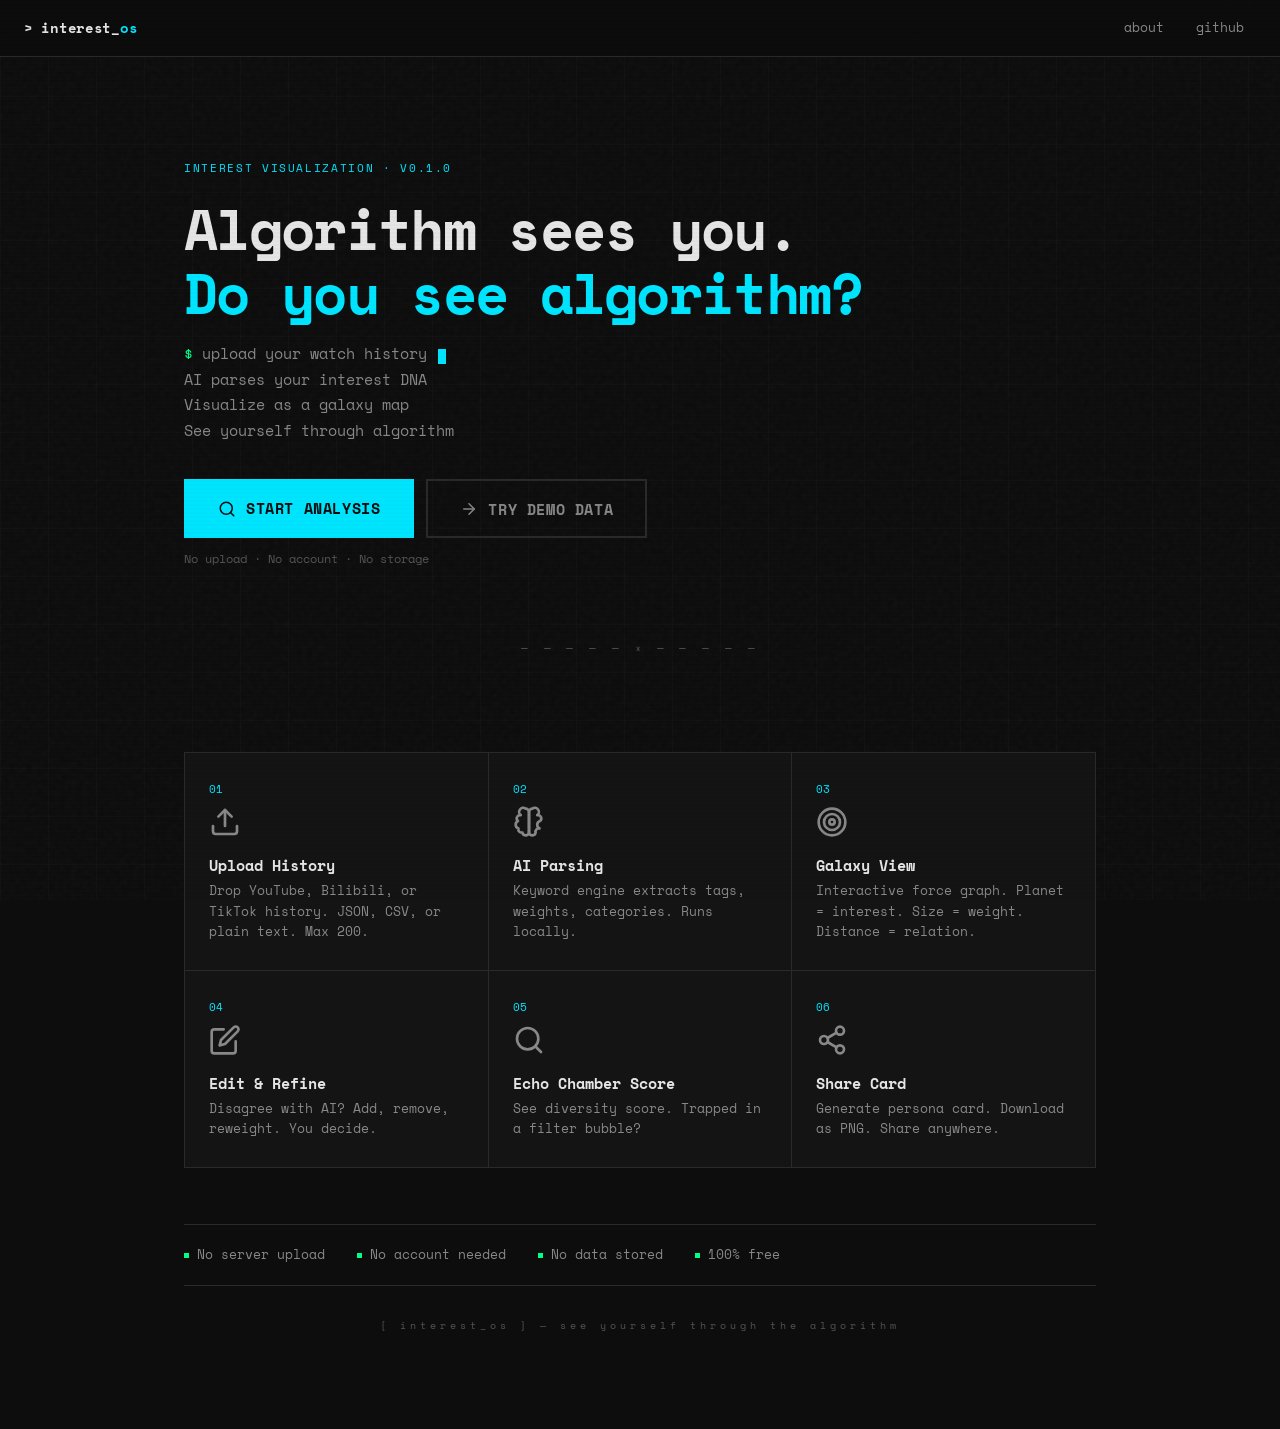
<file: index.html>
<!DOCTYPE html>
<html lang="zh-CN">
<head>
  <meta charset="UTF-8">
  <meta name="viewport" content="width=device-width, initial-scale=1.0">
  <title>Interest OS — ./see_yourself</title>
  <meta name="description" content="Upload your watch history. See the algorithm's portrait of you.">
  <meta property="og:title" content="Interest OS">
  <meta property="og:description" content="Algorithm sees you. Do you see algorithm?">
  <link rel="preconnect" href="https://fonts.googleapis.com">
  <link rel="preconnect" href="https://fonts.gstatic.com" crossorigin>
  <link href="https://fonts.googleapis.com/css2?family=Inter:wght@400;600&family=Space+Mono:wght@400;700&display=swap" rel="stylesheet">
  <link rel="stylesheet" href="css/custom-raw.css">
  <style>
  </style>
  <!-- Inline SVG Icons (no emoji) -->
  <svg style="display:none" aria-hidden="true">
    <symbol id="icon-upload" viewBox="0 0 24 24" fill="none" stroke="currentColor" stroke-width="2" stroke-linecap="round" stroke-linejoin="round">
      <path d="M21 15v4a2 2 0 01-2 2H5a2 2 0 01-2-2v-4"/><polyline points="17 8 12 3 7 8"/><line x1="12" y1="3" x2="12" y2="15"/>
    </symbol>
    <symbol id="icon-brain" viewBox="0 0 24 24" fill="none" stroke="currentColor" stroke-width="2" stroke-linecap="round" stroke-linejoin="round">
      <path d="M9.5 2A2.5 2.5 0 0112 4.5v15a2.5 2.5 0 01-4.96.44 2.5 2.5 0 01-2.96-3.08 3 3 0 01-.34-5.58 2.5 2.5 0 012.06-4.4A2.5 2.5 0 019.5 2z"/><path d="M14.5 2A2.5 2.5 0 0012 4.5v15a2.5 2.5 0 004.96.44 2.5 2.5 0 012.96-3.08 3 3 0 01.34-5.58 2.5 2.5 0 00-2.06-4.4A2.5 2.5 0 0014.5 2z"/>
    </symbol>
    <symbol id="icon-galaxy" viewBox="0 0 24 24" fill="none" stroke="currentColor" stroke-width="2" stroke-linecap="round" stroke-linejoin="round">
      <circle cx="12" cy="12" r="10"/><circle cx="12" cy="12" r="6"/><circle cx="12" cy="12" r="2"/>
    </symbol>
    <symbol id="icon-share" viewBox="0 0 24 24" fill="none" stroke="currentColor" stroke-width="2" stroke-linecap="round" stroke-linejoin="round">
      <circle cx="18" cy="5" r="3"/><circle cx="6" cy="12" r="3"/><circle cx="18" cy="19" r="3"/><line x1="8.59" y1="13.51" x2="15.42" y2="17.49"/><line x1="15.41" y1="6.51" x2="8.59" y2="10.49"/>
    </symbol>
    <symbol id="icon-search" viewBox="0 0 24 24" fill="none" stroke="currentColor" stroke-width="2" stroke-linecap="round" stroke-linejoin="round">
      <circle cx="11" cy="11" r="8"/><line x1="21" y1="21" x2="16.65" y2="16.65"/>
    </symbol>
    <symbol id="icon-lock" viewBox="0 0 24 24" fill="none" stroke="currentColor" stroke-width="2" stroke-linecap="round" stroke-linejoin="round">
      <rect x="3" y="11" width="18" height="11" rx="2" ry="2"/><path d="M7 11V7a5 5 0 0110 0v4"/>
    </symbol>
    <symbol id="icon-user-x" viewBox="0 0 24 24" fill="none" stroke="currentColor" stroke-width="2" stroke-linecap="round" stroke-linejoin="round">
      <path d="M16 21v-2a4 4 0 00-4-4H5a4 4 0 00-4-4v2"/><circle cx="8.5" cy="7" r="4"/><line x1="18" y1="8" x2="23" y2="13"/><line x1="23" y1="8" x2="18" y2="13"/>
    </symbol>
    <symbol id="icon-hard-drive" viewBox="0 0 24 24" fill="none" stroke="currentColor" stroke-width="2" stroke-linecap="round" stroke-linejoin="round">
      <line x1="22" y1="12" x2="2" y2="12"/><path d="M5.45 5.11L2 12v6a2 2 0 002 2h16a2 2 0 002-2v-6l-3.45-6.89A2 2 0 0016.76 4H7.24a2 2 0 00-1.79 1.11z"/><line x1="6" y1="16" x2="6.01" y2="16"/><line x1="10" y1="16" x2="10.01" y2="16"/>
    </symbol>
    <symbol id="icon-dollar" viewBox="0 0 24 24" fill="none" stroke="currentColor" stroke-width="2" stroke-linecap="round" stroke-linejoin="round">
      <line x1="12" y1="1" x2="12" y2="23"/><path d="M17 5H9.5a3.5 3.5 0 000 7h5a3.5 3.5 0 010 7H6"/>
    </symbol>
    <symbol id="icon-arrow-right" viewBox="0 0 24 24" fill="none" stroke="currentColor" stroke-width="2" stroke-linecap="round" stroke-linejoin="round">
      <line x1="5" y1="12" x2="19" y2="12"/><polyline points="12 5 19 12 12 19"/>
    </symbol>
    <symbol id="icon-edit" viewBox="0 0 24 24" fill="none" stroke="currentColor" stroke-width="2" stroke-linecap="round" stroke-linejoin="round">
      <path d="M11 4H4a2 2 0 00-2 2v14a2 2 0 002 2h14a2 2 0 002-2v-7"/><path d="M18.5 2.5a2.121 2.121 0 013 3L12 15l-4 1 1-4 9.5-9.5z"/>
    </symbol>
    <symbol id="icon-download" viewBox="0 0 24 24" fill="none" stroke="currentColor" stroke-width="2" stroke-linecap="round" stroke-linejoin="round">
      <path d="M14 2H6a2 2 0 00-2 2v16a2 2 0 002 2h12a2 2 0 002-2V8z"/><polyline points="14 2 14 8 20 8"/><line x1="12" y1="18" x2="12" y2="12"/><polyline points="9 15 12 18 15 15"/>
    </symbol>
  </svg>
</head>
<body>
  <div class="noise"></div>
  <div class="grid-bg"></div>

  <!-- Nav -->
  <nav class="nav">
    <a href="#" class="nav-brand">&gt; interest_<span>os</span></a>
    <div style="display:flex;align-items:center;gap:8px">
      <a href="#" class="nav-link" data-i18n="nav.about">关于</a>
      <a href="#" class="nav-link" data-i18n="nav.github">github</a>
    </div>
  </nav>

  <!-- Hero -->
  <main class="container">
    <section class="hero-section">
      <div class="hero-label" data-i18n="home.badge">兴趣画像可视化平台 · v0.1.0</div>
      <h1 class="hero-title">
        <span data-i18n="home.title1">算法认识你</span><br>
        <span class="highlight" data-i18n="home.title2">你认识算法吗？</span>
      </h1>
      <div class="terminal-prompt hero-byline">
        <span class="prompt">$</span> <span data-i18n="home.terminal1">上传你的观看记录</span>
        <span class="cursor"></span><br>
        <span style="color:var(--text-dim)" data-i18n="home.terminal2">AI 解析你的兴趣基因</span><br>
        <span style="color:var(--text-dim)" data-i18n="home.terminal3">星系图谱可视化呈现</span><br>
        <span style="color:var(--text-dim)" data-i18n="home.terminal4">看见算法眼中的自己</span>
      </div>

      <!-- CTA -->
      <div class="btn-wrap" style="display:flex;gap:12px;flex-wrap:wrap;margin-bottom:12px">
        <a href="upload.html" class="btn btn-primary btn-lg">
          <svg width="18" height="18"><use href="#icon-search"/></svg>
          <span data-i18n="home.cta1">开始分析</span>
        </a>
        <button id="demoBtn" class="btn btn-secondary btn-lg">
          <svg width="18" height="18"><use href="#icon-arrow-right"/></svg>
          <span data-i18n="home.cta2">先用演示数据体验</span>
        </button>
      </div>
      <p class="mono" style="font-size:0.75rem;color:var(--text-muted);margin-top:8px" data-i18n="home.privacy">
        No server upload · No account · No data storage
      </p>
    </section>

    <!-- ASCII Divider -->
    <div class="ascii-divider">
      &mdash; &mdash; &mdash; &mdash; &mdash;  &lowast;  &mdash; &mdash; &mdash; &mdash; &mdash;
    </div>

    <!-- Feature Grid -->
    <div class="feature-grid">
      <div class="feature-cell">
        <div class="feat-num">01</div>
        <svg class="feat-icon" width="32" height="32"><use href="#icon-upload"/></svg>
        <h3 data-i18n="feat1.title">上传观看记录</h3>
        <p data-i18n="feat1.desc">支持 YouTube、B站、TikTok 等平台。JSON、CSV 或纯文本，最多 200 条。</p>
      </div>
      <div class="feature-cell">
        <div class="feat-num">02</div>
        <svg class="feat-icon" width="32" height="32"><use href="#icon-brain"/></svg>
        <h3 data-i18n="feat2.title">AI 智能分析</h3>
        <p data-i18n="feat2.desc">关键词引擎提取兴趣标签、权重和分类。完全在浏览器本地运行。</p>
      </div>
      <div class="feature-cell">
        <div class="feat-num">03</div>
        <svg class="feat-icon" width="32" height="32"><use href="#icon-galaxy"/></svg>
        <h3 data-i18n="feat3.title">星系图谱</h3>
        <p data-i18n="feat3.desc">交互式力导向图。每颗星球 = 一个兴趣。大小 = 权重。距离 = 关联度。</p>
      </div>
      <div class="feature-cell">
        <div class="feat-num">04</div>
        <svg class="feat-icon" width="32" height="32"><use href="#icon-edit"/></svg>
        <h3 data-i18n="feat4.title">编辑与调整</h3>
        <p data-i18n="feat4.desc">不同意 AI 的判断？增删标签、调整权重。你说了算。</p>
      </div>
      <div class="feature-cell">
        <div class="feat-num">05</div>
        <svg class="feat-icon" width="32" height="32"><use href="#icon-search"/></svg>
        <h3 data-i18n="feat5.title">信息茧房指数</h3>
        <p data-i18n="feat5.desc">查看你的信息多样性。是否困在过滤气泡里？数据不会说谎。</p>
      </div>
      <div class="feature-cell">
        <div class="feat-num">06</div>
        <svg class="feat-icon" width="32" height="32"><use href="#icon-share"/></svg>
        <h3 data-i18n="feat6.title">分享数字人格</h3>
        <p data-i18n="feat6.desc">生成人格卡片。下载 PNG。发到朋友圈。让世界看到算法眼中的你。</p>
      </div>
    </div>

    <!-- Trust Strip -->
    <div class="trust-strip">
      <div class="trust-item">
        <span class="trust-dot"></span> <span data-i18n="trust.1">不上传服务器</span>
      </div>
      <div class="trust-item">
        <span class="trust-dot"></span> <span data-i18n="trust.2">不注册账号</span>
      </div>
      <div class="trust-item">
        <span class="trust-dot"></span> <span data-i18n="trust.3">不存储数据</span>
      </div>
      <div class="trust-item">
        <span class="trust-dot"></span> <span data-i18n="trust.4">完全免费</span>
      </div>
    </div>

    <!-- Footer -->
    <div class="ascii-divider" style="font-size:0.625rem">
      [ interest_os ] — <span data-i18n="footer">看见算法眼中的自己</span>
    </div>
  </main>

  <script src="data/demo.js"></script>
  <script src="js/utils.js"></script>
  <script src="js/keywords.js"></script>
  <script src="js/personas.js"></script>
  <script src="js/router.js"></script>
  <script src="js/i18n.js?v=5"></script>
  <script>
    document.getElementById('demoBtn').addEventListener('click', function() {
      var span = this.querySelector('span[data-i18n]');
      if (span) span.textContent = INTEREST_OS.i18n.t('misc.loading');
      this.disabled = true;
      INTEREST_OS.router.loadDemo().then(function(demo) {
        if (demo) { INTEREST_OS.router.setData(demo); window.location.href = 'graph-raw.html'; }
        else { alert('Demo data failed to load.'); this.disabled = false; }
      });
    });
  </script>
</body>
</html>
</file>
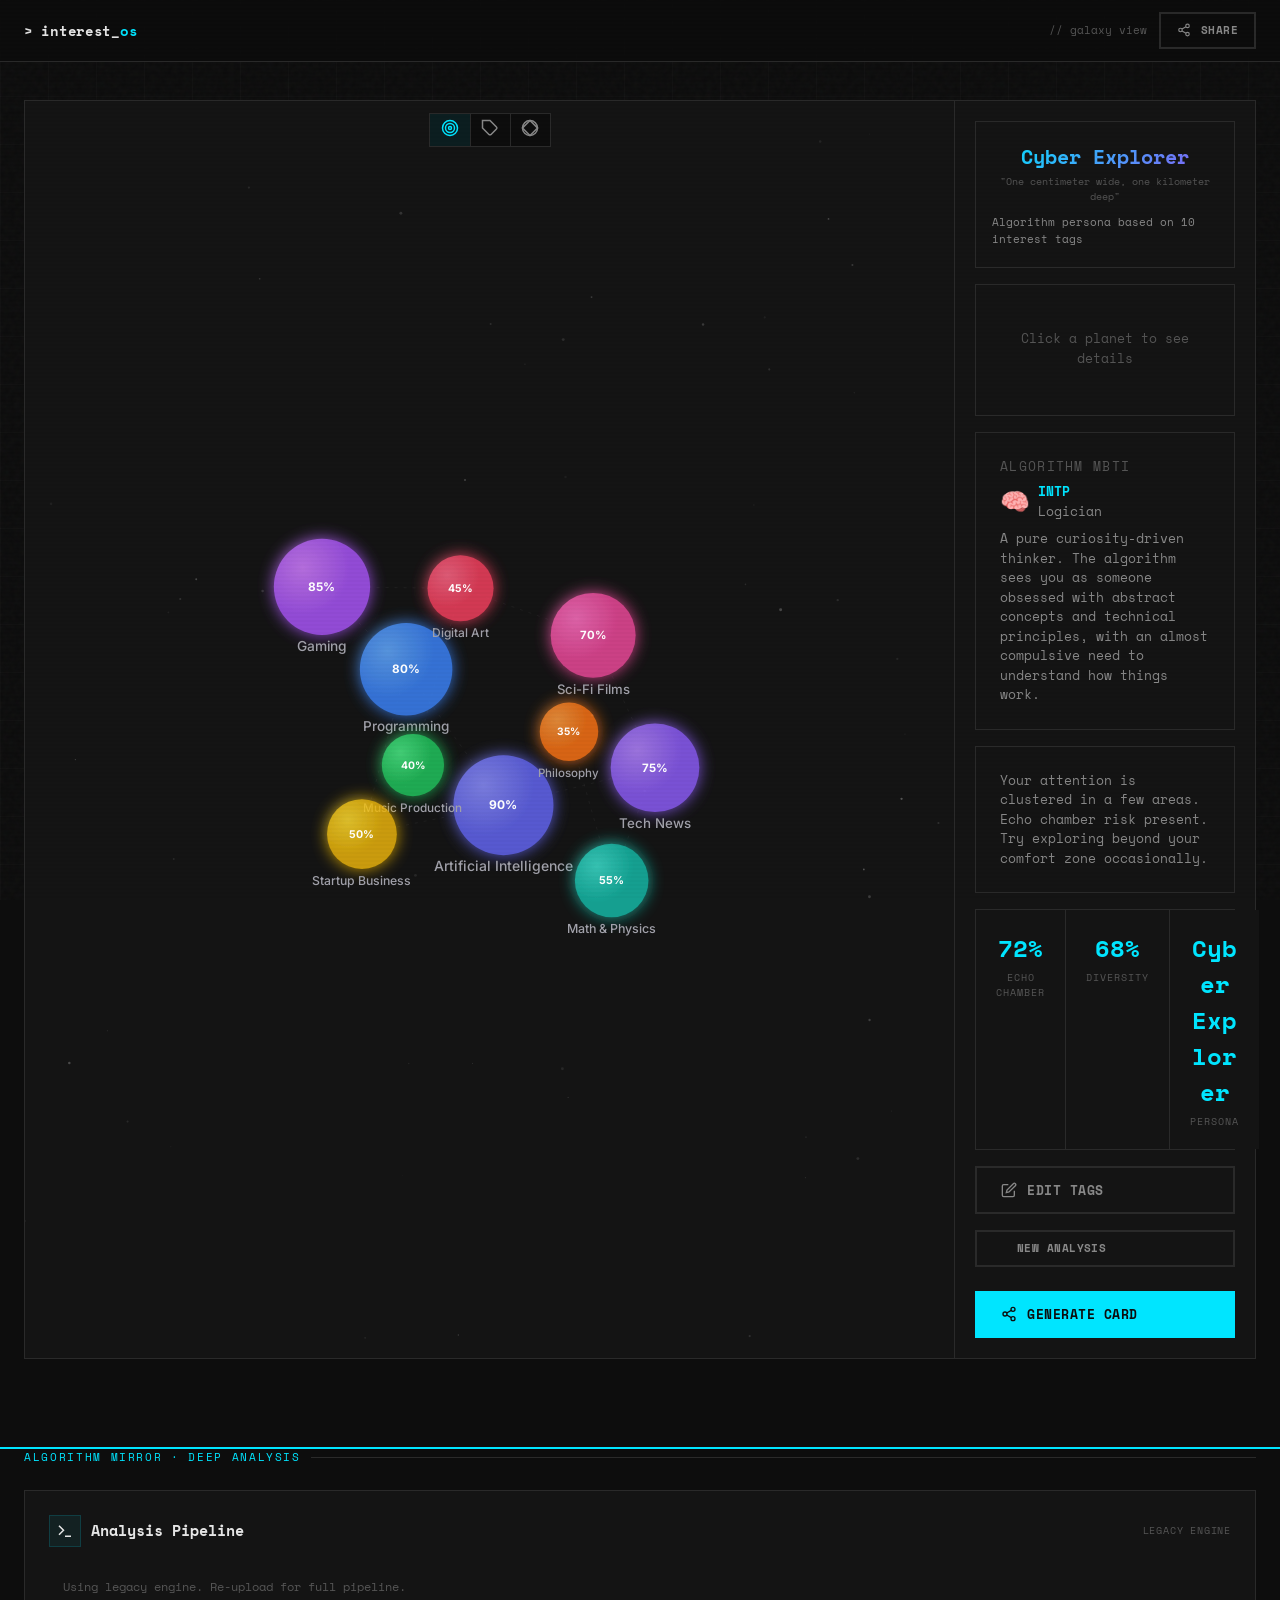
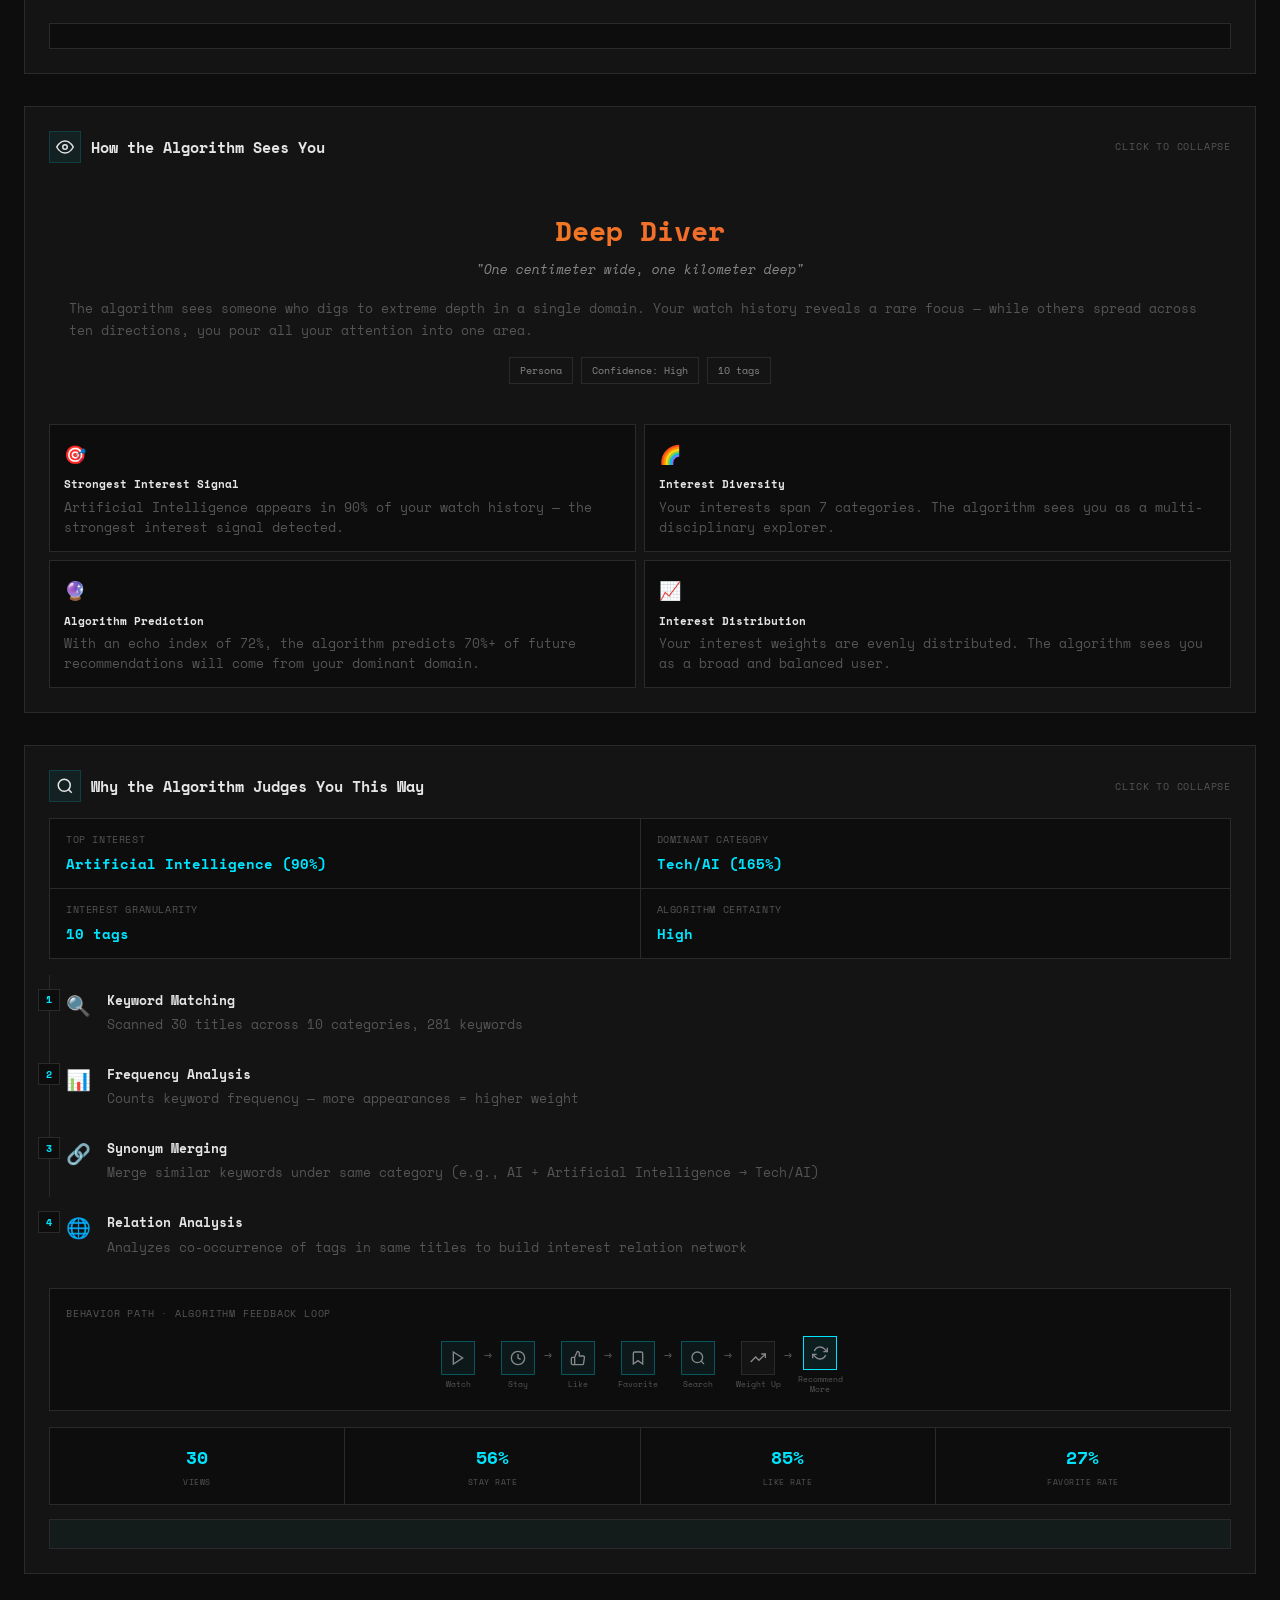
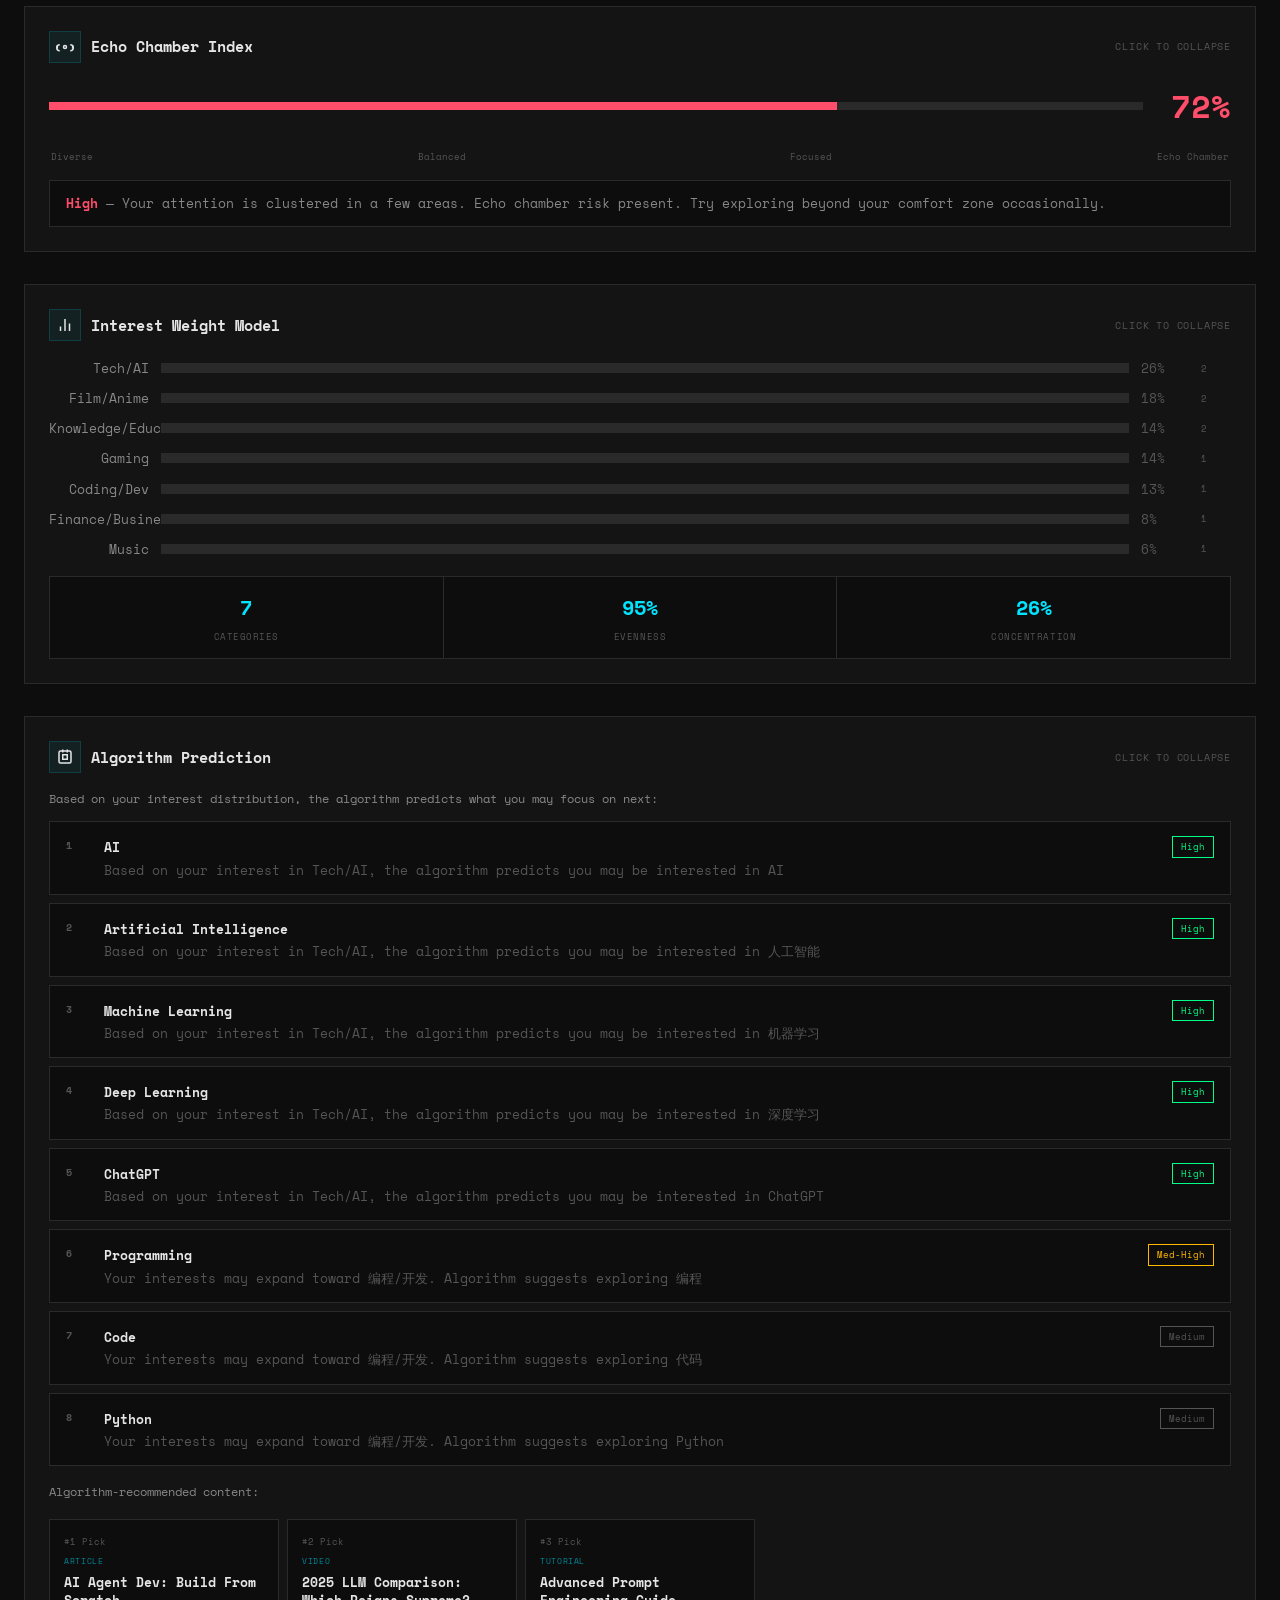
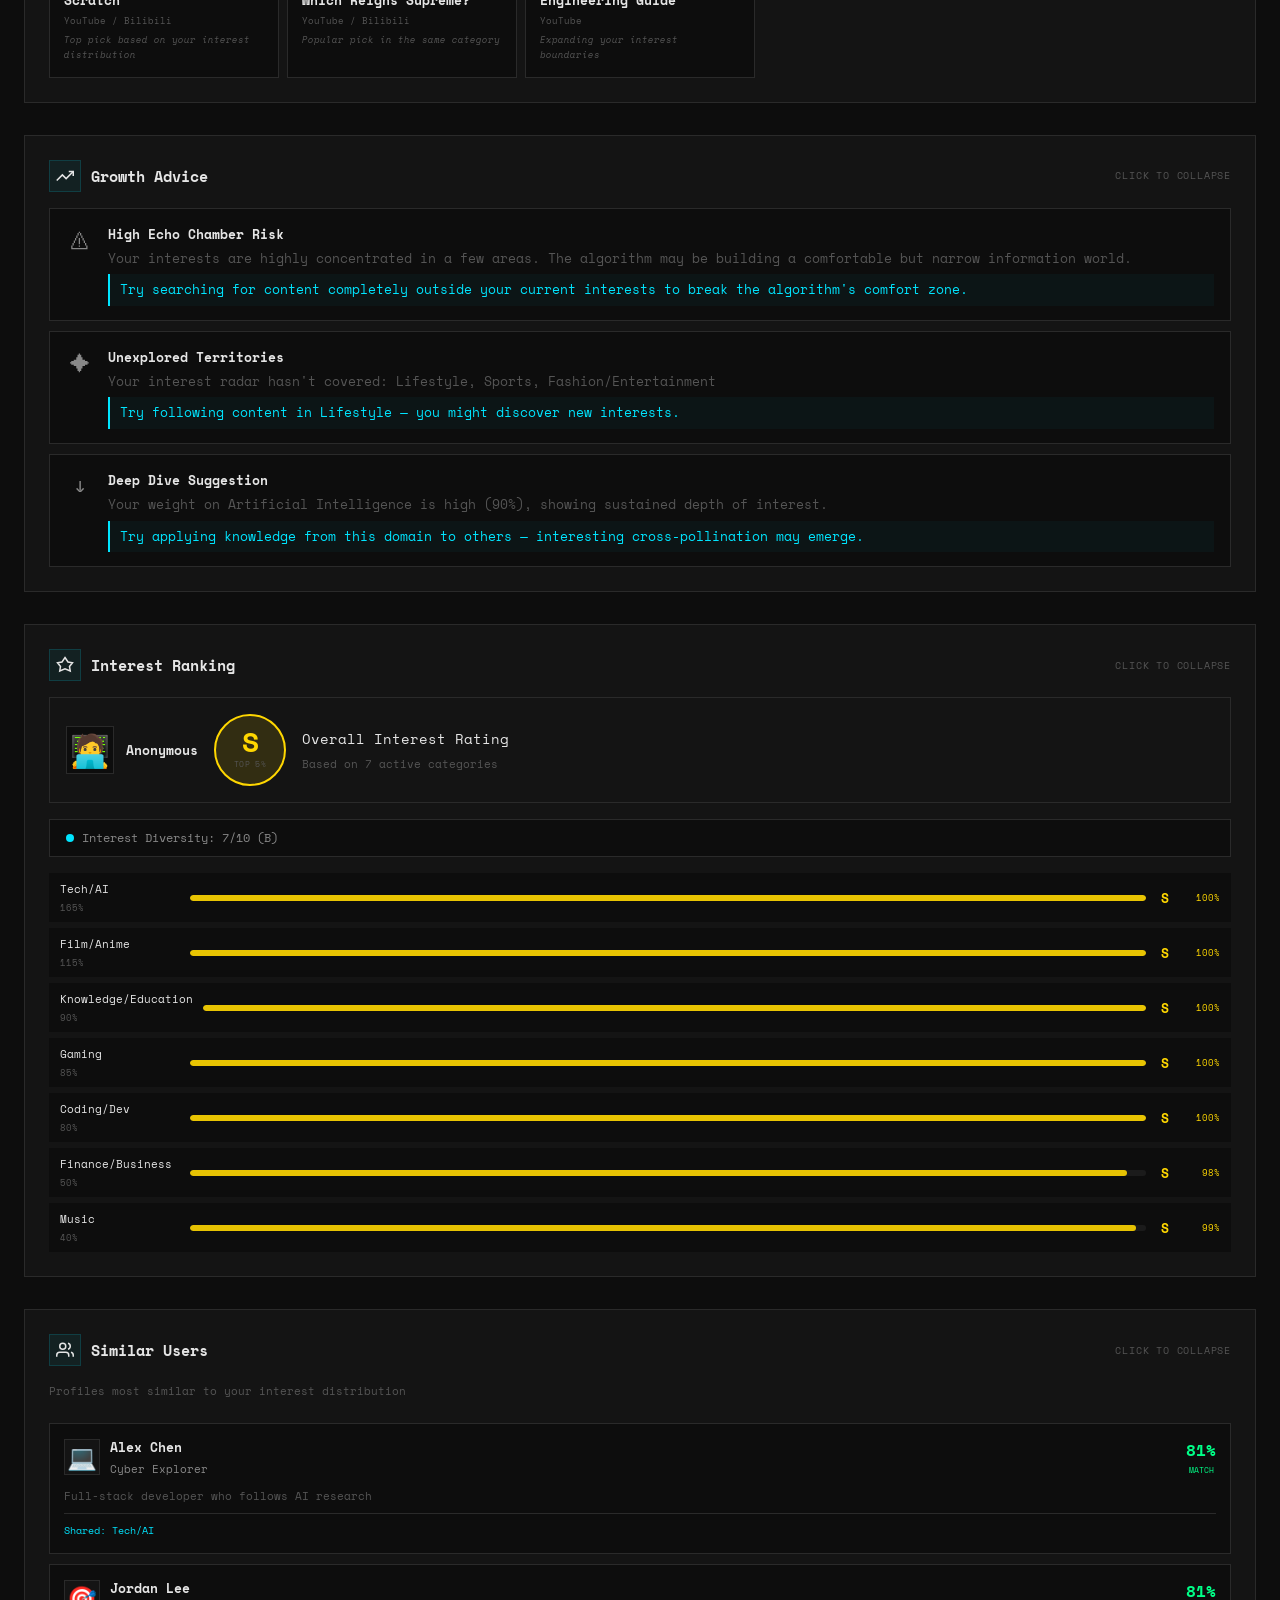
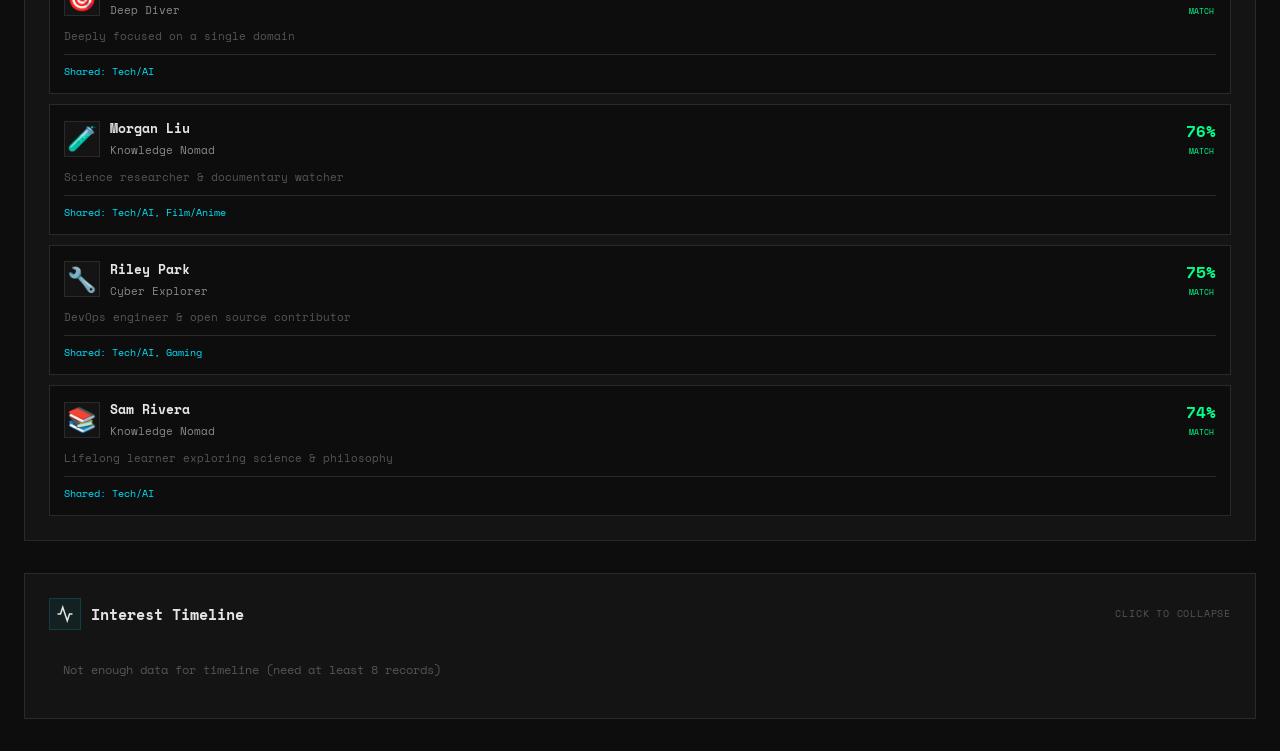
<file: analyze-raw.html>
<!DOCTYPE html>
<html lang="zh-CN">
<head>
  <meta charset="UTF-8">
  <meta name="viewport" content="width=device-width, initial-scale=1.0">
  <title>Analyzing — Interest OS</title>
  <link href="https://fonts.googleapis.com/css2?family=Inter:wght@400;600&family=Space+Mono:wght@400;700&display=swap" rel="stylesheet">
  <link rel="stylesheet" href="css/custom-raw.css">
  <link rel="icon" href="data:image/svg+xml,<svg xmlns='http://www.w3.org/2000/svg' viewBox='0 0 32 32'><rect width='32' height='32' rx='4' fill='%230D0D0D'/><text x='6' y='22' font-size='18' font-weight='bold' fill='%2300E5FF' font-family='monospace'>IO</text></svg>">
  <style>
    .analyze-wrap {
      display: flex; flex-direction: column; align-items: center;
      justify-content: center; min-height: 80vh; text-align: center;
    }
    .ring-container {
      position: relative; width: 200px; height: 200px; margin-bottom: 40px;
    }
    .ring {
      position: absolute; inset: 0;
      border: 1px solid var(--border);
      animation: spin 8s linear infinite;
    }
    .ring:nth-child(2) {
      inset: 20px; animation-duration: 6s; animation-direction: reverse;
    }
    .ring:nth-child(3) {
      inset: 40px; animation-duration: 4s;
    }
    .ring-center {
      position: absolute; inset: 0; display: flex; align-items: center; justify-content: center;
    }
    .ring-dot {
      width: 20px; height: 20px; background: var(--accent);
      animation: pulse 1.5s ease-in-out infinite;
    }
    @keyframes spin { to { transform: rotate(360deg); } }
    @keyframes pulse { 0%,100% { opacity: 0.4; transform: scale(0.8); } 50% { opacity: 1; transform: scale(1.1); } }

    .tag-reveal {
      font-family: var(--font-mono);
      font-size: 1.25rem; font-weight: 700;
      color: var(--accent);
      min-height: 2rem; margin-bottom: 16px;
      opacity: 0; transform: translateY(8px);
      transition: all 0.3s ease;
    }
    .tag-reveal.show { opacity: 1; transform: translateY(0); }

    .progress-wrap {
      width: 260px; height: 2px;
      background: var(--border);
      margin: 0 auto;
    }
    .progress-bar {
      height: 100%; background: var(--accent);
      transition: width 0.4s ease;
      width: 0%;
    }
    .status-text {
      font-family: var(--font-mono);
      font-size: 0.75rem; color: var(--text-muted);
      margin-top: 12px; min-height: 1.2rem;
    }
  </style>
</head>
<body>
  <div class="noise"></div>
  <div class="grid-bg"></div>

  <main class="container">
    <div class="analyze-wrap">
      <div class="ring-container">
        <div class="ring"></div>
        <div class="ring"></div>
        <div class="ring"></div>
        <div class="ring-center"><div class="ring-dot"></div></div>
      </div>

      <div class="tag-reveal" id="tagReveal">Initializing...</div>

      <div class="progress-wrap">
        <div class="progress-bar" id="progressBar"></div>
      </div>

      <p class="status-text" id="statusText" data-i18n="analyze.status_init">Initializing engine...</p>
    </div>
  </main>

  <script src="data/demo.js"></script>
  <script src="js/utils.js?v=5"></script>
  <script src="js/keywords.js?v=5"></script>
  <script src="js/personas.js?v=5"></script>
  <script src="js/router.js?v=5"></script>
  <script src="js/i18n.js?v=5"></script>
  <script>
    var profile = INTEREST_OS.router.getData();
    if (!profile || !profile.tags || profile.tags.length === 0) {
      INTEREST_OS.router.loadDemo().then(function(d) {
        if (d) { INTEREST_OS.router.setData(d); location.href = 'graph-raw.html'; }
      });
    } else {
      runAnimation(profile);
    }

    function runAnimation(profile) {
      var tags = profile.tags || [];
      var steps = [
        { key: 'analyze.status_parse', tags: tags.slice(0, 3) },
        { key: 'analyze.status_weight', tags: tags.slice(0, 5) },
        { key: 'analyze.status_relation', tags: tags.slice(0, 7) },
        { key: 'analyze.status_echo', tags: [] },
        { key: 'analyze.status_persona', tags: [] },
        { key: 'analyze.status_galaxy', tags: [] }
      ];

      var bar = document.getElementById('progressBar');
      var tagEl = document.getElementById('tagReveal');
      var statusEl = document.getElementById('statusText');
      var i = 0;
      var total = steps.length;
      var duration = 3500;
      var stepTime = duration / total;

      function next() {
        if (i >= total) {
          bar.style.width = '100%';
          tagEl.textContent = INTEREST_OS.i18n.t('analyze.done');
          tagEl.classList.add('show');
          statusEl.textContent = INTEREST_OS.i18n.t('analyze.redirect');
          setTimeout(function() { window.location.href = 'graph-raw.html'; }, 1000);
          return;
        }

        bar.style.width = ((i + 1) / total * 100) + '%';
        statusEl.textContent = INTEREST_OS.i18n.t(steps[i].key);

        var showTags = steps[i].tags;
        if (showTags.length > 0) {
          tagEl.classList.remove('show');
          setTimeout(function() {
            tagEl.textContent = showTags.map(function(t) { return t.name; }).join(' · ');
            tagEl.classList.add('show');
          }, 150);
        }

        i++;
        setTimeout(next, stepTime);
      }

      setTimeout(next, 300);
    }
  </script>
</body>
</html>
</file>
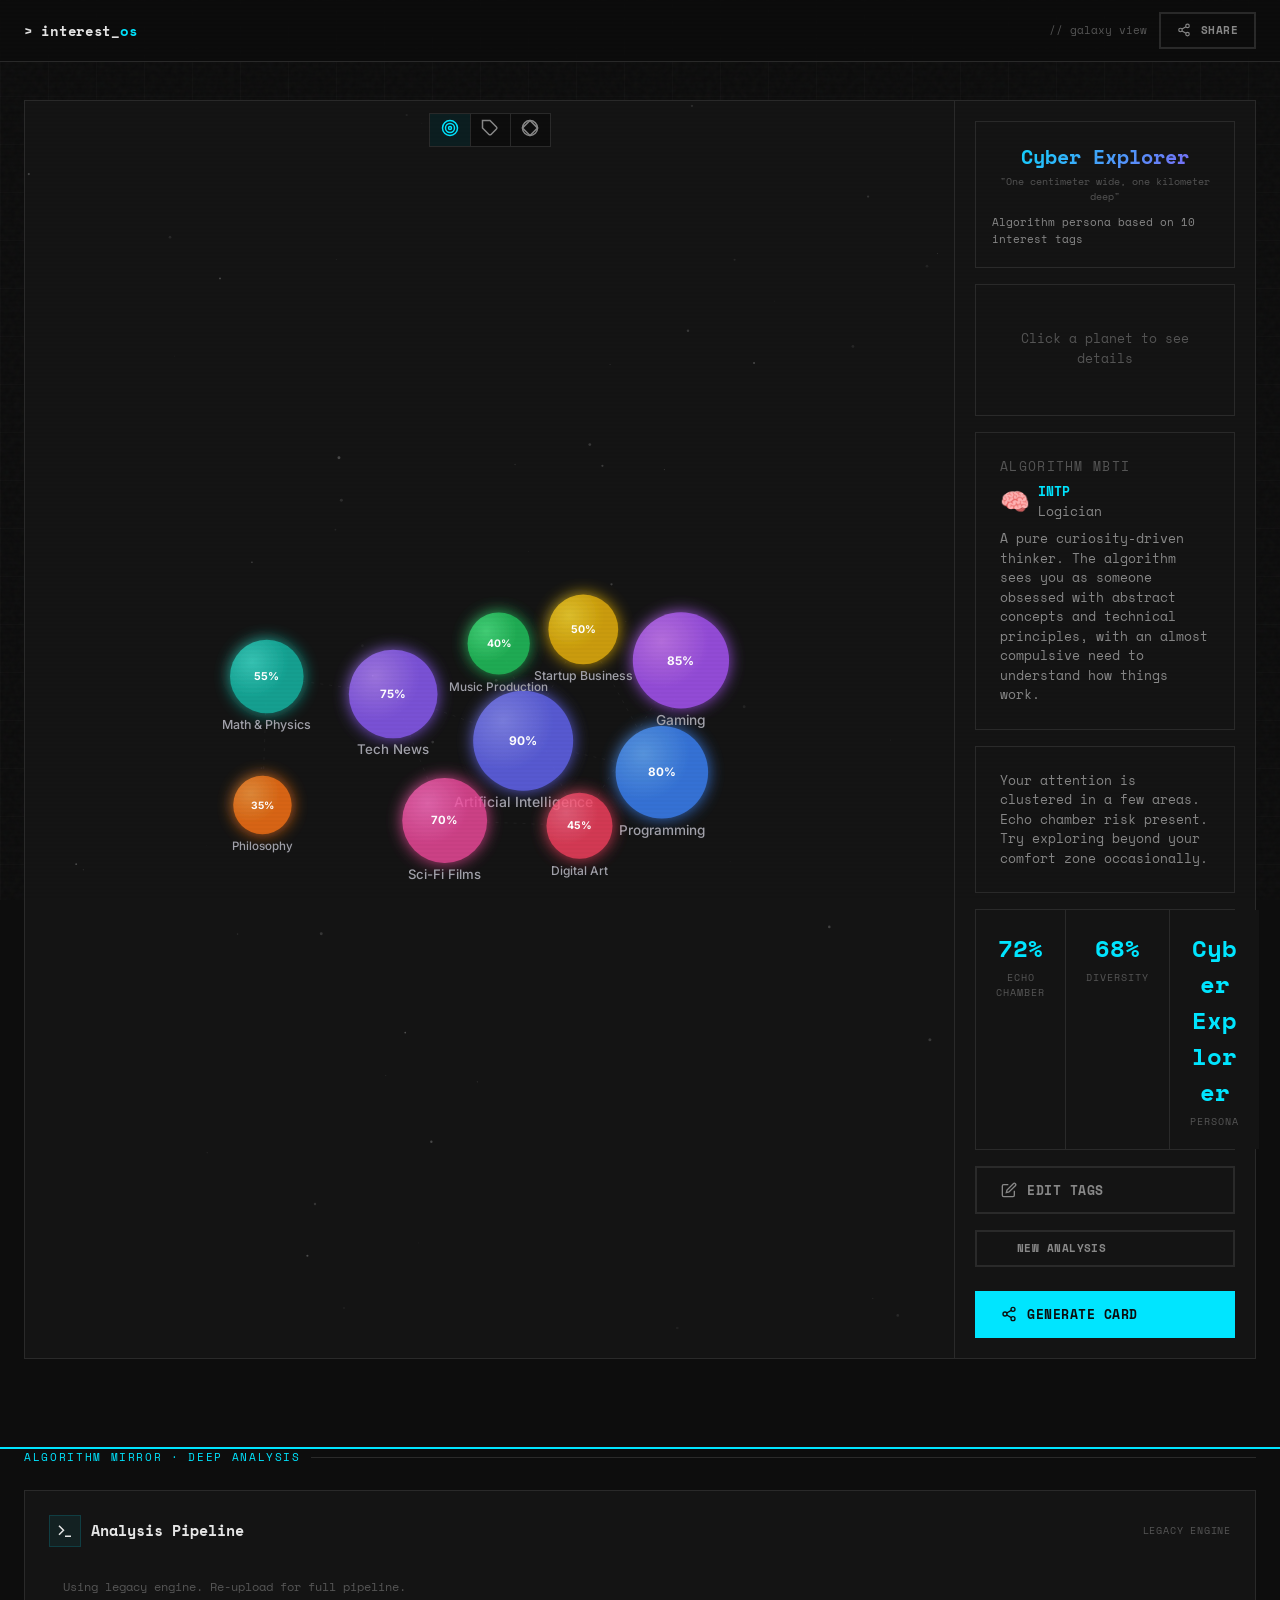
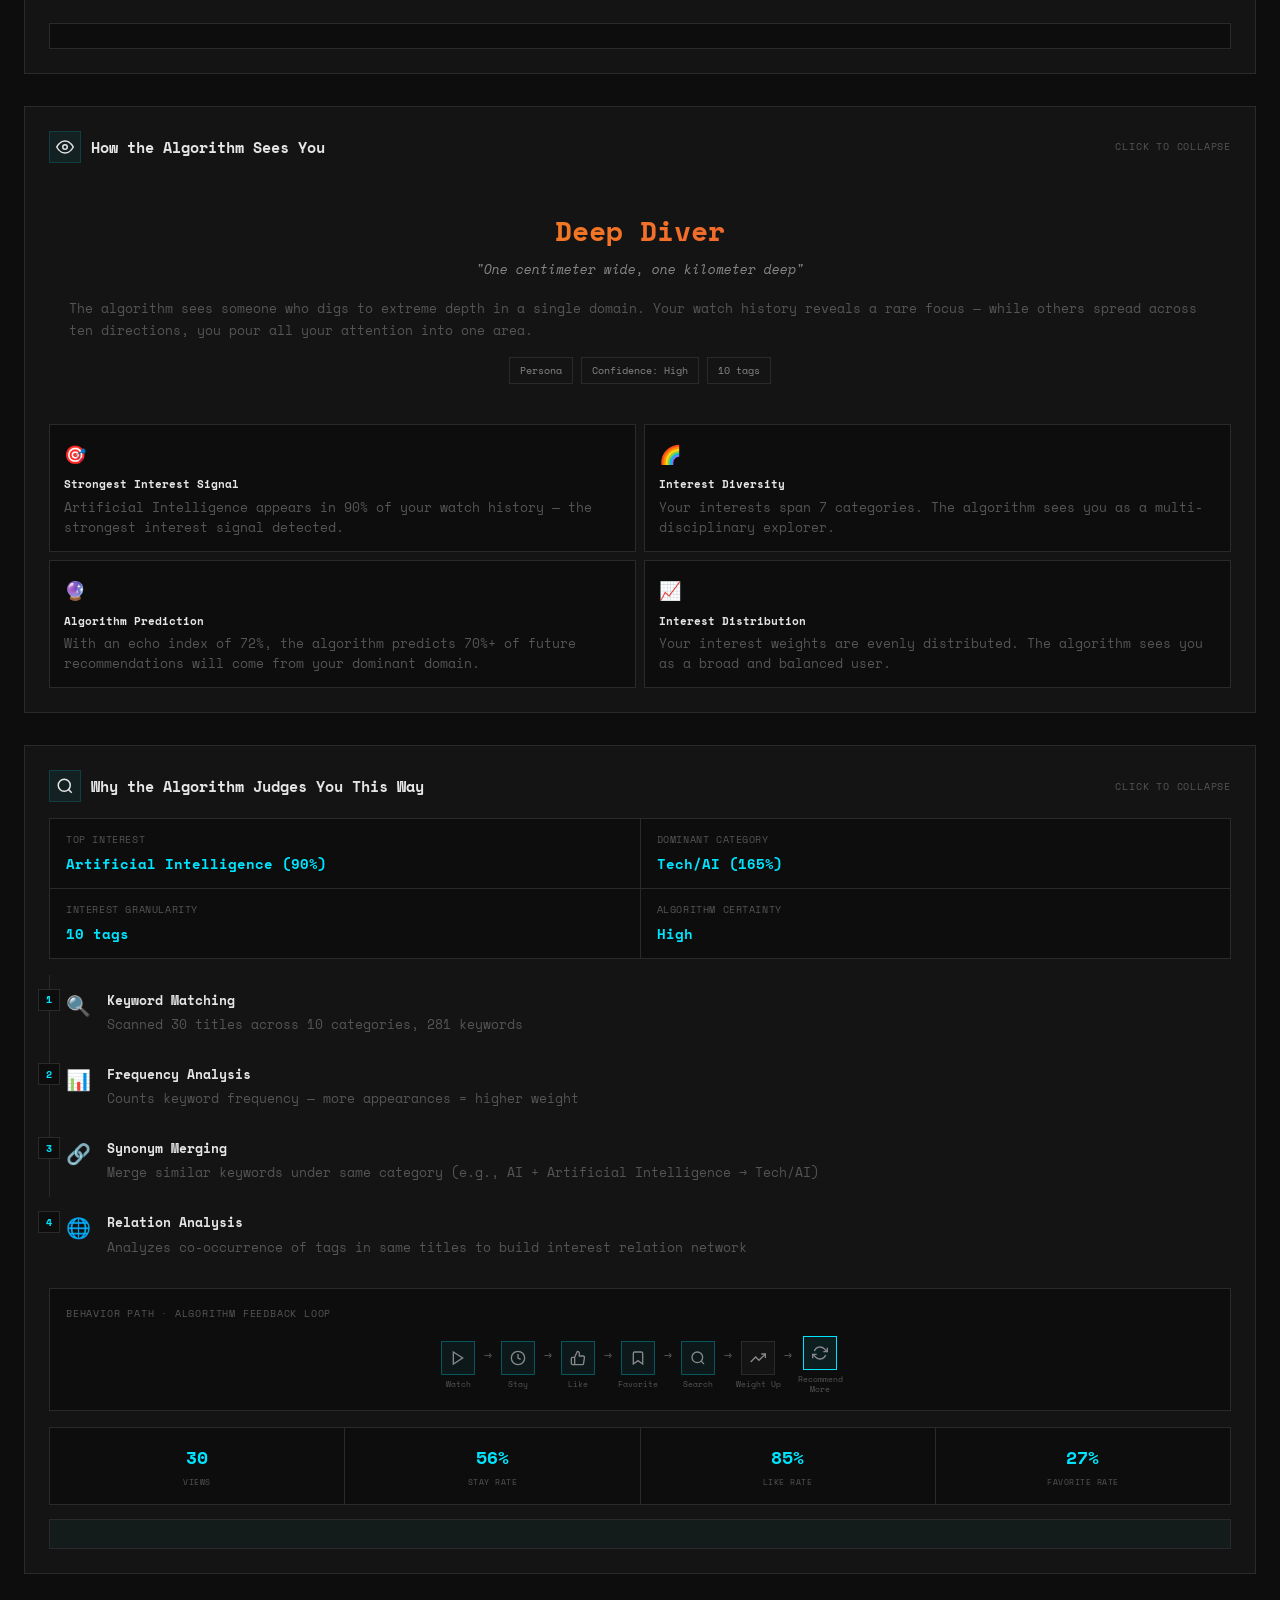
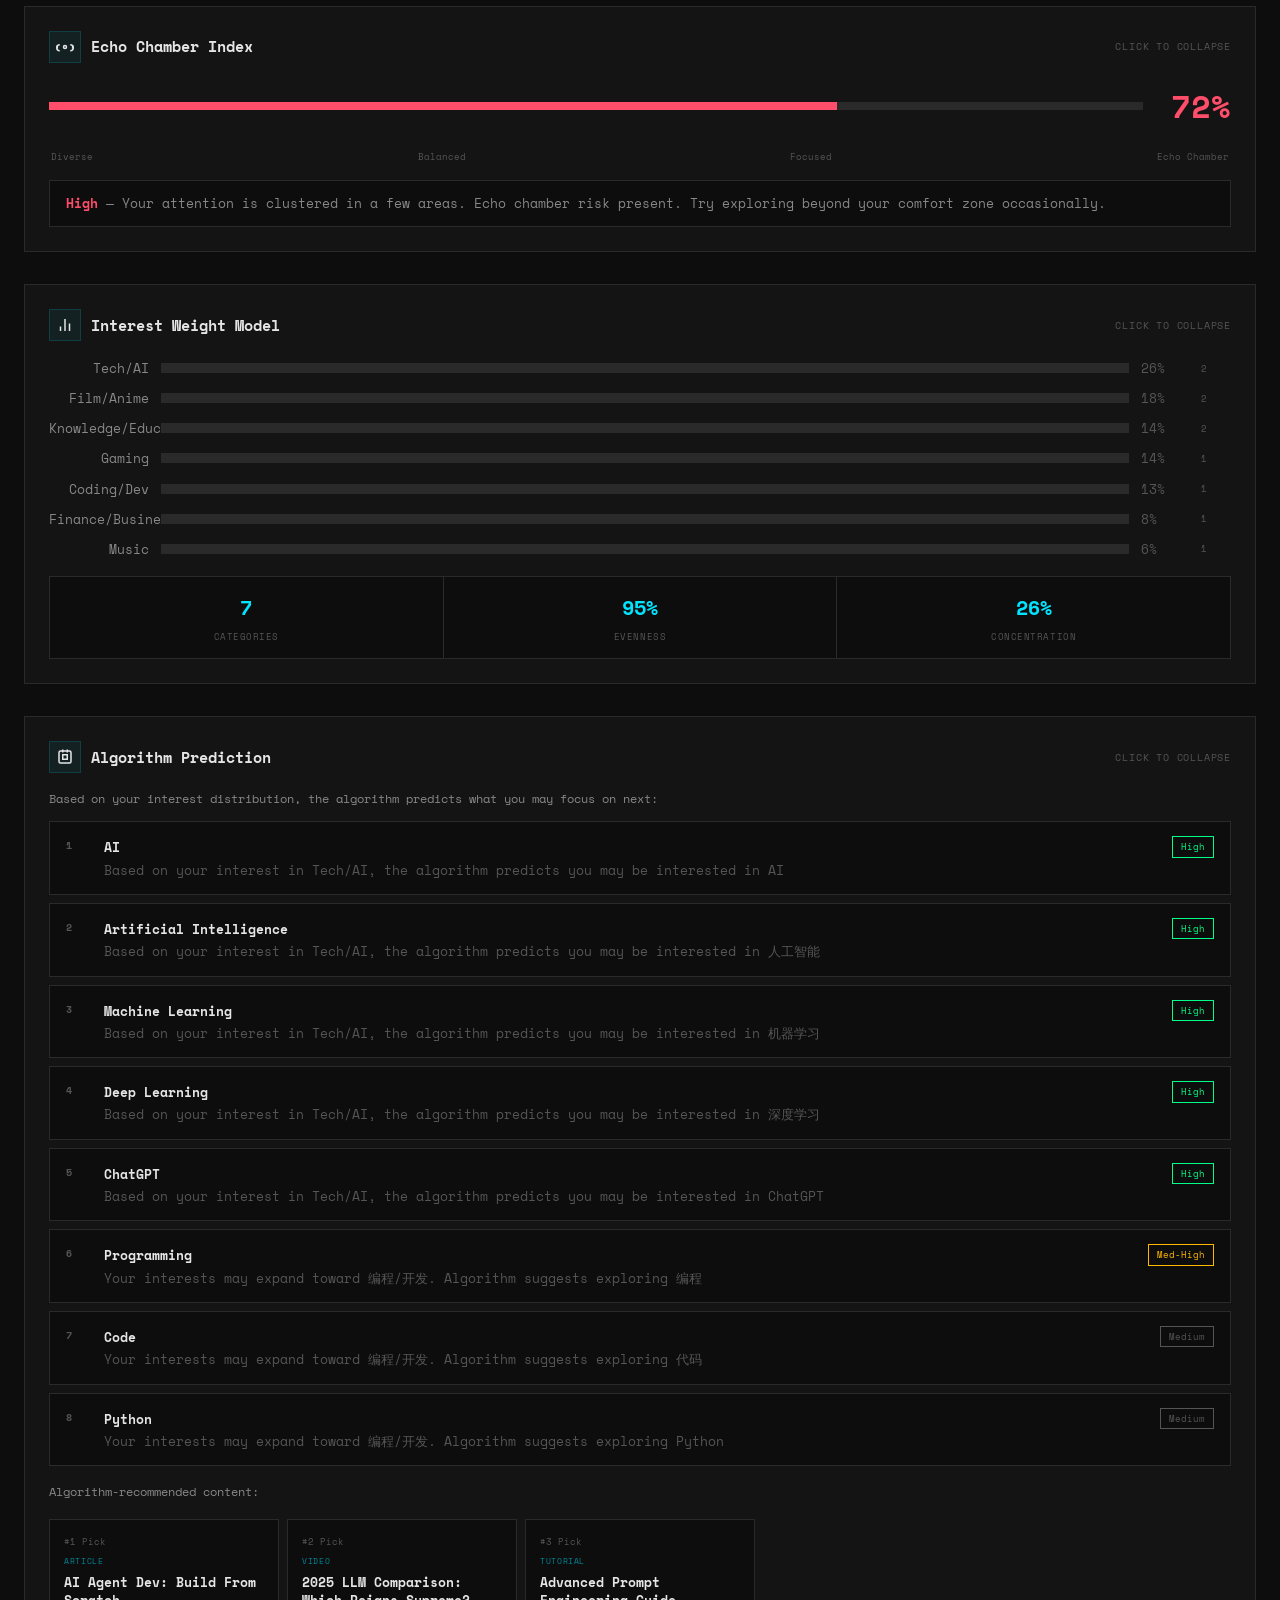
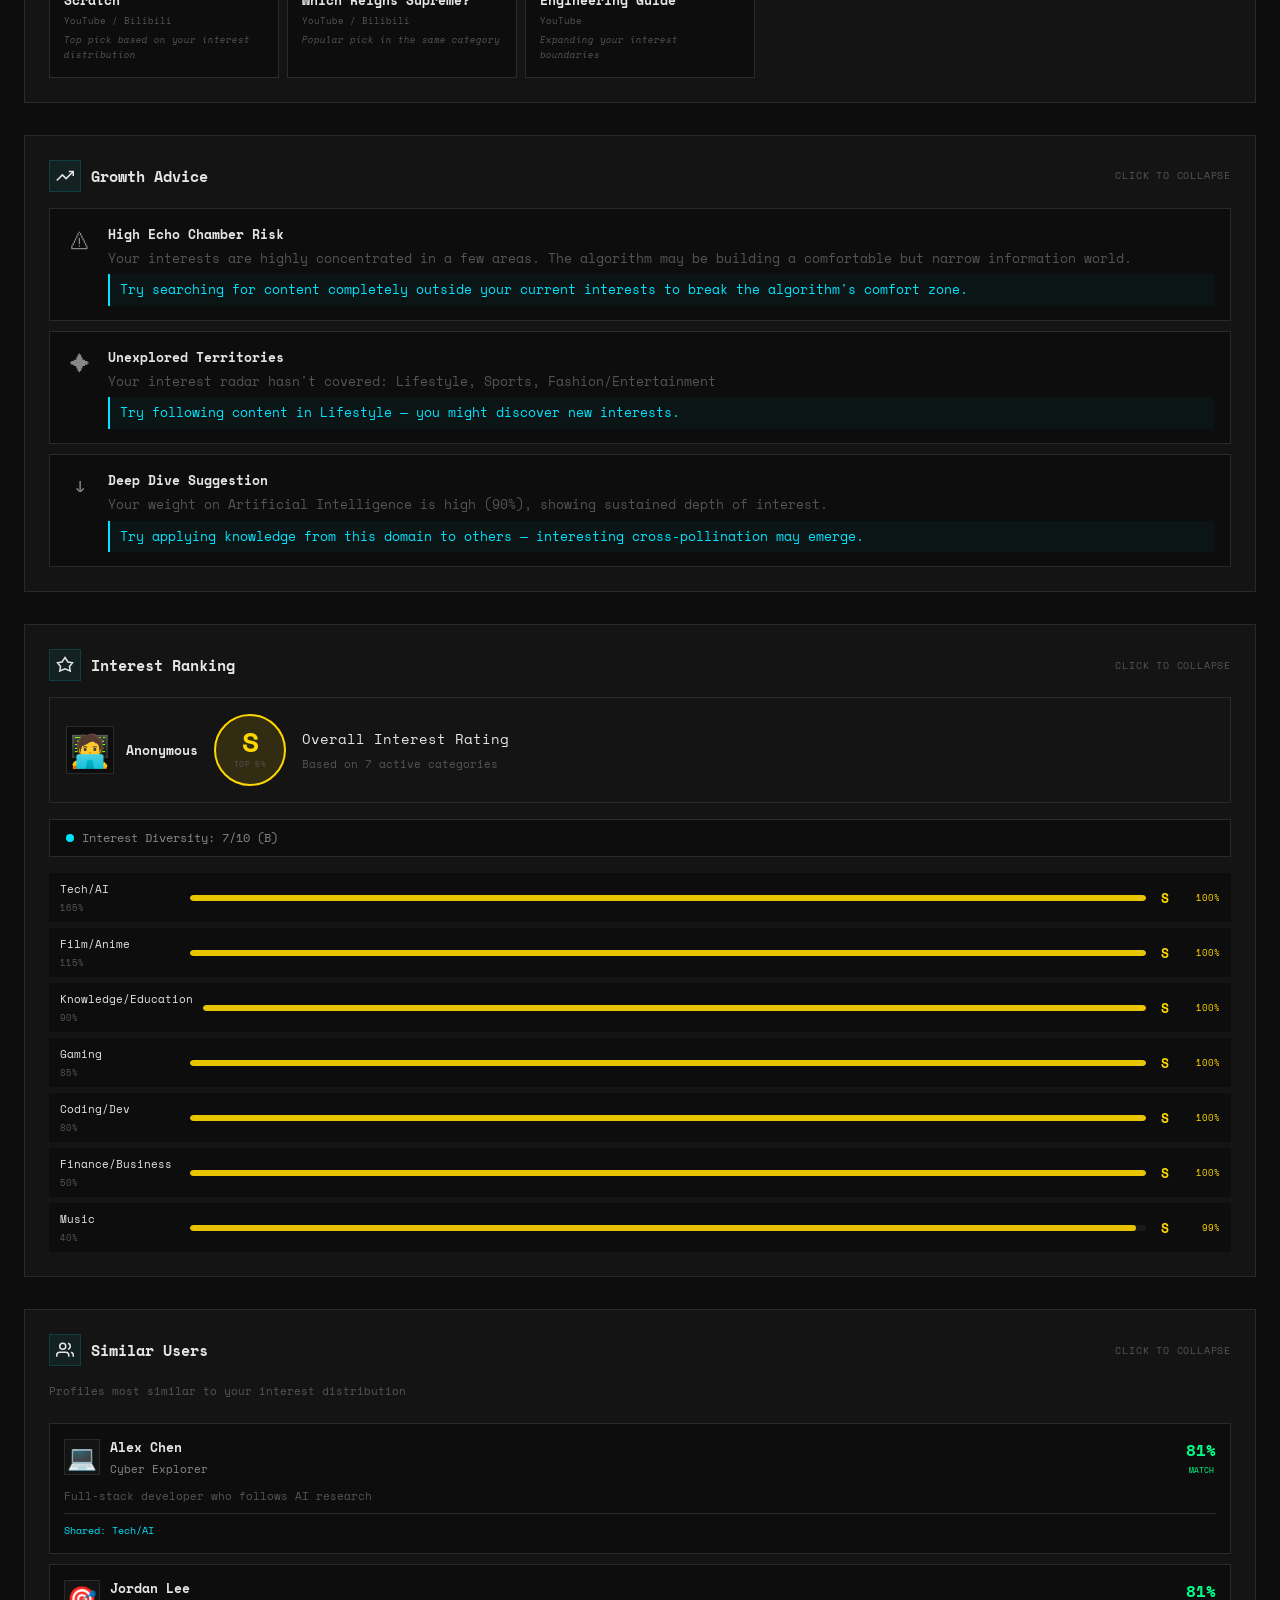
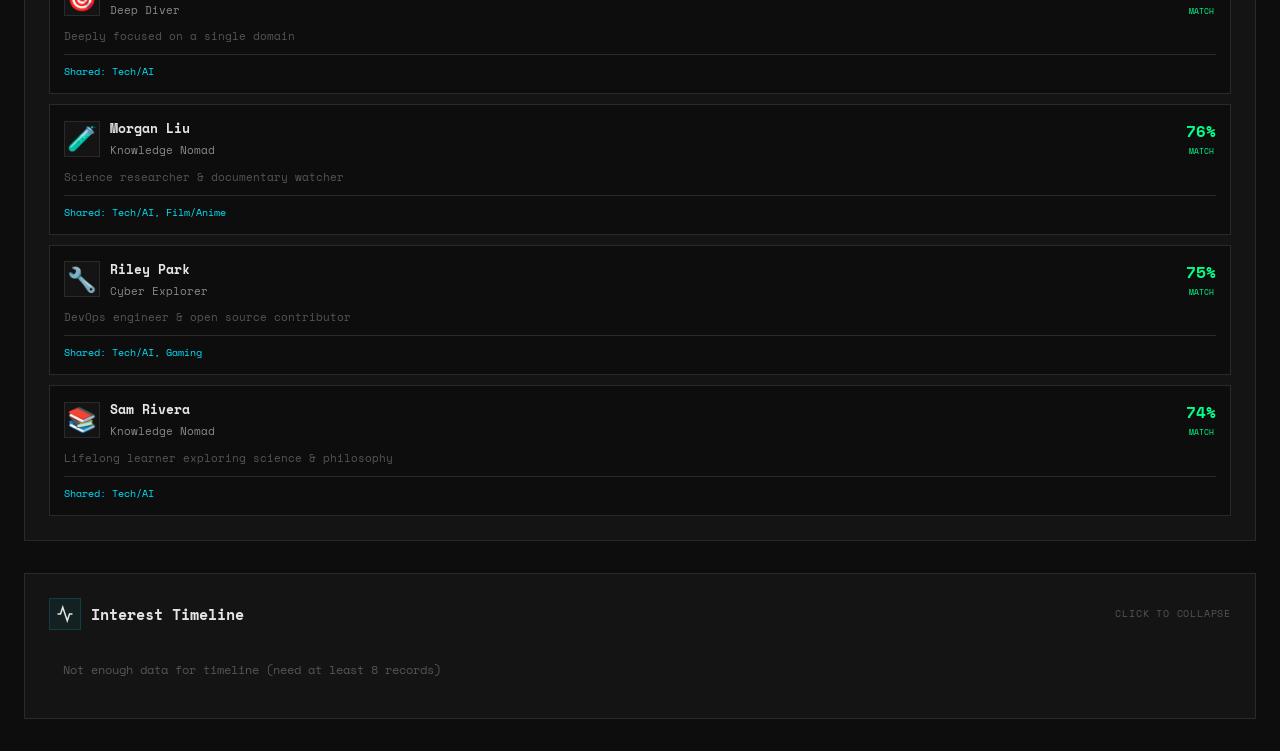
<file: graph-raw.html>
<!DOCTYPE html>
<html lang="zh-CN">
<head>
  <meta charset="UTF-8">
  <meta name="viewport" content="width=device-width, initial-scale=1.0">
  <title>Galaxy — Interest OS</title>
  <script src="lib/d3.min.js"></script>
  <script src="lib/chart.min.js"></script>
  <link href="https://fonts.googleapis.com/css2?family=Inter:wght@400;600&family=Space+Mono:wght@400;700&display=swap" rel="stylesheet">
  <link rel="stylesheet" href="css/custom-raw.css">
  <link rel="icon" href="data:image/svg+xml,<svg xmlns='http://www.w3.org/2000/svg' viewBox='0 0 32 32'><rect width='32' height='32' rx='4' fill='%230D0D0D'/><text x='6' y='22' font-size='18' font-weight='bold' fill='%2300E5FF' font-family='monospace'>IO</text></svg>">
  <style>
  </style>
</head>
<body>
  <div class="noise"></div>
  <div class="grid-bg"></div>

  <nav class="nav">
    <a href="index.html" class="nav-brand">&gt; interest_<span>os</span></a>
    <div style="display:flex;align-items:center;gap:12px">
      <span class="mono" style="font-size:0.6875rem;color:var(--text-muted)">// galaxy view</span>
      <a href="share-raw.html" class="btn btn-secondary btn-sm">
        <svg width="14" height="14"><use href="#icon-share"/></svg> <span data-i18n="nav.share">Share</span>
      </a>
    </div>
  </nav>

  <main class="container" style="max-width:1280px">
    <div class="graph-grid">
      <div class="graph-canvas" id="graphMain">
        <div class="view-switch">
          <button class="active" data-view="galaxy"><svg width="18" height="18"><use href="#icon-galaxy"/></svg></button>
          <button data-view="tagcloud"><svg width="18" height="18"><use href="#icon-tag"/></svg></button>
          <button data-view="radar"><svg width="18" height="18"><use href="#icon-radar"/></svg></button>
        </div>
        <div id="vizContainer" style="width:100%;height:100%;min-height:500px"></div>
      </div>

      <div class="graph-side">
        <div class="persona-mini" id="personaMini">
          <div class="persona-mini-name" id="personaMiniName" style="background:linear-gradient(135deg,var(--accent),#8B5CF6);-webkit-background-clip:text;-webkit-text-fill-color:transparent">--</div>
          <div class="persona-mini-tagline" id="personaMiniTagline">--</div>
          <div class="persona-mini-detail" id="personaMiniDesc"></div>
        </div>
        <div class="card" id="tagDetail" style="flex:1;overflow-y:auto;max-height:360px">
          <p class="mono" style="font-size:0.75rem;color:var(--text-muted);text-align:center;padding:20px 0" data-i18n="graph.tag_placeholder">Click a planet to see details</p>
        </div>

        <div class="card" id="mbtiCard">
          <div class="mono" style="font-size:0.625rem;color:var(--text-muted);text-transform:uppercase;letter-spacing:0.1em;margin-bottom:6px" data-i18n="graph.mbti_label">Algorithm MBTI</div>
          <div style="display:flex;align-items:center;gap:8px">
            <span id="mbtiEmoji" style="font-size:1.5rem">--</span>
            <div>
              <div id="mbtiCode" class="mono" style="font-size:1.125rem;font-weight:700;color:var(--accent)">----</div>
              <div id="mbtiName" class="mono" style="font-size:0.75rem;color:var(--text-dim)">--</div>
            </div>
          </div>
          <p id="mbtiDesc" class="mono" style="font-size:0.6875rem;color:var(--text-dim);margin-top:8px;line-height:1.5"></p>
        </div>

        <div class="card" id="echoInsight" style="font-size:0.6875rem;color:var(--text-dim);line-height:1.5;font-family:var(--font-mono)"></div>

        <div class="stats-row">
          <div class="stat-cell">
            <div class="stat-val" id="echoIndex">--</div>
            <div class="stat-lbl" data-i18n="graph.echo">Echo Chamber</div>
          </div>
          <div class="stat-cell">
            <div class="stat-val" id="diversityScore">--</div>
            <div class="stat-lbl" data-i18n="graph.diversity">Diversity</div>
          </div>
          <div class="stat-cell">
            <div class="stat-val" id="personaName">--</div>
            <div class="stat-lbl" data-i18n="graph.persona">Persona</div>
          </div>
        </div>

        <button id="editBtn" class="btn btn-secondary" style="width:100%">
          <svg width="16" height="16"><use href="#icon-edit"/></svg> <span data-i18n="graph.edit_btn">Edit Tags</span>
        </button>
        <a href="upload.html" class="btn btn-secondary btn-sm" style="width:100%;margin-bottom:8px"><svg width="14" height="14"><use href="#icon-upload"/></svg> <span data-i18n="graph.new_analysis">New Analysis</span></a>
<a href="share-raw.html" class="btn btn-primary" style="width:100%">
          <svg width="16" height="16"><use href="#icon-share"/></svg> <span data-i18n="graph.share_btn">Generate Card</span>
        </a>
      </div>
    </div>
  </main>

  <!-- === ALGORITHM MIRROR — INSIGHT DRAWER === -->
  <div class="insight-drawer" id="insightDrawer" style="max-width:1280px;margin-left:auto;margin-right:auto;padding:0 24px">

    <div class="insight-drawer-title" data-i18n="graph.mirror_title">ALGORITHM MIRROR · Deep Analysis</div>

    <!-- 0. Pipeline Chain -->
    <div class="insight-section" id="sectionPipeline">
      <div class="insight-section-header" onclick="this.parentElement.classList.toggle('collapsed')">
        <span class="insight-section-icon"><svg width="18" height="18" viewBox="0 0 24 24" fill="none" stroke="currentColor" stroke-width="2"><polyline points="4 17 10 11 4 5"/><line x1="12" y1="19" x2="20" y2="19"/></svg></span>
        <span class="insight-section-title" data-i18n="graph.pipeline_title">Analysis Pipeline</span>
        <span class="insight-section-sub" id="pipelineStatus"></span>
      </div>
      <div class="insight-section-body">
        <div id="pipelineChain" class="pipeline-chain"></div>
        <div id="pipelineSummary" class="pipeline-summary" style="margin-top:12px;padding:12px 16px;border:1px solid var(--border);background:var(--bg)">
          <p class="mono" style="font-size:0.6875rem;color:var(--text-muted)" id="pipelineSummaryText"></p>
        </div>
      </div>
    </div>

    <!-- 1. 算法眼中的你 -->
    <div class="insight-section" id="sectionPersona">
      <div class="insight-section-header" onclick="this.parentElement.classList.toggle('collapsed')">
        <span class="insight-section-icon"><svg width="18" height="18" viewBox="0 0 24 24" fill="none" stroke="currentColor" stroke-width="2"><path d="M1 12s4-8 11-8 11 8 11 8-4 8-11 8-11-8-11-8z"/><circle cx="12" cy="12" r="3"/></svg></span>
        <span class="insight-section-title" data-i18n="graph.persona_title">How the Algorithm Sees You</span>
        <span class="insight-section-sub" data-i18n="graph.collapse">click to collapse</span>
      </div>
      <div class="insight-section-body">
        <div id="personaInsightContent" class="persona-highlight"></div>
        <div id="algorithmObservations" class="obs-grid" style="margin-top:12px"></div>
      </div>
    </div>

    <!-- 2. 算法为什么这样判断 -->
    <div class="insight-section" id="sectionExplanation">
      <div class="insight-section-header" onclick="this.parentElement.classList.toggle('collapsed')">
        <span class="insight-section-icon"><svg width="18" height="18" viewBox="0 0 24 24" fill="none" stroke="currentColor" stroke-width="2"><circle cx="11" cy="11" r="8"/><line x1="21" y1="21" x2="16.65" y2="16.65"/></svg></span>
        <span class="insight-section-title" data-i18n="graph.explanation_title">Why the Algorithm Judges You This Way</span>
        <span class="insight-section-sub" data-i18n="graph.collapse">click to collapse</span>
      </div>
      <div class="insight-section-body">
        <div id="keyFindings" class="key-findings"></div>
        <div id="explanationSteps" class="explanation-steps"></div>
        <div class="behavior-path">
          <div class="behavior-path-title" data-i18n="graph.behavior_title">Behavior Path · Algorithm Feedback Loop</div>
          <div class="behavior-flowchart" id="behaviorFlowchart"></div>
        </div>
        <div class="behavior-metrics" id="behaviorMetrics"></div>
        <div id="explanationSummary" class="explanation-summary"></div>
      </div>
    </div>

    <!-- 3. 信息茧房指数 -->
    <div class="insight-section" id="sectionEcho">
      <div class="insight-section-header" onclick="this.parentElement.classList.toggle('collapsed')">
        <span class="insight-section-icon"><svg width="18" height="18" viewBox="0 0 24 24" fill="none" stroke="currentColor" stroke-width="2"><path d="M5 17a4 4 0 0 1 0-8"/><path d="M19 17a4 4 0 0 0 0-8"/><path d="M2 14a7 7 0 0 1 0-4"/><path d="M22 14a7 7 0 0 0 0-4"/><circle cx="12" cy="12" r="2"/></svg></span>
        <span class="insight-section-title" data-i18n="graph.echo_title">Echo Chamber Index</span>
        <span class="insight-section-sub" data-i18n="graph.collapse">click to collapse</span>
      </div>
      <div class="insight-section-body">
        <div id="echoMeter" class="echo-meter"></div>
      </div>
    </div>

    <!-- 4. 兴趣权重模型 -->
    <div class="insight-section" id="sectionWeight">
      <div class="insight-section-header" onclick="this.parentElement.classList.toggle('collapsed')">
        <span class="insight-section-icon"><svg width="18" height="18" viewBox="0 0 24 24" fill="none" stroke="currentColor" stroke-width="2"><line x1="18" y1="20" x2="18" y2="10"/><line x1="12" y1="20" x2="12" y2="4"/><line x1="6" y1="20" x2="6" y2="14"/></svg></span>
        <span class="insight-section-title" data-i18n="graph.weight_title">Interest Weight Model</span>
        <span class="insight-section-sub" data-i18n="graph.collapse">click to collapse</span>
      </div>
      <div class="insight-section-body">
        <div id="weightCategories" class="weight-cat-list"></div>
        <div id="weightDistribution" class="weight-model-grid"></div>
      </div>
    </div>

    <!-- 5. 算法未来推荐预测 -->
    <div class="insight-section" id="sectionPredictions">
      <div class="insight-section-header" onclick="this.parentElement.classList.toggle('collapsed')">
        <span class="insight-section-icon"><svg width="18" height="18" viewBox="0 0 24 24" fill="none" stroke="currentColor" stroke-width="2"><rect x="4" y="4" width="16" height="16" rx="2"/><rect x="9" y="9" width="6" height="6"/><line x1="9" y1="2" x2="9" y2="6"/><line x1="15" y1="2" x2="15" y2="6"/></svg></span>
        <span class="insight-section-title" data-i18n="graph.prediction_title">Algorithm Prediction</span>
        <span class="insight-section-sub" data-i18n="graph.collapse">click to collapse</span>
      </div>
      <div class="insight-section-body">
        <p class="mono" style="font-size:0.75rem;color:var(--text-dim);margin-bottom:12px" data-i18n="graph.prediction_desc">Based on your interest distribution, the algorithm predicts what you may focus on next:</p>
        <div id="predictedTags" class="prediction-list" style="margin-bottom:16px"></div>
        <p class="mono" style="font-size:0.75rem;color:var(--text-dim);margin-bottom:12px" data-i18n="graph.recommended_desc">Algorithm-recommended content:</p>
        <div id="recommendedContent" class="content-prediction"></div>
      </div>
    </div>

    <!-- 6. 成长建议 -->
    <div class="insight-section" id="sectionGrowth">
      <div class="insight-section-header" onclick="this.parentElement.classList.toggle('collapsed')">
        <span class="insight-section-icon"><svg width="18" height="18" viewBox="0 0 24 24" fill="none" stroke="currentColor" stroke-width="2"><polyline points="23 6 13.5 15.5 8.5 10.5 1 18"/><polyline points="17 6 23 6 23 12"/></svg></span>
        <span class="insight-section-title" data-i18n="graph.growth_title">Growth Advice</span>
        <span class="insight-section-sub" data-i18n="graph.collapse">click to collapse</span>
      </div>
      <div class="insight-section-body">
        <div id="growthAdvice" class="growth-list"></div>
      </div>
    </div>

    <!-- 7. 兴趣排名 -->
    <div class="insight-section" id="sectionRanking">
      <div class="insight-section-header" onclick="this.parentElement.classList.toggle('collapsed')">
        <span class="insight-section-icon"><svg width="18" height="18" viewBox="0 0 24 24" fill="none" stroke="currentColor" stroke-width="2"><polygon points="12 2 16 8 22 9 18 14 19 20 12 17 5 20 6 14 2 9 8 8 12 2"/></svg></span>
        <span class="insight-section-title">Interest Ranking</span>
        <span class="insight-section-sub" data-i18n="graph.collapse">click to collapse</span>
      </div>
      <div class="insight-section-body">
        <div id="rankingContent"></div>
      </div>
    </div>

    <!-- 8. 相似用户 -->
    <div class="insight-section" id="sectionSimilar">
      <div class="insight-section-header" onclick="this.parentElement.classList.toggle('collapsed')">
        <span class="insight-section-icon"><svg width="18" height="18" viewBox="0 0 24 24" fill="none" stroke="currentColor" stroke-width="2"><path d="M17 21v-2a4 4 0 00-4-4H5a4 4 0 00-4 4v2"/><circle cx="9" cy="7" r="4"/><path d="M23 21v-2a4 4 0 00-3-3.87"/><path d="M16 3.13a4 4 0 010 7.75"/></svg></span>
        <span class="insight-section-title">Similar Users</span>
        <span class="insight-section-sub" data-i18n="graph.collapse">click to collapse</span>
      </div>
      <div class="insight-section-body">
        <div id="similarUsersContent"></div>
      </div>
    </div>

    <!-- 9. 兴趣成长时间轴 -->
    <div class="insight-section" id="sectionTimeline">
      <div class="insight-section-header" onclick="this.parentElement.classList.toggle('collapsed')">
        <span class="insight-section-icon"><svg width="18" height="18" viewBox="0 0 24 24" fill="none" stroke="currentColor" stroke-width="2"><polyline points="22 12 18 12 15 21 9 3 6 12 2 12"/></svg></span>
        <span class="insight-section-title">Interest Timeline</span>
        <span class="insight-section-sub" data-i18n="graph.collapse">click to collapse</span>
      </div>
      <div class="insight-section-body">
        <div id="timelineContent"></div>
      </div>
    </div>

  </div>

  <!-- Edit overlay is dynamically created by editor.js -->

  <svg style="display:none" aria-hidden="true">
    <symbol id="icon-galaxy" viewBox="0 0 24 24" fill="none" stroke="currentColor" stroke-width="2"><circle cx="12" cy="12" r="10"/><circle cx="12" cy="12" r="6"/><circle cx="12" cy="12" r="2"/></symbol>
    <symbol id="icon-tag" viewBox="0 0 24 24" fill="none" stroke="currentColor" stroke-width="2"><path d="M20.59 13.41l-7.17 7.17a2 2 0 01-2.83 0L2 12V2h10l8.59 8.59a2 2 0 010 2.82z"/><line x1="7" y1="7" x2="7.01" y2="7"/></symbol>
    <symbol id="icon-radar" viewBox="0 0 24 24" fill="none" stroke="currentColor" stroke-width="2"><circle cx="12" cy="12" r="10"/><polygon points="12 2 22 12 12 22 2 12"/></symbol>
    <symbol id="icon-share" viewBox="0 0 24 24" fill="none" stroke="currentColor" stroke-width="2"><circle cx="18" cy="5" r="3"/><circle cx="6" cy="12" r="3"/><circle cx="18" cy="19" r="3"/><line x1="8.59" y1="13.51" x2="15.42" y2="17.49"/><line x1="15.41" y1="6.51" x2="8.59" y2="10.49"/></symbol>
    <symbol id="icon-edit" viewBox="0 0 24 24" fill="none" stroke="currentColor" stroke-width="2"><path d="M11 4H4a2 2 0 00-2 2v14a2 2 0 002 2h14a2 2 0 002-2v-7"/><path d="M18.5 2.5a2.121 2.121 0 013 3L12 15l-4 1 1-4 9.5-9.5z"/></symbol>
  </svg>

  <script src="data/demo.js"></script>
  <script src="js/utils.js?v=5"></script>
  <script src="js/keywords.js?v=5"></script>
  <script src="js/classifier.js?v=1"></script>
  <script src="js/personas.js?v=5"></script>
  <script src="js/router.js?v=5"></script>
  <script src="js/galaxy.js?v=5"></script>
  <script src="js/tagcloud.js?v=5"></script>
  <script src="js/radar.js?v=5"></script>
  <script src="js/editor.js?v=5"></script>
  <script src="js/insights.js?v=5"></script>
  <script src="js/personas-enhanced.js?v=1"></script>
  <script src="js/predictions.js?v=1"></script>
  <script src="js/social.js?v=1"></script>
  <script src="js/pipeline.js?v=1"></script>
  <script src="js/i18n.js?v=5"></script>
  <script>
    window._profile = null;

    document.addEventListener('i18n:changed', function() {
      if (window._lastTag) showTagDetail(window._lastTag);
      var p = window._profile;
      if (p) {
        renderTopStats(p);
        renderInsights(p);
      }
      // Update visualization labels
      try { if (INTEREST_OS.galaxy) INTEREST_OS.galaxy.updateLabels(); } catch(e) {}
      try { if (INTEREST_OS.radar && typeof currentView !== 'undefined' && currentView === 'radar') { INTEREST_OS.radar.destroy(); INTEREST_OS.radar.init('#vizContainer', tags); } } catch(e) {}
    });

    (function() {
      var profile = INTEREST_OS.router.getData();
      if (!profile || !profile.tags || profile.tags.length === 0) {
        INTEREST_OS.router.loadDemo().then(function(d) {
          if (d) { INTEREST_OS.router.setData(d); location.reload(); }
        });
        return;
      }

      window._profile = profile;
      var tags = profile.tags.slice();
      var currentView = 'galaxy';
      window._lastTag = null;

      var analysis = profile.analysis || {};
      document.getElementById('echoIndex').textContent = (analysis.echoChamberIndex || '--') + '%';
      document.getElementById('diversityScore').textContent = (analysis.diversityScore || '--') + '%';
      document.getElementById('personaName').textContent = analysis.personaType || '--';

      // Init top stats (persona mini card, MBTI, echo insight)
      function renderTopStats(p) {
        var t = (p && p.tags) ? p.tags.slice() : tags;
        var a = (p && p.analysis) || (profile.analysis || {});
        var isZh = (window._i18n && window._i18n.current === "zh");

        // Persona mini card in side panel
        var personaMiniName = document.getElementById('personaMiniName');
        var personaMiniTagline = document.getElementById('personaMiniTagline');
        var personaMiniDesc = document.getElementById('personaMiniDesc');
        if (personaMiniName) {
          personaMiniName.textContent = a.personaType || '--';
        }
        if (personaMiniTagline) {
          var personaObj = INTEREST_OS.personas.determine(t);
          personaMiniTagline.textContent = '"' + personaObj.tagline + '"';
        }
        if (personaMiniDesc) {
          personaMiniDesc.textContent = isZh
            ? '算法人格：基于 ' + t.length + ' 个兴趣标签'
            : 'Algorithm persona based on ' + t.length + ' interest tags';
        }

        // MBTI and insights
        var mbti = INTEREST_OS.insights.getMBTI(t);
        document.getElementById('mbtiEmoji').textContent = mbti.emoji;
        document.getElementById('mbtiCode').textContent = mbti.code;
        document.getElementById('mbtiName').textContent = isZh ? mbti.name : (mbti.nameEn || mbti.name);
        document.getElementById('mbtiDesc').textContent = isZh ? mbti.descZh : mbti.descEn;
        document.getElementById('echoInsight').textContent = INTEREST_OS.insights.getEchoChamberDesc(
          a.echoChamberIndex || 50, isZh
        );
      }

      renderTopStats(profile);

      function renderView(view) {
        var container = document.getElementById('vizContainer');
        try { if (currentView === 'radar' && INTEREST_OS.radar) INTEREST_OS.radar.destroy(); } catch(e) {}
        try { if (currentView === 'galaxy' && INTEREST_OS.galaxy) INTEREST_OS.galaxy.destroy(); } catch(e) {}
        container.innerHTML = '';
        switch(view) {
          case 'galaxy': if (INTEREST_OS.galaxy) INTEREST_OS.galaxy.init('#vizContainer', tags, { onNodeClick: showTagDetail }); break;
          case 'tagcloud': if (INTEREST_OS.tagcloud) INTEREST_OS.tagcloud.init('#vizContainer', tags, { onTagClick: showTagDetail }); break;
          case 'radar': if (INTEREST_OS.radar) INTEREST_OS.radar.init('#vizContainer', tags); break;
        }
        currentView = view;
      }

      function showTagDetail(tag) {
        window._lastTag = tag;
        var el = document.getElementById('tagDetail');
        if (!tag) {
          el.innerHTML = '<p class="mono" style="font-size:0.75rem;color:var(--text-muted);text-align:center;padding:40px 0">' +
            INTEREST_OS.i18n.t('graph.tag_placeholder').replace('\n','<br>') + '</p>';
          return;
        }
        var t = INTEREST_OS.i18n.t.bind(INTEREST_OS.i18n);
        var sourceTitles = (tag.sourceTitles || []).slice(0, 5);
        var relatedHtml = '';
        if (tag.relatedTags && tag.relatedTags.length > 0) {
          relatedHtml = '<div><span class="text-xs" style="color:var(--text-muted)">' + t('graph.related') + '</span><div class="flex flex-wrap gap-1 mt-1">';
          tag.relatedTags.forEach(function(rid) {
            var rt = tags.find(function(t2) { return t2.id === rid; });
            if (rt) relatedHtml += '<span class="tag text-xs">' + escHtml(INTEREST_OS.utils.translateKeyword(rt.name)) + '</span>';
          });
          relatedHtml += '</div></div>';
        }
        var srcHtml = '';
        if (sourceTitles.length > 0) {
          srcHtml = '<div><span class="text-xs" style="color:var(--text-muted)">' + t('graph.source') + '</span><div class="text-xs" style="color:var(--text-dim);margin-top:4px;line-height:1.6">';
          sourceTitles.forEach(function(st) { srcHtml += '<div>· ' + escHtml(st) + '</div>'; });
          srcHtml += '</div></div>';
        }
        el.innerHTML =
          '<div style="display:flex;align-items:center;gap:10px;margin-bottom:14px">' +
          '<span style="width:8px;height:8px;background:' + tag.color + ';box-shadow:0 0 10px ' + tag.color + '"></span>' +
          '<h3 class="mono" style="font-size:1rem;font-weight:700">' + escHtml(INTEREST_OS.utils.translateKeyword(tag.name)) + '</h3></div>' +
          '<div style="display:flex;flex-direction:column;gap:10px;font-size:0.8125rem">' +
          '<div style="display:flex;justify-content:space-between"><span style="color:var(--text-muted)">' + t('graph.weight') + '</span><span style="color:var(--accent);font-family:var(--font-mono);font-weight:700">' + tag.weight + '%</span></div>' +
          '<div style="display:flex;justify-content:space-between"><span style="color:var(--text-muted)">' + t('graph.category') + '</span><span style="color:var(--text-dim);font-family:var(--font-mono)">' + (INTEREST_OS.utils.getCategoryName(tag.category) || '-') + '</span></div>' +
          relatedHtml + srcHtml +
          (tag.isUserEdited ? '<div style="font-size:0.75rem;color:#FFB800;margin-top:4px">' + t('graph.edited') + '</div>' : '') +
          '</div>';
      }

      function escHtml(s) { return s.replace(/&/g,'&amp;').replace(/</g,'&lt;').replace(/>/g,'&gt;'); }

      document.querySelectorAll('.view-btn').forEach(function(btn) {
        btn.addEventListener('click', function() {
          document.querySelectorAll('.view-btn').forEach(function(b) { b.classList.remove('active'); });
          btn.classList.add('active');
          renderView(btn.dataset.view);
        });
      });

      var editor = INTEREST_OS.editor;
      editor.init(function(newTags) {
        tags = newTags;
        profile.tags = newTags;
        var persona = INTEREST_OS.personas.determine(newTags);
        profile.analysis.personaType = persona.name;
        document.getElementById('personaName').textContent = persona.name;
        INTEREST_OS.router.setData(profile);
        renderView(currentView);
        showTagDetail(null);
      });

      document.getElementById('editBtn').addEventListener('click', function() { editor.open(tags); });
      renderView('galaxy');

      // ===== ALGORITHM MIRROR — Render Insight Drawer =====
      renderInsights(profile);

      function renderInsights(profile) {
        try {
        var tags = profile.tags || [];
        var analysis = profile.analysis || {};
        var isZh = (window._i18n && window._i18n.current === 'zh');
        var echoIdx = analysis.echoChamberIndex || 50;
        var persona = INTEREST_OS.personas.determine(tags);
        var stages = profile.stages; // pipeline stages, may be undefined for legacy data
        } catch(e) { console.warn('[AM] init error:', e); }

        // ── Section 0: Pipeline Chain ──
        try { renderPipelineChain(stages, isZh); } catch(e) { console.warn('[AM] Section 0 error:', e); }

        // ── Section 1: How the Algorithm Sees You ──
        try {
        var personaEl = document.getElementById('personaInsightContent');

        if (stages) {
          // Use pipeline-generated persona stage
          var pStage = stages.find(function(s) { return s.stage === 3; });
          if (pStage) {
            var po = pStage.output;
            personaEl.innerHTML =
              '<div class="persona-highlight-name" style="background:linear-gradient(135deg,' + (persona.colorStart||'#6366F1') + ',' + (persona.colorEnd||'#8B5CF6') + ');-webkit-background-clip:text;-webkit-text-fill-color:transparent">' +
              escHtml(po.variant || po.name) + '</div>' +
              '<div class="persona-highlight-tagline">"' + escHtml(po.tagline) + '"</div>' +
              '<div class="persona-highlight-desc">' + escHtml(po.description) + '</div>' +
              (po.evidence ? '<div class="persona-badge-row">' + po.evidence.map(function(e) {
                return '<span class="persona-badge">' + escHtml(e.factor) + ': ' + escHtml(e.value) + '</span>';
              }).join('') + '</div>' : '');
          }
        } else {
          // Legacy fallback
          var personaDesc = '';
          try { personaDesc = INTEREST_OS.personas.getEnhancedDescription(persona.id, isZh ? 'zh' : 'en') || ''; } catch(e) {}
          personaEl.innerHTML =
            '<div class="persona-highlight-name" style="background:linear-gradient(135deg,' + persona.colorStart + ',' + persona.colorEnd + ');-webkit-background-clip:text;-webkit-text-fill-color:transparent">' +
            escHtml(persona.name) + '</div>' +
            '<div class="persona-highlight-tagline">"' + escHtml(persona.tagline) + '"</div>' +
            '<div class="persona-highlight-desc">' + personaDesc + '</div>' +
            '<div class="persona-badge-row">' +
            '<span class="persona-badge">' + (isZh ? '人格' : 'Persona') + '</span>' +
            '<span class="persona-badge">' + (isZh ? '置信度: 高' : 'Confidence: High') + '</span>' +
            '<span class="persona-badge">' + tags.length + (isZh ? ' 标签' : ' tags') + '</span>' +
            '</div>';
        }

        // Algorithm observations
        var obsEl = document.getElementById('algorithmObservations');
        var observations = [];
        try { observations = INTEREST_OS.personas.getAlgorithmObservations(tags, analysis); } catch(e) {}
        obsEl.innerHTML = observations.map(function(o) {
          return '<div class="obs-item">' +
            '<div class="obs-icon">' + o.icon + '</div>' +
            '<div class="obs-label">' + escHtml(o.label) + '</div>' +
            '<div class="obs-detail">' + escHtml(o.detail) + '</div>' +
            '</div>';
        }).join('');
        } catch(e) { console.warn('[AM] Section 1 error:', e); }

        // ── Section 2: Why the Algorithm Judges ──
        try {
        var stepsEl = document.getElementById('explanationSteps');

        if (stages) {
          // Use pipeline stages for steps
          var stageLabels = [
            { stage: 1, icon: '🏷️', title: isZh ? '分类' : 'Classification', desc: isZh ? '关键词匹配 + 分类映射' : 'Keyword matching + category mapping' },
            { stage: 2, icon: '📊', title: isZh ? '权重' : 'Weights', desc: isZh ? '频率 + 共现分析' : 'Frequency + co-occurrence' },
            { stage: 3, icon: '👤', title: isZh ? '人格' : 'Persona', desc: isZh ? '分布 + 画像' : 'Distribution + profiling' },
            { stage: 4, icon: '🔮', title: isZh ? '预测' : 'Prediction', desc: isZh ? '关系挖掘 + 趋势' : 'Relation mining + trends' }
          ];
          stepsEl.innerHTML = stageLabels.map(function(sl) {
            var s = stages.find(function(s) { return s.stage === sl.stage; });
            var confidence = s ? (s.confidence || 0) : 0;
            var confLabel = confidence > 70 ? (isZh ? '高' : 'High') : confidence > 40 ? (isZh ? '中' : 'Medium') : (isZh ? '低' : 'Low');
            return '<div class="exp-step" data-step="' + sl.stage + '">' +
              '<span class="exp-step-icon">' + sl.icon + '</span>' +
              '<div class="exp-step-body">' +
              '<div class="exp-step-title">' + sl.title + '</div>' +
              '<div class="exp-step-detail">' + sl.desc + ' · ' + confLabel + ' (' + confidence + '%)</div>' +
              '</div></div>';
          }).join('');

          var findingsEl = document.getElementById('keyFindings');
          var s2 = stages.find(function(s) { return s.stage === 2; });
          if (s2 && s2.output.analysis) {
            var a2 = s2.output.analysis;
            var s3 = stages.find(function(s) { return s.stage === 3; });
            var personaName = s3 ? s3.output.name : '--';
            findingsEl.innerHTML =
              '<div class="key-finding"><div class="key-finding-label">' + (isZh ? '标签数' : 'Tags') + '</div><div class="key-finding-value">' + tags.length + '</div></div>' +
              '<div class="key-finding"><div class="key-finding-label">' + (isZh ? '人格' : 'Persona') + '</div><div class="key-finding-value">' + escHtml(personaName) + '</div></div>' +
              '<div class="key-finding"><div class="key-finding-label">' + (isZh ? '茧房指数' : 'Echo Chamber') + '</div><div class="key-finding-value">' + (a2.echoChamberIndex || 0) + '%</div></div>' +
              '<div class="key-finding"><div class="key-finding-label">' + (isZh ? '多样性' : 'Diversity') + '</div><div class="key-finding-value">' + (a2.diversityScore || 0) + '%</div></div>';
          }
        } else {
          // Legacy fallback
          var explanation = INTEREST_OS.predictions.getAlgorithmExplanation(tags, analysis);
          stepsEl.innerHTML = explanation.steps.map(function(s) {
            return '<div class="exp-step" data-step="' + s.step + '">' +
              '<span class="exp-step-icon">' + s.icon + '</span>' +
              '<div class="exp-step-body">' +
              '<div class="exp-step-title">' + escHtml(s.title) + '</div>' +
              '<div class="exp-step-detail">' + escHtml(s.detail) + '</div>' +
              '</div></div>';
          }).join('');

          var findingsEl = document.getElementById('keyFindings');
          findingsEl.innerHTML = explanation.keyFindings.map(function(f) {
            return '<div class="key-finding">' +
              '<div class="key-finding-label">' + escHtml(f.label) + '</div>' +
              '<div class="key-finding-value">' + escHtml(f.value) + '</div>' +
              '</div>';
          }).join('');
        }

        // Behavior path flowchart
        var flowEl = document.getElementById('behaviorFlowchart');
        if (flowEl) {
          // SVG icon map for behavior flow
          if (!window._iconMap) {
            window._iconMap = {
              play: '<svg width="16" height="16" viewBox="0 0 24 24" fill="none" stroke="currentColor" stroke-width="2"><polygon points="5 3 19 12 5 21 5 3"/></svg>',
              pause: '<svg width="16" height="16" viewBox="0 0 24 24" fill="none" stroke="currentColor" stroke-width="2"><circle cx="12" cy="12" r="10"/><polyline points="12 6 12 12 16 14"/></svg>',
              'thumbs-up': '<svg width="16" height="16" viewBox="0 0 24 24" fill="none" stroke="currentColor" stroke-width="2"><path d="M14 9V5a3 3 0 0 0-3-3l-4 9v11h11.28a2 2 0 0 0 2-1.7l1.38-9a2 2 0 0 0-2-2.3zM7 22H4a2 2 0 0 1-2-2v-7a2 2 0 0 1 2-2h3"/></svg>',
              bookmark: '<svg width="16" height="16" viewBox="0 0 24 24" fill="none" stroke="currentColor" stroke-width="2"><path d="M19 21l-7-5-7 5V5a2 2 0 0 1 2-2h10a2 2 0 0 1 2 2z"/></svg>',
              search: '<svg width="16" height="16" viewBox="0 0 24 24" fill="none" stroke="currentColor" stroke-width="2"><circle cx="11" cy="11" r="8"/><line x1="21" y1="21" x2="16.65" y2="16.65"/></svg>',
              trending: '<svg width="16" height="16" viewBox="0 0 24 24" fill="none" stroke="currentColor" stroke-width="2"><polyline points="23 6 13.5 15.5 8.5 10.5 1 18"/><polyline points="17 6 23 6 23 12"/></svg>',
              refresh: '<svg width="16" height="16" viewBox="0 0 24 24" fill="none" stroke="currentColor" stroke-width="2"><polyline points="23 4 23 10 17 10"/><polyline points="1 20 1 14 7 14"/><path d="M3.51 9a9 9 0 0 1 14.85-3.36L23 10M1 14l4.64 4.36A9 9 0 0 0 20.49 15"/></svg>'
            };
          }
          var flowSteps = [
            { icon: 'play', label: isZh ? '观看' : 'Watch' },
            { icon: 'pause', label: isZh ? '停留' : 'Stay' },
            { icon: 'thumbs-up', label: isZh ? '点赞' : 'Like' },
            { icon: 'bookmark', label: isZh ? '收藏' : 'Favorite' },
            { icon: 'search', label: isZh ? '搜索' : 'Search' },
            { icon: 'trending', label: isZh ? '加权' : 'Weight Up' },
            { icon: 'refresh', label: isZh ? '推荐更多' : 'Recommend More' }
          ];
          flowEl.innerHTML = flowSteps.map(function(s, i) {
            var iconSvg = window._iconMap && window._iconMap[s.icon] ? window._iconMap[s.icon] : s.icon;
            return '<div class="flow-step' + (i < 5 ? ' active' : '') + '">' +
              '<div class="flow-step-icon">' + iconSvg + '</div>' +
              '<div class="flow-step-label">' + s.label + '</div>' +
              '</div>' +
              (i < flowSteps.length - 1 ? '<div class="flow-arrow">→</div>' : '');
          }).join('');
        }

        // Behavior metrics
        var metricsEl = document.getElementById('behaviorMetrics');
        if (metricsEl) {
          var totalRecords = (profile.meta && profile.meta.recordCount) || tags.length * 3;
          var weights = tags.map(function(t) { return t.weight; });
          var avgW = weights.length ? weights.reduce(function(a,b) { return a + b; }, 0) / weights.length : 0;
          var maxW = weights.length ? Math.max.apply(null, weights) : 0;
          var stayRate = Math.min(92, Math.round(25 + avgW * 0.5));
          var highConfRatio = tags.filter(function(t) { return t.weight > 25; }).length / Math.max(tags.length, 1);
          var likeRate = Math.min(88, Math.round(15 + highConfRatio * 70));
          var uniqueCats = [];
          tags.forEach(function(t) { if (uniqueCats.indexOf(t.category) < 0) uniqueCats.push(t.category); });
          var depthRatio = tags.length / Math.max(uniqueCats.length, 1);
          var favoriteRate = Math.min(82, Math.round(10 + depthRatio * 12));
          metricsEl.innerHTML =
            '<div class="behavior-metric"><div class="behavior-metric-value">' + totalRecords + '</div><div class="behavior-metric-label">' + (isZh ? '观看数' : 'Views') + '</div></div>' +
            '<div class="behavior-metric"><div class="behavior-metric-value">' + stayRate + '%</div><div class="behavior-metric-label">' + (isZh ? '停留率' : 'Stay Rate') + '</div></div>' +
            '<div class="behavior-metric"><div class="behavior-metric-value">' + likeRate + '%</div><div class="behavior-metric-label">' + (isZh ? '点赞率' : 'Like Rate') + '</div></div>' +
            '<div class="behavior-metric"><div class="behavior-metric-value">' + favoriteRate + '%</div><div class="behavior-metric-label">' + (isZh ? '收藏率' : 'Favorite Rate') + '</div></div>';
        }

        // Explanation summary — use pipeline summary if available
        var summaryEl = document.getElementById('explanationSummary');
        if (stages) {
          var s2 = stages.find(function(s) { return s.stage === 2; });
          var s3 = stages.find(function(s) { return s.stage === 3; });
          var topTag = tags.sort(function(a,b){return b.weight-a.weight})[0];
          var sumText = (isZh ? '分析了 ' : 'Analyzed ') + (analysis.recordCount || tags.length * 3) + (isZh ? ' 条记录，经过 ' : ' records through ') + stages.length + (isZh ? ' 阶段流水线。' : '-stage pipeline.');
          if (topTag) sumText += (isZh ? ' 最强信号: ' : ' Top signal: ') + topTag.name + ' (' + topTag.weight + '%).';
          if (s3 && s3.output.name) sumText += (isZh ? ' 人格: ' : ' Persona: ') + s3.output.name + '.';
          summaryEl.textContent = sumText;
        } else {
          summaryEl.textContent = '';
        }

        } catch(e) { console.warn('[AM] Section 2 error:', e); }

        // ── Section 3: Echo Chamber Index ──
        try {
        var echoEl = document.getElementById('echoMeter');
        var echoColor = echoIdx < 30 ? 'var(--accent-green)' : echoIdx < 55 ? 'var(--accent-2)' : echoIdx < 80 ? 'var(--accent-3)' : 'var(--accent-3)';
        var echoLabel = echoIdx < 30 ? (isZh ? '低风险' : 'Low') : echoIdx < 55 ? (isZh ? '中等' : 'Medium') : echoIdx < 80 ? (isZh ? '较高' : 'High') : (isZh ? '极高' : 'Very High');
        var echoDesc = INTEREST_OS.insights.getEchoChamberDesc(echoIdx, isZh);

        // Use pipeline stage 2 insights for richer echo description
        var stage2 = stages && stages.find(function(s) { return s.stage === 2; });
        var extraEchoNote = '';
        if (stage2 && stage2.output.distribution) {
          var d = stage2.output.distribution;
          extraEchoNote = '<div class="echo-meter-desc" style="margin-top:8px;border-left-color:var(--accent-2);background:var(--bg-elevated)">' +
            (isZh ? '权重分布: ' : 'Weight dist: ') + d.weightCount + (isZh ? ' 个标签, ' : ' tags, ') +
            (d.spreadType === 'polarized' ? (isZh ? '高度集中' : 'highly concentrated') : d.spreadType === 'moderate' ? (isZh ? '中等分散' : 'moderately spread') : (isZh ? '均匀分布' : 'evenly spread')) +
            '</div>';
        }

        echoEl.innerHTML =
          '<div class="echo-meter-visual">' +
          '<div class="echo-meter-bar-wrap">' +
          '<div class="echo-meter-bar" style="width:' + echoIdx + '%;background:' + echoColor + '"></div>' +
          '</div>' +
          '<div class="echo-meter-label" style="color:' + echoColor + '">' + echoIdx + '%</div>' +
          '</div>' +
          '<div class="echo-meter-scale">' +
          '<span>' + (isZh ? '多元化' : 'Diverse') + '</span>' +
          '<span>' + (isZh ? '均衡' : 'Balanced') + '</span>' +
          '<span>' + (isZh ? '专注' : 'Focused') + '</span>' +
          '<span>' + (isZh ? '信息茧房' : 'Echo Chamber') + '</span>' +
          '</div>' +
          '<div class="echo-meter-desc">' +
          '<strong style="color:' + echoColor + '">' + echoLabel + '</strong> — ' + echoDesc +
          '</div>' + extraEchoNote;

        } catch(e) { console.warn('[AM] Section 3 error:', e); }

        // ── Section 4: Interest Weight Model ──
        try {
        var catColors = ['#00E5FF','#00FF88','#FFB800','#FF4D6A','#3B82F6','#A855F7','#EC4899','#14B8A6','#F97316','#84CC16'];

        if (stages) {
          // Use pipeline stage 1 categories + stage 2 distribution
          var s1 = stages.find(function(s) { return s.stage === 1; });
          var s2 = stages.find(function(s) { return s.stage === 2; });

          if (s1 && s1.output.categories) {
            var catEl = document.getElementById('weightCategories');
            var totalWeight = s1.output.categories.reduce(function(s, c) { return s + c.matchCount; }, 0) || 1;
            catEl.innerHTML = s1.output.categories.map(function(c, i) {
              var pct = Math.round(c.matchCount / totalWeight * 100);
              return '<div class="weight-cat-row">' +
                '<span class="weight-cat-name">' + escHtml(INTEREST_OS.utils.getCategoryName(c.name)) + '</span>' +
                '<span class="weight-cat-track"><span class="weight-cat-fill" style="width:' + pct + '%;background:' + (catColors[i % catColors.length]) + '"></span></span>' +
                '<span class="weight-cat-pct">' + pct + '%</span>' +
                '<span class="weight-cat-count">' + c.keywordCount + '</span>' +
                '</div>';
            }).join('');
          }

          if (s2 && s2.output.distribution) {
            var d = s2.output.distribution;
            var distEl = document.getElementById('weightDistribution');
            distEl.innerHTML =
              '<div class="weight-model-cell"><div class="weight-model-val">' + d.weightCount + '</div><div class="weight-model-lbl">' + (isZh ? '标签数' : 'Tags') + '</div></div>' +
              '<div class="weight-model-cell"><div class="weight-model-val">' + d.avgWeight + '%</div><div class="weight-model-lbl">' + (isZh ? '平均权重' : 'Avg Weight') + '</div></div>' +
              '<div class="weight-model-cell"><div class="weight-model-val">' + (d.spreadType === 'polarized' ? (isZh ? '集中' : 'Focused') : d.spreadType === 'moderate' ? (isZh ? '均衡' : 'Balanced') : (isZh ? '分散' : 'Spread')) + '</div><div class="weight-model-lbl">' + (isZh ? '分布类型' : 'Pattern') + '</div></div>';
          }
        } else {
          // Legacy fallback
          var weightModel = INTEREST_OS.predictions.getWeightModel(tags);
          var catEl = document.getElementById('weightCategories');
          catEl.innerHTML = weightModel.categories.map(function(c, i) {
            var pct = Math.round(c.totalWeight / weightModel.totalWeight * 100);
            return '<div class="weight-cat-row">' +
              '<span class="weight-cat-name">' + escHtml(INTEREST_OS.utils.getCategoryName(c.name)) + '</span>' +
              '<span class="weight-cat-track"><span class="weight-cat-fill" style="width:' + pct + '%;background:' + (catColors[i % catColors.length]) + '"></span></span>' +
              '<span class="weight-cat-pct">' + pct + '%</span>' +
              '<span class="weight-cat-count">' + c.tagCount + '</span>' +
              '</div>';
          }).join('');

          var distEl = document.getElementById('weightDistribution');
          var dist = weightModel.distribution;
          distEl.innerHTML =
            '<div class="weight-model-cell"><div class="weight-model-val">' + dist.span + '</div><div class="weight-model-lbl">' + (isZh ? '分类数' : 'Categories') + '</div></div>' +
            '<div class="weight-model-cell"><div class="weight-model-val">' + dist.evenness + '%</div><div class="weight-model-lbl">' + (isZh ? '均匀度' : 'Evenness') + '</div></div>' +
            '<div class="weight-model-cell"><div class="weight-model-val">' + dist.concentration + '%</div><div class="weight-model-lbl">' + (isZh ? '集中度' : 'Concentration') + '</div></div>';
        }

        } catch(e) { console.warn('[AM] Section 4 error:', e); }

        // ── Section 5: Algorithm Predictions ──
        try {
        var predEl = document.getElementById('predictedTags');
        var contentEl = document.getElementById('recommendedContent');

        if (stages) {
          // Use pipeline stage 4 predictions
          var s4 = stages.find(function(s) { return s.stage === 4; });
          if (s4 && s4.output.predictedTags && s4.output.predictedTags.length > 0) {
            predEl.innerHTML = s4.output.predictedTags.map(function(p, i) {
              var badgeColor = p.probability === 'High' ? 'var(--accent-green)' : p.probability === 'Med-High' ? 'var(--accent-2)' : 'var(--text-muted)';
              return '<div class="prediction-item">' +
                '<span class="prediction-rank">' + (i + 1) + '</span>' +
                '<div class="prediction-body">' +
                '<div class="prediction-name">' + escHtml(INTEREST_OS.utils.translateKeyword(p.name)) + '</div>' +
                '<div class="prediction-reason">' + escHtml(p.reason) + '</div>' +
                '</div>' +
                '<span class="prediction-badge" style="border-color:' + badgeColor + ';color:' + badgeColor + '">' + p.probability + '</span>' +
                '</div>';
            }).join('');
          } else {
            predEl.innerHTML = '<div class="mono" style="font-size:0.75rem;color:var(--text-muted);padding:14px">' +
              (isZh ? '数据不足以进行预测。' : 'Not enough data for predictions.') + '</div>';
          }

          if (s4 && s4.output.recommendedContent && s4.output.recommendedContent.length > 0) {
            contentEl.innerHTML = s4.output.recommendedContent.map(function(c) {
              return '<div class="content-card">' +
                '<div class="content-card-rank">#' + c.rank + ' ' + (isZh ? '推荐' : 'Pick') + '</div>' +
                '<div class="content-card-type">' + escHtml(c.type || '') + '</div>' +
                '<div class="content-card-title">' + escHtml(c.title) + '</div>' +
                '<div class="content-card-platform">' + escHtml(c.platform || '') + '</div>' +
                '<div class="content-card-reason">' + escHtml(c.reason) + '</div>' +
                '</div>';
            }).join('');
          } else {
            contentEl.innerHTML = '<div class="mono" style="font-size:0.75rem;color:var(--text-muted);padding:14px">' +
              (isZh ? '暂无推荐内容。' : 'No recommendations yet.') + '</div>';
          }
        } else {
          // Legacy fallback
          var predictions = INTEREST_OS.predictions.getRecommendations(tags);
          if (predictions.predictedTags && predictions.predictedTags.length > 0) {
            predEl.innerHTML = predictions.predictedTags.map(function(p, i) {
              var badgeColor = p.probability === 'High' ? 'var(--accent-green)' : p.probability === 'Med-High' ? 'var(--accent-2)' : 'var(--text-muted)';
              return '<div class="prediction-item">' +
                '<span class="prediction-rank">' + (i + 1) + '</span>' +
                '<div class="prediction-body">' +
                '<div class="prediction-name">' + escHtml(INTEREST_OS.utils.translateKeyword(p.name)) + '</div>' +
                '<div class="prediction-reason">' + escHtml(p.reason) + '</div>' +
                '</div>' +
                '<span class="prediction-badge" style="border-color:' + badgeColor + ';color:' + badgeColor + '">' + p.probability + '</span>' +
                '</div>';
            }).join('');
          } else {
            predEl.innerHTML = '<div class="mono" style="font-size:0.75rem;color:var(--text-muted);padding:14px">' +
              (isZh ? '数据不足以进行预测。' : 'Not enough data for predictions.') + '</div>';
          }
          if (predictions.recommendedContent && predictions.recommendedContent.length > 0) {
            contentEl.innerHTML = predictions.recommendedContent.map(function(c) {
              return '<div class="content-card">' +
                '<div class="content-card-rank">#' + c.rank + ' ' + (isZh ? '推荐' : 'Pick') + '</div>' +
                '<div class="content-card-type">' + escHtml(c.type) + '</div>' +
                '<div class="content-card-title">' + escHtml(c.title) + '</div>' +
                '<div class="content-card-platform">' + escHtml(c.platform) + '</div>' +
                '<div class="content-card-reason">' + escHtml(c.reason) + '</div>' +
                '</div>';
            }).join('');
          } else {
            contentEl.innerHTML = '<div class="mono" style="font-size:0.75rem;color:var(--text-muted);padding:14px">' +
              (isZh ? '暂无推荐内容。' : 'No recommendations yet.') + '</div>';
          }
        }

        } catch(e) { console.warn('[AM] Section 5 error:', e); }

        // ── Section 6: Growth Advice ──
        try {
        var advice = INTEREST_OS.predictions.getGrowthAdvice(tags, analysis);
        var growthEl = document.getElementById('growthAdvice');
        growthEl.innerHTML = advice.map(function(a) {
          return '<div class="growth-item">' +
            '<span class="growth-icon">' + a.icon + '</span>' +
            '<div class="growth-body">' +
            '<div class="growth-title">' + escHtml(a.title) + '</div>' +
            '<div class="growth-desc">' + escHtml(a.desc) + '</div>' +
            '<div class="growth-suggestion">' + escHtml(a.suggestion) + '</div>' +
            '</div></div>';
        }).join('');
        } catch(e) { console.warn('[AM] Section 6 error:', e); }

        // ── Section 7: Interest Ranking ──
        try {
          if (INTEREST_OS.social && tags.length > 0) {
            var ranking = INTEREST_OS.social.computeRanking(tags);
            INTEREST_OS.social.renderRanking('rankingContent', ranking);
          }
        } catch(e) { console.warn('[AM] Section 7 error:', e); }

        // ── Section 8: Similar Users ──
        try {
          if (INTEREST_OS.social && tags.length > 0) {
            var similarUsers = INTEREST_OS.social.findSimilarUsers(tags, 5);
            INTEREST_OS.social.renderSimilarUsers('similarUsersContent', similarUsers, tags);
          }
        } catch(e) { console.warn('[AM] Section 8 error:', e); }

        // ── Section 9: Interest Timeline ──
        try {
          if (INTEREST_OS.social && tags.length > 0) {
            var titles = profile.rawTitles || [];
            var timelineData = INTEREST_OS.social.computeTimeline(titles, tags);
            INTEREST_OS.social.renderTimeline('timelineContent', 'timelineChart', timelineData);
          }
        } catch(e) { console.warn('[AM] Section 9 error:', e); }
      }

      // ─── Pipeline Chain Renderer ───
      function renderPipelineChain(stages, isZh) {
        var chainEl = document.getElementById('pipelineChain');
        var summaryEl = document.getElementById('pipelineSummaryText');
        var statusEl = document.getElementById('pipelineStatus');

        if (!stages || stages.length === 0) {
          chainEl.innerHTML = '<div class="mono" style="font-size:0.75rem;color:var(--text-muted);padding:14px">' +
            (isZh ? '使用传统引擎。重新上传以启用完整流水线。' : 'Using legacy engine. Re-upload for full pipeline.') +
            '</div>';
          if (summaryEl) summaryEl.textContent = '';
          if (statusEl) statusEl.textContent = isZh ? '传统引擎' : 'Legacy Engine';
          return;
        }

        // Build chain visualization
        var stageConfigs = [
          { num: 1, icon: '🏷️', name: isZh ? '分类' : 'Classification', field: 'matchedCategories' },
          { num: 2, icon: '📊', name: isZh ? '权重' : 'Weights', field: 'tags' },
          { num: 3, icon: '👤', name: isZh ? '人格' : 'Persona', field: 'name' },
          { num: 4, icon: '🔮', name: isZh ? '预测' : 'Prediction', field: 'predictedTags' },
          { num: 5, icon: '🧠', name: isZh ? 'AI分析' : 'AI Analysis', field: 'enhanced' }
        ];

        chainEl.innerHTML = '<div class="pipeline-visual">' +
          stageConfigs.map(function(cfg) {
            var stage = stages.find(function(s) { return s.stage === cfg.num; });
            var active = !!stage;
            var confidence = stage ? (stage.confidence || 0) : 0;
            var outputSummary = '';

            if (stage) {
              if (cfg.num === 1 && stage.output.matchedCategories) {
                outputSummary = stage.output.matchedCategories.length + (isZh ? ' 类' : ' cats');
              } else if (cfg.num === 2 && stage.output.tags) {
                outputSummary = stage.output.tags.length + (isZh ? ' 标签' : ' tags');
              } else if (cfg.num === 3 && stage.output.name) {
                outputSummary = stage.output.name;
              } else if (cfg.num === 4 && stage.output.predictedTags) {
                outputSummary = stage.output.predictedTags.length + (isZh ? ' 预测' : ' pred');
              } else if (cfg.num === 5) {
                outputSummary = stage.output.enhanced ? (isZh ? 'AI增强' : 'AI Enhanced') : (isZh ? '关键词引擎' : 'Keyword Engine');
              }
            }

            return '<div class="pipe-stage' + (active ? ' active' : ' inactive') + '">' +
              '<div class="pipe-stage-icon">' + cfg.icon + '</div>' +
              '<div class="pipe-stage-info">' +
              '<div class="pipe-stage-name">' + cfg.name + '</div>' +
              '<div class="pipe-stage-output">' + escHtml(outputSummary) + '</div>' +
              (active ? '<div class="pipe-stage-conf">' + confidence + '%</div>' : '<div class="pipe-stage-conf">—</div>') +
              '</div>' +
              (cfg.num < 5 ? '<div class="pipe-arrow">→</div>' : '') +
              '</div>';
          }).join('') + '</div>';

        // Summary
        var stageCount = stages.length;
        var avgConf = Math.round(stages.reduce(function(s, st) { return s + (st.confidence || 0); }, 0) / stageCount);
        var elapsed = profile.pipelineInfo ? profile.pipelineInfo.elapsed : 0;
        if (summaryEl) {
          summaryEl.textContent = (isZh ? '流水线: ' : 'Pipeline: ') + stageCount + (isZh ? ' 阶段, 平均置信度 ' : ' stages, avg confidence ') + avgConf + '%, ' + (isZh ? '耗时 ' : 'elapsed ') + elapsed + 'ms';
        }
        if (statusEl) {
          statusEl.textContent = stageCount + (isZh ? ' 阶段流水线' : '-stage pipeline');
        }
      }

      function escHtml(s) {
        if (typeof s !== 'string') return '';
        return s.replace(/&/g,'&amp;').replace(/</g,'&lt;').replace(/>/g,'&gt;');
      }

      window.addEventListener('resize', INTEREST_OS.utils.debounce(function() { renderView(currentView); }, 400));
    })();
  </script>
</body>
</html>
</file>
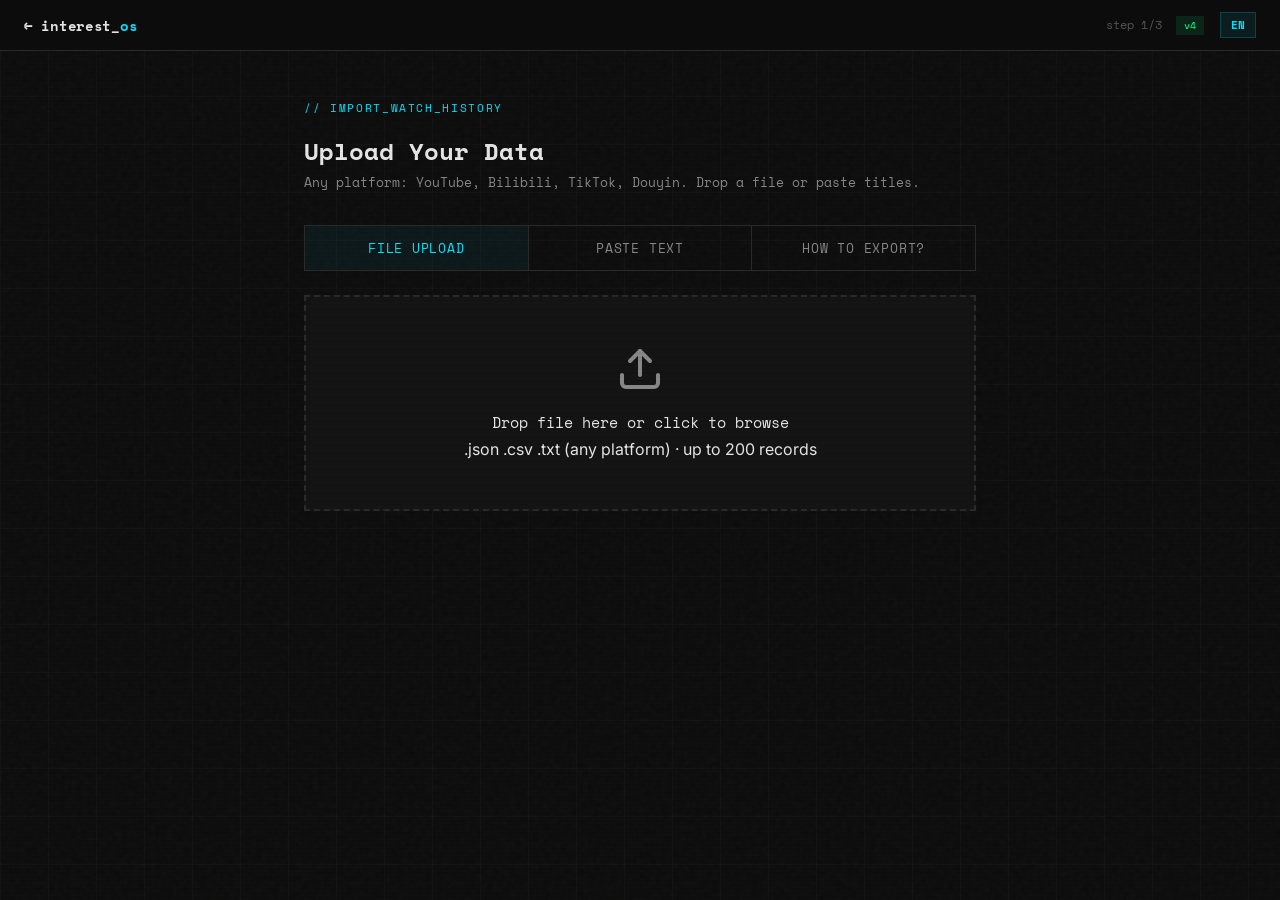
<file: upload-raw.html>
<!DOCTYPE html>
<html lang="zh-CN">
<head>
  <meta charset="UTF-8">
  <meta name="viewport" content="width=device-width, initial-scale=1.0">
  <title>Upload — Interest OS</title>
  <link href="https://fonts.googleapis.com/css2?family=Inter:wght@400;600&family=Space+Mono:wght@400;700&display=swap" rel="stylesheet">
  <link rel="stylesheet" href="css/custom-raw.css">
  <link rel="icon" href="data:image/svg+xml,<svg xmlns='http://www.w3.org/2000/svg' viewBox='0 0 32 32'><rect width='32' height='32' rx='4' fill='%230D0D0D'/><text x='6' y='22' font-size='18' font-weight='bold' fill='%2300E5FF' font-family='monospace'>IO</text></svg>">
  <style>
    #langToggle{font-family:var(--font-mono);font-size:0.6875rem;font-weight:700;color:var(--accent);background:rgba(0,229,255,0.08);border:1px solid rgba(0,229,255,0.2);padding:4px 10px;cursor:pointer;transition:all 0.15s;margin-left:8px}
    #langToggle:hover{background:rgba(0,229,255,0.15)}
    .file-selected{background:rgba(0,229,255,0.04)!important;border-color:var(--accent)!important}
    .file-name{font-family:var(--font-mono);font-size:0.875rem;color:var(--accent);margin-top:8px;word-break:break-all}
    .spinner{display:inline-block;width:20px;height:20px;border:2px solid var(--border);border-top-color:var(--accent);border-radius:50%;animation:spin 0.8s linear infinite;margin-right:8px;vertical-align:middle}
    @keyframes spin{to{transform:rotate(360deg)}}
    .tag-bar-row{display:flex;align-items:center;gap:10px;margin-bottom:6px}
    .tag-bar-name{font-family:var(--font-mono);font-size:0.8125rem;color:var(--text-dim);width:80px;text-align:right;flex-shrink:0}
    .tag-bar-track{flex:1;height:6px;background:var(--border)}
    .tag-bar-fill{height:100%;transition:width 0.8s ease}
    .tag-bar-pct{font-family:var(--font-mono);font-size:0.75rem;color:var(--accent);width:42px;flex-shrink:0}
    .error-box{border:1px solid var(--accent-3);background:rgba(255,77,106,0.06);padding:16px;margin-top:16px}
    .error-box .mono{color:var(--accent-3)}
  </style>
</head>
<body>
  <div class="noise"></div>
  <div class="grid-bg"></div>

  <nav class="nav">
    <a href="index.html" class="nav-brand">&larr; interest_<span>os</span></a>
    <div style="display:flex;align-items:center;gap:8px">
      <span class="mono" style="font-size:0.75rem;color:var(--text-muted)">step 1/3</span><span style="font-family:var(--font-mono);font-size:0.625rem;color:#00FF88;background:rgba(0,255,136,0.1);padding:2px 8px;margin-left:6px">v4</span>
      <button id="langToggle">EN</button>
    </div>
  </nav>

  <main class="container" style="max-width:720px">
    <div class="hero-label">// import_watch_history</div>
    <h2 style="font-family:var(--font-mono);font-size:1.5rem;margin-bottom:8px">Upload Your Data</h2>
    <p class="text-dim mono" style="font-size:0.8125rem;margin-bottom:32px">Any platform: YouTube, Bilibili, TikTok, Douyin. Drop a file or paste titles.</p>

    <!-- ===== METHOD SWITCHER ===== -->
    <div class="tabs" id="methodTabs">
      <button class="tab-btn active" data-method="file">File Upload</button>
      <button class="tab-btn" data-method="paste">Paste Text</button>
      <button class="tab-btn" data-method="help">How to Export?</button>
    </div>

    <!-- ===== FILE UPLOAD PANEL ===== -->
    <div id="panel-file">
      <div class="upload-zone" id="uploadZone">
        <svg width="48" height="48" style="color:var(--text-dim);margin-bottom:12px"><use href="#icon-upload"/></svg>
        <div class="dz-text" id="dropText">Drop file here or click to browse</div>
        <div class="upload-hint">.json .csv .txt (any platform) · up to 200 records</div>
        <div class="file-name" id="selectedFile" style="display:none"></div>
        <input type="file" id="fileInput" accept=".json,.csv,.txt" style="display:none">
      </div>
      <button id="fileAnalyzeBtn" class="btn btn-primary btn-lg" style="width:100%;margin-top:12px;display:none">
        <span class="spinner" id="fileSpinner" style="display:none"></span>
        Analyze This File
      </button>
    </div>

    <!-- ===== PASTE PANEL ===== -->
    <div id="panel-paste" style="display:none">
      <div style="display:flex;gap:16px;align-items:flex-start">
        <div style="flex:1;min-width:0">
          <textarea id="pasteArea" class="input" placeholder="Paste video titles here — one per line. Any platform works." style="min-height:200px;width:100%;box-sizing:border-box"></textarea>
        </div>
        <div class="card" style="width:220px;flex-shrink:0;padding:12px">
          <div class="mono" style="font-size:0.6875rem;color:var(--accent);margin-bottom:10px;font-weight:700">如何使用</div>
          <div style="display:flex;flex-direction:column;gap:4px;margin-bottom:10px">
            <button class="guide-btn active" data-platform="youtube" style="font-size:0.6875rem;padding:5px 8px;text-align:left;background:rgba(0,229,255,0.08);border:1px solid rgba(0,229,255,0.2);color:var(--text-dim);cursor:pointer;font-family:var(--font-mono)">YouTube</button>
            <button class="guide-btn" data-platform="tiktok" style="font-size:0.6875rem;padding:5px 8px;text-align:left;background:transparent;border:1px solid var(--border);color:var(--text-dim);cursor:pointer;font-family:var(--font-mono)">TikTok / Douyin</button>
            <button class="guide-btn" data-platform="bilibili" style="font-size:0.6875rem;padding:5px 8px;text-align:left;background:transparent;border:1px solid var(--border);color:var(--text-dim);cursor:pointer;font-family:var(--font-mono)">Bilibili</button>
          </div>
          <div id="guideContent" class="mono" style="font-size:0.6875rem;color:var(--text-dim);line-height:1.6">
            <ol style="padding-left:14px;margin:0">
              <li><span style="color:var(--accent)">takeout.google.com</span></li>
              <li>Select YouTube &amp; YouTube Music</li>
              <li>Check "history" → Export as JSON</li>
              <li>Download and upload here</li>
            </ol>
          </div>
        </div>
      </div>
      <button id="pasteBtn" class="btn btn-primary btn-lg" style="width:100%;margin-top:12px">
        <span class="spinner" id="pasteSpinner" style="display:none"></span>
        Parse & Analyze
      </button>
    </div>

    <!-- ===== HELP PANEL ===== -->
    <div id="panel-help" style="display:none">
      <div class="card" style="margin-bottom:12px">
        <h3 class="mono" style="font-size:0.875rem;margin-bottom:8px;color:var(--accent)">YouTube Takeout</h3>
        <ol class="mono" style="font-size:0.75rem;color:var(--text-dim);padding-left:16px;line-height:1.8">
          <li>Go to <span style="color:var(--accent)">takeout.google.com</span></li>
          <li>Select "YouTube and YouTube Music"</li>
          <li>Check "history" → Export as JSON</li>
          <li>Download and upload the JSON file here</li>
        </ol>
      </div>
      <div class="card" style="margin-bottom:12px">
        <h3 class="mono" style="font-size:0.875rem;margin-bottom:8px;color:var(--accent)">TikTok / Douyin</h3>
        <ol class="mono" style="font-size:0.75rem;color:var(--text-dim);padding-left:16px;line-height:1.8">
          <li>TikTok: Settings → Privacy → Download your data → JSON</li>
          <li>Douyin: Profile → Menu → Privacy → Download data</li>
          <li>Upload the JSON file, or paste titles in Paste tab</li>
        </ol>
      </div>
      <div class="card" style="margin-bottom:12px">
        <h3 class="mono" style="font-size:0.875rem;margin-bottom:8px;color:var(--accent)">Bilibili</h3>
        <ol class="mono" style="font-size:0.75rem;color:var(--text-dim);padding-left:16px;line-height:1.8">
          <li>Open Bilibili → History page</li>
          <li>Copy video titles</li>
          <li>Paste in the Paste Text tab</li>
        </ol>
      </div>
      <a href="#" id="switchToPaste" class="btn btn-secondary" style="width:100%;margin-top:8px">Switch to Paste Tab</a>
    </div>

    <!-- ===== ERROR BOX ===== -->
    <div id="errorBox" class="error-box" style="display:none">
      <div class="mono" style="font-size:0.8125rem" id="errorText"></div>
    </div>

    <!-- ===== LOADING ===== -->
    <div id="loadingBox" style="display:none;text-align:center;padding:40px 0;margin-top:24px">
      <div class="spinner" style="width:32px;height:32px;border-width:3px"></div>
      <p class="mono" style="font-size:0.8125rem;color:var(--text-dim);margin-top:16px" id="loadingText">Analyzing your data...</p>
    </div>

    <!-- ===== ANALYSIS RESULT ===== -->
    <div id="parseResult" style="display:none;margin-top:24px">
      <div class="card">
        <div class="mono" style="color:var(--accent-green);margin-bottom:8px;font-size:0.875rem">Analysis Complete</div>
        <div id="resultMeta" class="mono" style="font-size:0.75rem;color:var(--text-dim);margin-bottom:16px"></div>

        <div style="margin-bottom:6px">
          <div class="mono" style="font-size:0.6875rem;color:var(--text-muted);text-transform:uppercase;letter-spacing:0.08em;margin-bottom:12px">Your Top Interests</div>
          <div id="tagBars"></div>
        </div>

        <div style="display:flex;gap:10px;margin-top:20px">
          <button id="viewGalaxyBtn" class="btn btn-primary btn-lg" style="flex:1">
            <svg width="18" height="18"><use href="#icon-galaxy"/></svg>
            View Galaxy Map
          </button>
          <button id="newAnalysisBtn" class="btn btn-secondary btn-lg" style="flex:1">New Analysis</button>
        </div>
      </div>
    </div>
  </main>

  <svg style="display:none" aria-hidden="true">
    <symbol id="icon-upload" viewBox="0 0 24 24" fill="none" stroke="currentColor" stroke-width="2" stroke-linecap="round" stroke-linejoin="round"><path d="M21 15v4a2 2 0 01-2 2H5a2 2 0 01-2-2v-4"/><polyline points="17 8 12 3 7 8"/><line x1="12" y1="3" x2="12" y2="15"/></symbol>
    <symbol id="icon-galaxy" viewBox="0 0 24 24" fill="none" stroke="currentColor" stroke-width="2"><circle cx="12" cy="12" r="10"/><circle cx="12" cy="12" r="6"/><circle cx="12" cy="12" r="2"/></symbol>
  </svg>

  <script src="js/utils.js?v=5"></script>
  <script src="js/keywords.js?v=5"></script>
  <script src="js/personas.js?v=5"></script>
  <script src="js/parser.js?v=5"></script>
  <script src="js/analyzer.js?v=5"></script>
  <script src="js/router.js?v=5"></script>
  <script src="js/i18n.js?v=5"></script>
  <script>
(function() {
  var parsedData = null;
  var currentMethod = 'file';
  var selectedFile = null;

  // ===== Method tabs =====
  document.querySelectorAll('#methodTabs .tab-btn').forEach(function(btn) {
    btn.addEventListener('click', function() {
      document.querySelectorAll('#methodTabs .tab-btn').forEach(function(b) { b.classList.remove('active'); });
      btn.classList.add('active');
      currentMethod = btn.dataset.method;
      document.getElementById('panel-file').style.display = (currentMethod === 'file') ? '' : 'none';
      document.getElementById('panel-paste').style.display = (currentMethod === 'paste') ? '' : 'none';
      document.getElementById('panel-help').style.display = (currentMethod === 'help') ? '' : 'none';
    });
  });

  // ===== FILE UPLOAD =====
  var zone = document.getElementById('uploadZone');
  var fileInput = document.getElementById('fileInput');
  var fileAnalyzeBtn = document.getElementById('fileAnalyzeBtn');
  var selectedFileEl = document.getElementById('selectedFile');
  var dropText = document.getElementById('dropText');

  zone.addEventListener('click', function() { fileInput.click(); });

  zone.addEventListener('dragover', function(e) {
    e.preventDefault();
    zone.classList.add('drag-over');
  });
  zone.addEventListener('dragleave', function() {
    zone.classList.remove('drag-over');
  });
  zone.addEventListener('drop', function(e) {
    e.preventDefault();
    zone.classList.remove('drag-over');
    var file = e.dataTransfer.files[0];
    if (file) handleFileSelect(file);
  });

  fileInput.addEventListener('change', function() {
    var file = fileInput.files[0];
    if (file) handleFileSelect(file);
  });

  function handleFileSelect(file) { console.log("[DEBUG] handleFileSelect:", file.name, file.size);
    // Show filename
    selectedFile = file;
    selectedFileEl.textContent = 'Selected: ' + file.name + ' (' + formatSize(file.size) + ')';
    selectedFileEl.style.display = '';
    zone.classList.add('file-selected');
    dropText.textContent = 'File selected';

    // Show analyze button
    fileAnalyzeBtn.style.display = '';
    fileAnalyzeBtn.querySelector('#fileSpinner').style.display = 'none';

    // Hide previous results
    document.getElementById('parseResult').style.display = 'none';
    document.getElementById('errorBox').style.display = 'none';
  }

  function formatSize(bytes) {
    if (bytes < 1024) return bytes + ' B';
    if (bytes < 1048576) return (bytes/1024).toFixed(1) + ' KB';
    return (bytes/1048576).toFixed(1) + ' MB';
  }

  fileAnalyzeBtn.addEventListener('click', function() {
    if (!selectedFile) return;
    // Show spinner
    fileAnalyzeBtn.querySelector('#fileSpinner').style.display = 'inline-block';
    fileAnalyzeBtn.disabled = true;
    showLoading(true);

    var reader = new FileReader();
    reader.onload = function(e) {
      showLoading(false);
      fileAnalyzeBtn.querySelector('#fileSpinner').style.display = 'none';
      fileAnalyzeBtn.disabled = false;

      try {
        var text = e.target.result;
        var result = INTEREST_OS.parser.autoParse(text, selectedFile.name);
        if (result.error) {
          showError(result.error);
          return;
        }
        showResult(result);
      } catch(err) {
        showError('Failed to parse file: ' + err.message);
      }
    };
    reader.onerror = function() {
      showLoading(false);
      fileAnalyzeBtn.querySelector('#fileSpinner').style.display = 'none';
      fileAnalyzeBtn.disabled = false;
      showError('Failed to read file. Try again.');
    };
    reader.readAsText(selectedFile);
  });

  // ===== PASTE TEXT =====
  document.getElementById('pasteBtn').addEventListener('click', function() {
    var text = document.getElementById('pasteArea').value.trim();
    if (!text) { showError('Please paste some video titles first.'); return; }

    document.getElementById('pasteSpinner').style.display = 'inline-block';
    this.disabled = true;
    showLoading(true);

    // Small delay so spinner renders
    setTimeout(function() {
      try {
        var result = INTEREST_OS.parser.parseText(text);
        if (result.error) {
          showError(result.error);
        } else {
          showResult(result);
        }
      } catch(err) {
        showError('Parse failed: ' + err.message);
      }
      document.getElementById('pasteSpinner').style.display = 'none';
      document.getElementById('pasteBtn').disabled = false;
      showLoading(false);
    }, 300);
  });

  // ===== SHOW RESULT =====
  function showResult(result) {
    document.getElementById('errorBox').style.display = 'none';

    // Run analysis
    parsedData = INTEREST_OS.analyzer.analyze(result.titles);

    // Meta info
    var meta = document.getElementById('resultMeta');
    var t = result.truncated ? ' (showing first ' + result.titles.length + ')' : '';
    meta.textContent = result.totalFound + ' records found' + t + ' | Source: ' + result.source;

    // Top tags as bars
    var topTags = parsedData.tags.slice(0, 8);
    var tagBars = document.getElementById('tagBars');
    var colors = ['#00E5FF','#00FF88','#FFB800','#FF4D6A','#3B82F6','#A855F7','#EC4899','#14B8A6'];
    tagBars.innerHTML = topTags.map(function(tag, i) {
      return '<div class="tag-bar-row">' +
        '<span class="tag-bar-name">' + esc(tag.name) + '</span>' +
        '<span class="tag-bar-track"><span class="tag-bar-fill" style="width:0%;background:' + colors[i%8] + '" data-target="' + tag.weight + '"></span></span>' +
        '<span class="tag-bar-pct">' + tag.weight + '%</span>' +
        '</div>';
    }).join('');

    // Show result panel
    var resultPanel = document.getElementById('parseResult');
    resultPanel.style.display = '';

    // Animate bars
    setTimeout(function() {
      document.querySelectorAll('.tag-bar-fill').forEach(function(bar) {
        bar.style.width = bar.dataset.target + '%';
      });
    }, 100);

    // Scroll to result
    resultPanel.scrollIntoView({ behavior: 'smooth', block: 'center' });
  }

  function showError(msg) {
    document.getElementById('errorText').textContent = msg;
    document.getElementById('errorBox').style.display = '';
    document.getElementById('errorBox').scrollIntoView({ behavior: 'smooth', block: 'center' });
  }

  function showLoading(show) {
    document.getElementById('loadingBox').style.display = show ? '' : 'none';
  }

  function esc(s) {
    return s.replace(/&/g,'&amp;').replace(/</g,'&lt;').replace(/>/g,'&gt;');
  }

  // ===== VIEW GALAXY =====
  document.getElementById('viewGalaxyBtn').addEventListener('click', function() {
    if (!parsedData) return;
    INTEREST_OS.router.setData(parsedData);
    window.location.href = 'analyze-raw.html';
  });

  // ===== NEW ANALYSIS =====
  document.getElementById('newAnalysisBtn').addEventListener('click', function() {
    document.getElementById('parseResult').style.display = 'none';
    document.getElementById('errorBox').style.display = 'none';
    document.getElementById('pasteArea').value = '';
    fileInput.value = '';
    selectedFile = null;
    selectedFileEl.style.display = 'none';
    zone.classList.remove('file-selected');
    dropText.textContent = 'Drop file here or click to browse';
    fileAnalyzeBtn.style.display = 'none';
    parsedData = null;
    window.scrollTo({ top: 0, behavior: 'smooth' });
  });

  // ===== Switch to paste from help =====
  var switchBtn = document.getElementById('switchToPaste');
  if (switchBtn) {
    switchBtn.addEventListener('click', function(e) {
      e.preventDefault();
      document.querySelectorAll('#methodTabs .tab-btn').forEach(function(b) { b.classList.remove('active'); });
      document.querySelector('#methodTabs .tab-btn[data-method="paste"]').classList.add('active');
      currentMethod = 'paste';
      document.getElementById('panel-file').style.display = 'none';
      document.getElementById('panel-paste').style.display = '';
      document.getElementById('panel-help').style.display = 'none';
    });
  }

  // ===== Import guide buttons =====
  var guideData = {
    youtube: '<ol style="padding-left:14px;margin:0"><li><span style="color:var(--accent)">takeout.google.com</span></li><li>Select YouTube &amp; YouTube Music</li><li>Check "history" → Export as JSON</li><li>Download and upload here</li></ol>',
    tiktok: '<ol style="padding-left:14px;margin:0"><li>Settings → Privacy → Download your data → JSON</li><li>Douyin: Profile → Menu → Privacy → Download data</li><li>Upload JSON or paste titles</li></ol>',
    bilibili: '<ol style="padding-left:14px;margin:0"><li>Open Bilibili → History page</li><li>Copy video titles</li><li>Paste in the left panel</li></ol>'
  };
  document.querySelectorAll('.guide-btn').forEach(function(btn) {
    btn.addEventListener('click', function() {
      document.querySelectorAll('.guide-btn').forEach(function(b) {
        b.classList.remove('active');
        b.style.background = 'transparent';
        b.style.border = '1px solid var(--border)';
      });
      this.classList.add('active');
      this.style.background = 'rgba(0,229,255,0.08)';
      this.style.border = '1px solid rgba(0,229,255,0.2)';
      document.getElementById('guideContent').innerHTML = guideData[this.dataset.platform];
    });
  });
})();
  </script>
</body>
</html>
</file>
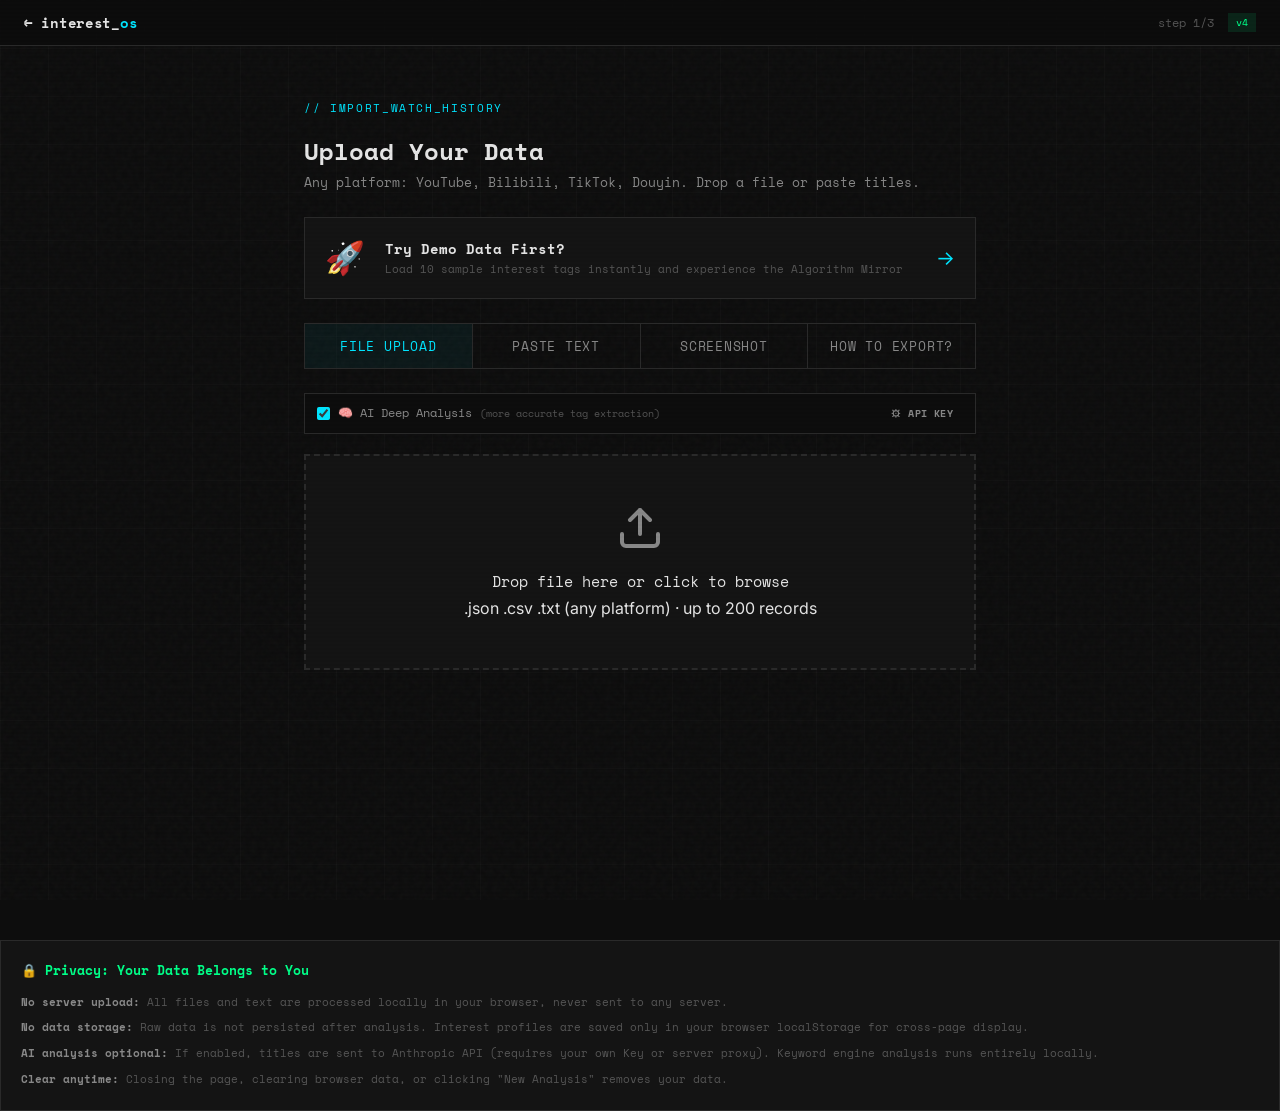
<file: upload.html>
<!DOCTYPE html>
<html lang="zh-CN">
<head>
  <meta charset="UTF-8">
  <meta name="viewport" content="width=device-width, initial-scale=1.0">
  <title>Upload — Interest OS</title>
  <link href="https://fonts.googleapis.com/css2?family=Inter:wght@400;600&family=Space+Mono:wght@400;700&display=swap" rel="stylesheet">
  <link rel="stylesheet" href="css/custom-raw.css">
  <link rel="icon" href="data:image/svg+xml,<svg xmlns='http://www.w3.org/2000/svg' viewBox='0 0 32 32'><rect width='32' height='32' rx='4' fill='%230D0D0D'/><text x='6' y='22' font-size='18' font-weight='bold' fill='%2300E5FF' font-family='monospace'>IO</text></svg>">
  <style>
    .file-name{font-family:var(--font-mono);font-size:0.875rem;color:var(--accent);margin-top:8px;word-break:break-all}
    .spinner{display:inline-block;width:20px;height:20px;border:2px solid var(--border);border-top-color:var(--accent);border-radius:50%;animation:spin 0.8s linear infinite;margin-right:8px;vertical-align:middle}
    @keyframes spin{to{transform:rotate(360deg)}}
    .tag-bar-row{display:flex;align-items:center;gap:10px;margin-bottom:6px}
    .tag-bar-name{font-family:var(--font-mono);font-size:0.8125rem;color:var(--text-dim);width:80px;text-align:right;flex-shrink:0}
    .tag-bar-track{flex:1;height:6px;background:var(--border)}
    .tag-bar-fill{height:100%;transition:width 0.8s ease}
    .tag-bar-pct{font-family:var(--font-mono);font-size:0.75rem;color:var(--accent);width:42px;flex-shrink:0}
    .error-box{border:1px solid var(--accent-3);background:rgba(255,77,106,0.06);padding:16px;margin-top:16px}
    .error-box .mono{color:var(--accent-3)}
  </style>
</head>
<body>
  <div class="noise"></div>
  <div class="grid-bg"></div>

  <nav class="nav">
    <a href="index.html" class="nav-brand">&larr; interest_<span>os</span></a>
    <div style="display:flex;align-items:center;gap:8px">
      <span class="mono" style="font-size:0.75rem;color:var(--text-muted)">step 1/3</span><span style="font-family:var(--font-mono);font-size:0.625rem;color:#00FF88;background:rgba(0,255,136,0.1);padding:2px 8px;margin-left:6px">v4</span>
    </div>
  </nav>

  <main class="container" style="max-width:720px">
    <div class="hero-label">// import_watch_history</div>
    <h2 style="font-family:var(--font-mono);font-size:1.5rem;margin-bottom:8px">Upload Your Data</h2>
    <p class="text-dim mono" style="font-size:0.8125rem;margin-bottom:24px">Any platform: YouTube, Bilibili, TikTok, Douyin. Drop a file or paste titles.</p>

    <!-- ===== DEMO BANNER ===== -->
    <div class="demo-banner" id="demoBanner">
      <div class="demo-banner-icon">🚀</div>
      <div class="demo-banner-body">
        <div class="demo-banner-title">Try Demo Data First?</div>
        <div class="demo-banner-desc">Load 10 sample interest tags instantly and experience the Algorithm Mirror</div>
      </div>
      <span class="demo-banner-arrow">→</span>
    </div>

    <!-- ===== METHOD SWITCHER ===== -->
    <div class="tabs" id="methodTabs">
      <button class="tab-btn active" data-method="file">File Upload</button>
      <button class="tab-btn" data-method="paste">Paste Text</button>
      <button class="tab-btn" data-method="screenshot">Screenshot</button>
      <button class="tab-btn" data-method="help">How to Export?</button>
    </div>

    <!-- AI Analysis Toggle -->
    <div class="ai-settings-toggle" style="display:flex;align-items:center;justify-content:space-between;flex-wrap:wrap;gap:8px;margin-bottom:20px;padding:8px 12px;background:var(--bg);border:1px solid var(--border)">
      <label style="display:flex;align-items:center;gap:8px;font-family:var(--font-mono);font-size:0.75rem;color:var(--text-dim);cursor:pointer;user-select:none">
        <input type="checkbox" id="aiToggle" checked style="accent-color:var(--accent)">
        <span>🧠 AI Deep Analysis</span>
        <span style="color:var(--text-muted);font-size:0.625rem">(more accurate tag extraction)</span>
      </label>
      <button id="aiSettingsBtn" class="btn btn-ghost btn-sm" style="font-size:0.625rem;padding:2px 8px">⚙ API Key</button>
    </div>
    <div id="aiSettingsBox" style="display:none;margin-bottom:20px;padding:12px;background:var(--bg);border:1px solid var(--border)">
      <p class="mono" style="font-size:0.6875rem;color:var(--text-dim);margin-bottom:8px">
        Enter your own Anthropic API Key to use real AI analysis. Key is stored in your browser locally.
      </p>
      <div class="ai-settings-row" style="display:flex;gap:8px">
        <input type="password" id="apiKeyInput" class="input" placeholder="sk-ant-api03-..." style="flex:1;font-size:0.75rem">
        <button id="saveApiKeyBtn" class="btn btn-primary btn-sm">Save</button>
        <button id="clearApiKeyBtn" class="btn btn-secondary btn-sm">Clear</button>
      </div>
      <p id="apiKeyStatus" class="mono" style="font-size:0.625rem;color:var(--accent-green);margin-top:6px;display:none"></p>
    </div>

    <!-- ===== FILE UPLOAD PANEL ===== -->
    <div id="panel-file">
      <div class="upload-zone" id="uploadZone">
        <svg width="48" height="48" style="color:var(--text-dim);margin-bottom:12px"><use href="#icon-upload"/></svg>
        <div class="dz-text" id="dropText">Drop file here or click to browse</div>
        <div class="upload-hint">.json .csv .txt (any platform) · up to 200 records</div>
        <div class="file-name" id="selectedFile" style="display:none"></div>
        <input type="file" id="fileInput" accept=".json,.csv,.txt" style="display:none">
      </div>
      <button id="fileAnalyzeBtn" class="btn btn-primary btn-lg" style="width:100%;margin-top:12px;display:none">
        <span class="spinner" id="fileSpinner" style="display:none"></span>
        Analyze This File
      </button>
    </div>

    <!-- ===== PASTE PANEL ===== -->
    <div id="panel-paste" style="display:none">
      <div style="display:flex;gap:16px;align-items:flex-start">
        <div style="flex:1;min-width:0">
          <textarea id="pasteArea" class="input" placeholder="Paste video titles here — one per line. Any platform works." style="min-height:200px;width:100%;box-sizing:border-box"></textarea>
        </div>
        <div class="card" style="width:220px;flex-shrink:0;padding:12px">
          <div class="mono" style="font-size:0.6875rem;color:var(--accent);margin-bottom:10px;font-weight:700">How to Use</div>
          <div style="display:flex;flex-direction:column;gap:4px;margin-bottom:10px">
            <button class="guide-btn active" data-platform="youtube" style="font-size:0.6875rem;padding:5px 8px;text-align:left;background:rgba(0,229,255,0.08);border:1px solid rgba(0,229,255,0.2);color:var(--text-dim);cursor:pointer;font-family:var(--font-mono)">YouTube</button>
            <button class="guide-btn" data-platform="tiktok" style="font-size:0.6875rem;padding:5px 8px;text-align:left;background:transparent;border:1px solid var(--border);color:var(--text-dim);cursor:pointer;font-family:var(--font-mono)">TikTok / Douyin</button>
            <button class="guide-btn" data-platform="bilibili" style="font-size:0.6875rem;padding:5px 8px;text-align:left;background:transparent;border:1px solid var(--border);color:var(--text-dim);cursor:pointer;font-family:var(--font-mono)">Bilibili</button>
          </div>
          <div id="guideContent" class="mono" style="font-size:0.6875rem;color:var(--text-dim);line-height:1.6">
            <ol style="padding-left:14px;margin:0">
              <li><span style="color:var(--accent)">takeout.google.com</span></li>
              <li>Select YouTube &amp; YouTube Music</li>
              <li>Check "history" → Export as JSON</li>
              <li>Download and upload here</li>
            </ol>
          </div>
        </div>
      </div>
      <button id="pasteBtn" class="btn btn-primary btn-lg" style="width:100%;margin-top:12px">
        <span class="spinner" id="pasteSpinner" style="display:none"></span>
        Parse & Analyze
      </button>
    </div>

    <!-- ===== SCREENSHOT PANEL ===== -->
    <div id="panel-screenshot" style="display:none">
      <div class="screenshot-zone" id="screenshotZone">
        <svg width="40" height="40" style="color:var(--text-dim);margin-bottom:10px"><use href="#icon-upload"/></svg>
        <div class="dz-text" id="screenshotDropText">Upload watch history screenshot</div>
        <div class="upload-hint">.png .jpg (any platform screenshot)</div>
        <img id="screenshotPreview" class="screenshot-preview" style="display:none">
        <input type="file" id="screenshotInput" accept="image/png,image/jpeg,image/jpg" style="display:none">
      </div>
      <div class="screenshot-actions">
        <button id="screenshotOcrBtn" class="btn btn-primary" style="flex:1;display:none">
          <span class="spinner" id="ocrSpinner" style="display:none"></span>
          Extract text from image
        </button>
        <button id="screenshotManualBtn" class="btn btn-secondary" style="flex:1;display:none">Manual Input</button>
      </div>
      <div id="screenshotManualArea" style="display:none;margin-top:12px">
        <p class="mono" style="font-size:0.75rem;color:var(--text-dim);margin-bottom:8px">Enter video titles from the screenshot, one per line:</p>
        <textarea id="screenshotTextarea" class="input" placeholder="Paste titles you see in the screenshot..." style="min-height:120px;width:100%;box-sizing:border-box"></textarea>
        <button id="screenshotAnalyzeBtn" class="btn btn-primary btn-lg" style="width:100%;margin-top:12px">
          <span class="spinner" id="screenshotSpinner" style="display:none"></span>
          Parse & Analyze
        </button>
      </div>
    </div>

    <!-- ===== HELP PANEL ===== -->
    <div id="panel-help" style="display:none">
      <div class="card" style="margin-bottom:12px">
        <h3 class="mono" style="font-size:0.875rem;margin-bottom:8px;color:var(--accent)">YouTube Takeout</h3>
        <ol class="mono" style="font-size:0.75rem;color:var(--text-dim);padding-left:16px;line-height:1.8">
          <li>Go to <span style="color:var(--accent)">takeout.google.com</span></li>
          <li>Select "YouTube and YouTube Music"</li>
          <li>Check "history" → Export as JSON</li>
          <li>Download and upload the JSON file here</li>
        </ol>
      </div>
      <div class="card" style="margin-bottom:12px">
        <h3 class="mono" style="font-size:0.875rem;margin-bottom:8px;color:var(--accent)">TikTok / Douyin</h3>
        <ol class="mono" style="font-size:0.75rem;color:var(--text-dim);padding-left:16px;line-height:1.8">
          <li>TikTok: Settings → Privacy → Download your data → JSON</li>
          <li>Douyin: Profile → Menu → Privacy → Download data</li>
          <li>Upload the JSON file, or paste titles in Paste tab</li>
        </ol>
      </div>
      <div class="card" style="margin-bottom:12px">
        <h3 class="mono" style="font-size:0.875rem;margin-bottom:8px;color:var(--accent)">Bilibili</h3>
        <ol class="mono" style="font-size:0.75rem;color:var(--text-dim);padding-left:16px;line-height:1.8">
          <li>Open Bilibili → History page</li>
          <li>Copy video titles</li>
          <li>Paste in the Paste Text tab</li>
        </ol>
      </div>
      <a href="#" id="switchToPaste" class="btn btn-secondary" style="width:100%;margin-top:8px">Switch to Paste Tab</a>
    </div>

    <!-- ===== ERROR BOX ===== -->
    <div id="errorBox" class="error-box" style="display:none">
      <div class="mono" style="font-size:0.8125rem" id="errorText"></div>
    </div>

    <!-- ===== LOADING ===== -->
    <div id="loadingBox" style="display:none;text-align:center;padding:40px 0;margin-top:24px">
      <div class="spinner" style="width:32px;height:32px;border-width:3px"></div>
      <p class="mono" style="font-size:0.8125rem;color:var(--text-dim);margin-top:16px" id="loadingText">Analyzing your data...</p>
    </div>

    <!-- ===== ANALYSIS RESULT ===== -->
    <div id="parseResult" style="display:none;margin-top:24px">
      <div class="card">
        <div class="mono" style="color:var(--accent-green);margin-bottom:8px;font-size:0.875rem">Analysis Complete</div>
        <div id="resultMeta" class="mono" style="font-size:0.75rem;color:var(--text-dim);margin-bottom:8px"></div>
        <div id="aiSummary" class="mono" style="display:none;font-size:0.75rem;color:var(--accent);background:rgba(0,229,255,0.06);border-left:2px solid var(--accent);padding:8px 12px;margin-bottom:16px;line-height:1.6"></div>

        <div style="margin-bottom:6px">
          <div class="mono" style="font-size:0.6875rem;color:var(--text-muted);text-transform:uppercase;letter-spacing:0.08em;margin-bottom:12px">Your Top Interests</div>
          <div id="tagBars"></div>
        </div>

        <div style="display:flex;gap:10px;margin-top:20px">
          <button id="viewGalaxyBtn" class="btn btn-primary btn-lg" style="flex:1">
            <svg width="18" height="18"><use href="#icon-galaxy"/></svg>
            View Galaxy Map
          </button>
          <button id="newAnalysisBtn" class="btn btn-secondary btn-lg" style="flex:1">New Analysis</button>
        </div>
      </div>
    </div>
  </main>

  <!-- ===== PRIVACY NOTICE ===== -->
  <div class="privacy-notice">
    <div class="privacy-notice-title">
      <span>🔒</span> Privacy: Your Data Belongs to You
    </div>
    <div class="privacy-notice-body">
      <p><strong>No server upload:</strong> All files and text are processed locally in your browser, never sent to any server.</p>
      <p><strong>No data storage:</strong> Raw data is not persisted after analysis. Interest profiles are saved only in your browser localStorage for cross-page display.</p>
      <p><strong>AI analysis optional:</strong> If enabled, titles are sent to Anthropic API (requires your own Key or server proxy). Keyword engine analysis runs entirely locally.</p>
      <p><strong>Clear anytime:</strong> Closing the page, clearing browser data, or clicking "New Analysis" removes your data.</p>
    </div>
  </div>

  <svg style="display:none" aria-hidden="true">
    <symbol id="icon-upload" viewBox="0 0 24 24" fill="none" stroke="currentColor" stroke-width="2" stroke-linecap="round" stroke-linejoin="round"><path d="M21 15v4a2 2 0 01-2 2H5a2 2 0 01-2-2v-4"/><polyline points="17 8 12 3 7 8"/><line x1="12" y1="3" x2="12" y2="15"/></symbol>
    <symbol id="icon-galaxy" viewBox="0 0 24 24" fill="none" stroke="currentColor" stroke-width="2"><circle cx="12" cy="12" r="10"/><circle cx="12" cy="12" r="6"/><circle cx="12" cy="12" r="2"/></symbol>
  </svg>

  <script src="js/utils.js?v=5"></script>
  <script src="js/keywords.js?v=5"></script>
  <script src="js/classifier.js?v=1"></script>
  <script src="js/personas.js?v=5"></script>
  <script src="js/parser.js?v=5"></script>
  <script src="js/pipeline.js?v=1"></script>
  <script src="js/analyzer.js?v=5"></script>
  <script src="js/ai-analyzer.js?v=1"></script>
  <script src="data/demo.js?v=1"></script>
  <script src="js/router.js?v=5"></script>
  <script src="js/i18n.js?v=5"></script>
  <script>
(function() {
  var parsedData = null;
  var currentMethod = 'file';
  var selectedFile = null;

  // ===== Method tabs =====
  document.querySelectorAll('#methodTabs .tab-btn').forEach(function(btn) {
    btn.addEventListener('click', function() {
      document.querySelectorAll('#methodTabs .tab-btn').forEach(function(b) { b.classList.remove('active'); });
      btn.classList.add('active');
      currentMethod = btn.dataset.method;
      document.getElementById('panel-file').style.display = (currentMethod === 'file') ? '' : 'none';
      document.getElementById('panel-paste').style.display = (currentMethod === 'paste') ? '' : 'none';
      document.getElementById('panel-screenshot').style.display = (currentMethod === 'screenshot') ? '' : 'none';
      document.getElementById('panel-help').style.display = (currentMethod === 'help') ? '' : 'none';
    });
  });

  // ===== FILE UPLOAD =====
  var zone = document.getElementById('uploadZone');
  var fileInput = document.getElementById('fileInput');
  var fileAnalyzeBtn = document.getElementById('fileAnalyzeBtn');
  var selectedFileEl = document.getElementById('selectedFile');
  var dropText = document.getElementById('dropText');

  zone.addEventListener('click', function() { fileInput.click(); });

  zone.addEventListener('dragover', function(e) {
    e.preventDefault();
    zone.classList.add('drag-over');
  });
  zone.addEventListener('dragleave', function() {
    zone.classList.remove('drag-over');
  });
  zone.addEventListener('drop', function(e) {
    e.preventDefault();
    zone.classList.remove('drag-over');
    var file = e.dataTransfer.files[0];
    if (file) handleFileSelect(file);
  });

  fileInput.addEventListener('change', function() {
    var file = fileInput.files[0];
    if (file) handleFileSelect(file);
  });

  function handleFileSelect(file) { console.log("[DEBUG] handleFileSelect:", file.name, file.size);
    // Show filename
    selectedFile = file;
    selectedFileEl.textContent = 'Selected: ' + file.name + ' (' + formatSize(file.size) + ')';
    selectedFileEl.style.display = '';
    zone.classList.add('file-selected');
    dropText.textContent = 'File selected';

    // Show analyze button
    fileAnalyzeBtn.style.display = '';
    fileAnalyzeBtn.querySelector('#fileSpinner').style.display = 'none';

    // Hide previous results
    document.getElementById('parseResult').style.display = 'none';
    document.getElementById('errorBox').style.display = 'none';
  }

  function formatSize(bytes) {
    if (bytes < 1024) return bytes + ' B';
    if (bytes < 1048576) return (bytes/1024).toFixed(1) + ' KB';
    return (bytes/1048576).toFixed(1) + ' MB';
  }

  fileAnalyzeBtn.addEventListener('click', function() {
    if (!selectedFile) return;
    // Show spinner
    fileAnalyzeBtn.querySelector('#fileSpinner').style.display = 'inline-block';
    fileAnalyzeBtn.disabled = true;
    showLoading(true);

    var reader = new FileReader();
    reader.onload = function(e) {
      showLoading(false);
      fileAnalyzeBtn.querySelector('#fileSpinner').style.display = 'none';
      fileAnalyzeBtn.disabled = false;

      try {
        var text = e.target.result;
        var result = INTEREST_OS.parser.autoParse(text, selectedFile.name);
        if (result.error) {
          showError(result.error);
          return;
        }
        withProfileCheck(result);
      } catch(err) {
        showError('Failed to parse file: ' + err.message);
      }
    };
    reader.onerror = function() {
      showLoading(false);
      fileAnalyzeBtn.querySelector('#fileSpinner').style.display = 'none';
      fileAnalyzeBtn.disabled = false;
      showError('Failed to read file. Try again.');
    };
    reader.readAsText(selectedFile);
  });

  // ===== PASTE TEXT =====
  document.getElementById('pasteBtn').addEventListener('click', function() {
    var text = document.getElementById('pasteArea').value.trim();
    if (!text) { showError('Please paste some video titles first.'); return; }

    document.getElementById('pasteSpinner').style.display = 'inline-block';
    this.disabled = true;
    showLoading(true);

    // Small delay so spinner renders
    setTimeout(function() {
      try {
        var result = INTEREST_OS.parser.parseText(text);
        if (result.error) {
          showError(result.error);
        } else {
          withProfileCheck(result);
        }
      } catch(err) {
        showError('Parse failed: ' + err.message);
      }
      document.getElementById('pasteSpinner').style.display = 'none';
      document.getElementById('pasteBtn').disabled = false;
      showLoading(false);
    }, 300);
  });

  // ===== DYNAMIC ANALYSIS PIPELINE (6 stages) =====
  function runAnalysis(titles, callback) {
    if (!titles || !Array.isArray(titles) || !titles.length) {
      showError('No titles to analyze. Please add some data first.');
      return;
    }
    var useAI = document.getElementById("aiToggle") && document.getElementById("aiToggle").checked;
    document.getElementById("loadingText").textContent = "Running analysis pipeline...";

    INTEREST_OS.pipeline.run(titles, { useAI: useAI, lang: (window._i18n && window._i18n.current) || "en" }).then(function(profile) {
      callback(profile);
    }).catch(function(err) {
      console.warn("Pipeline failed, falling back to keyword engine:", err.message);
      try {
        callback(INTEREST_OS.analyzer.analyze(titles));
      } catch(e2) {
        showError('Analysis failed: ' + e2.message);
      }
    });
  }

  // ===== PROFILE MODAL (always shows before first analysis) =====
  var _pendingProfileResult = null;

  function withProfileCheck(result) {
    // Always show the modal, pre-fill if profile already saved
    var p = INTEREST_OS.userProfile.load();
    _pendingProfileResult = result;
    document.getElementById('profileModal').style.display = '';
    document.getElementById('usernameInput').value = p ? (p.username || '') : '';
    // Keep buttons disabled while modal is open
    document.getElementById('pasteBtn').disabled = true;
    document.getElementById('fileAnalyzeBtn').disabled = true;
    document.getElementById('screenshotAnalyzeBtn').disabled = true;
    window._pendingProfileCb = function() {
      var r = _pendingProfileResult;
      _pendingProfileResult = null;
      showResult(r);
    };
  }

  // ===== SHOW RESULT =====
  function showResult(result) {
    document.getElementById('errorBox').style.display = 'none';
    if (!result || !Array.isArray(result.titles)) {
      showError('No valid title data found. Please check your input.');
      return;
    }

    // Run analysis
    runAnalysis(result.titles, function(parsedData_) { parsedData = parsedData_;

    // Meta info
    var meta = document.getElementById('resultMeta');
    var t = result.truncated ? ' (showing first ' + result.titles.length + ')' : '';
    meta.innerHTML = result.totalFound + ' records found' + t + ' | Source: ' + result.source + (parsedData.meta && parsedData.meta.source === 'ai-analyzed' ? ' 🤖 AI' : '');

    // Top tags as bars
    var topTags = parsedData.tags.slice(0, 8);
    var tagBars = document.getElementById('tagBars');
    var colors = ['#00E5FF','#00FF88','#FFB800','#FF4D6A','#3B82F6','#A855F7','#EC4899','#14B8A6'];
    tagBars.innerHTML = topTags.map(function(tag, i) {
      return '<div class="tag-bar-row">' +
        '<span class="tag-bar-name">' + esc(tag.name) + '</span>' +
        '<span class="tag-bar-track"><span class="tag-bar-fill" style="width:0%;background:' + colors[i%8] + '" data-target="' + tag.weight + '"></span></span>' +
        '<span class="tag-bar-pct">' + tag.weight + '%</span>' +
        '</div>';
    }).join('');

    // Show result panel
        // AI summary
    var summaryEl = document.getElementById('aiSummary');
    if (parsedData.summary) { summaryEl.textContent = '💡 ' + parsedData.summary; summaryEl.style.display = ''; }
    else { summaryEl.style.display = 'none'; }

    var resultPanel = document.getElementById('parseResult');
    resultPanel.style.display = '';

    // Animate bars
    setTimeout(function() {
      document.querySelectorAll('.tag-bar-fill').forEach(function(bar) {
        bar.style.width = bar.dataset.target + '%';
      });
    }, 100);

    // Scroll to result
    resultPanel.scrollIntoView({ behavior: 'smooth', block: 'center' });
    }); // end runAnalysis callback
  }

  function showError(msg) {
    document.getElementById('errorText').textContent = msg;
    document.getElementById('errorBox').style.display = '';
    document.getElementById('errorBox').scrollIntoView({ behavior: 'smooth', block: 'center' });
  }

  function showLoading(show) {
    document.getElementById('loadingBox').style.display = show ? '' : 'none';
  }

  function esc(s) {
    return s.replace(/&/g,'&amp;').replace(/</g,'&lt;').replace(/>/g,'&gt;');
  }

  // ===== VIEW GALAXY =====
  document.getElementById('viewGalaxyBtn').addEventListener('click', function() {
    if (!parsedData) return;
    INTEREST_OS.router.setData(parsedData);
    window.location.href = 'analyze-raw.html';
  });

  // ===== NEW ANALYSIS =====
  document.getElementById('newAnalysisBtn').addEventListener('click', function() {
    document.getElementById('parseResult').style.display = 'none';
    document.getElementById('errorBox').style.display = 'none';
    document.getElementById('pasteArea').value = '';
    fileInput.value = '';
    selectedFile = null;
    selectedFileEl.style.display = 'none';
    zone.classList.remove('file-selected');
    dropText.textContent = 'Drop file here or click to browse';
    fileAnalyzeBtn.style.display = 'none';
    parsedData = null;
    window.scrollTo({ top: 0, behavior: 'smooth' });
  });

  // ===== DEMO BANNER =====
  document.getElementById('demoBanner').addEventListener('click', function() {
    var span = this.querySelector('.demo-banner-title');
    span.textContent = 'Loading...';
    INTEREST_OS.router.loadDemo().then(function(demo) {
      if (demo) {
        INTEREST_OS.router.setData(demo);
        window.location.href = 'graph-raw.html';
      } else {
        span.textContent = 'Try demo data first?';
        alert('Failed to load demo data. Please try again.');
      }
    });
  });

  // ===== SCREENSHOT =====
  var screenshotZone = document.getElementById('screenshotZone');
  var screenshotInput = document.getElementById('screenshotInput');
  var screenshotPreview = document.getElementById('screenshotPreview');
  var screenshotOcrBtn = document.getElementById('screenshotOcrBtn');
  var screenshotManualBtn = document.getElementById('screenshotManualBtn');
  var screenshotManualArea = document.getElementById('screenshotManualArea');
  var screenshotTextarea = document.getElementById('screenshotTextarea');
  var screenshotAnalyzeBtn = document.getElementById('screenshotAnalyzeBtn');
  var selectedScreenshot = null;

  screenshotZone.addEventListener('click', function() { screenshotInput.click(); });
  screenshotZone.addEventListener('dragover', function(e) {
    e.preventDefault();
    screenshotZone.classList.add('drag-over');
  });
  screenshotZone.addEventListener('dragleave', function() {
    screenshotZone.classList.remove('drag-over');
  });
  screenshotZone.addEventListener('drop', function(e) {
    e.preventDefault();
    screenshotZone.classList.remove('drag-over');
    var file = e.dataTransfer.files[0];
    if (file && file.type.startsWith('image/')) handleScreenshot(file);
  });
  screenshotInput.addEventListener('change', function() {
    if (screenshotInput.files[0]) handleScreenshot(screenshotInput.files[0]);
  });

  function handleScreenshot(file) {
    selectedScreenshot = file;
    var reader = new FileReader();
    reader.onload = function(e) {
      screenshotPreview.src = e.target.result;
      screenshotPreview.style.display = '';
      document.getElementById('screenshotDropText').textContent = 'Screenshot loaded';
      screenshotOcrBtn.style.display = '';
      screenshotManualBtn.style.display = '';
    };
    reader.readAsDataURL(file);
  }

  screenshotOcrBtn.addEventListener('click', function() {
    // Load Tesseract.js on demand
    var script = document.createElement('script');
    script.src = 'https://cdn.jsdelivr.net/npm/tesseract.js@5/dist/tesseract.min.js';
    script.onload = function() {
      document.getElementById('ocrSpinner').style.display = 'inline-block';
      screenshotOcrBtn.disabled = true;
      Tesseract.recognize(screenshotPreview.src, 'chi_sim+eng')
        .then(function(result) {
          document.getElementById('ocrSpinner').style.display = 'none';
          screenshotOcrBtn.disabled = false;
          var text = result.data.text || '';
          // Try to extract lines of text
          var lines = text.split('\n').map(function(l) { return l.trim(); }).filter(function(l) { return l.length > 2; });
          if (lines.length >= 3) {
            screenshotTextarea.value = lines.join('\n');
            screenshotManualArea.style.display = '';
            screenshotTextarea.scrollIntoView({ behavior: 'smooth' });
          } else {
            screenshotManualArea.style.display = '';
            screenshotTextarea.placeholder = 'OCR did not extract enough titles. Please enter manually...';
          }
        })
        .catch(function() {
          document.getElementById('ocrSpinner').style.display = 'none';
          screenshotOcrBtn.disabled = false;
          screenshotManualArea.style.display = '';
          screenshotTextarea.placeholder = 'OCR recognition failed. Please enter titles manually...';
        });
    };
    script.onerror = function() {
      screenshotManualArea.style.display = '';
      screenshotTextarea.placeholder = 'OCR library failed to load. Please enter titles manually...';
    };
    document.head.appendChild(script);
  });

  screenshotManualBtn.addEventListener('click', function() {
    screenshotManualArea.style.display = '';
    screenshotTextarea.focus();
  });

  screenshotAnalyzeBtn.addEventListener('click', function() {
    var text = screenshotTextarea.value.trim();
    if (!text) { showError('Please enter title text first'); return; }

    document.getElementById('screenshotSpinner').style.display = 'inline-block';
    screenshotAnalyzeBtn.disabled = true;
    showLoading(true);

    setTimeout(function() {
      try {
        var result = INTEREST_OS.parser.parseText(text);
        if (result.error) {
          showError(result.error);
        } else {
          withProfileCheck(result);
        }
      } catch(err) {
        showError('Parse failed: ' + err.message);
      }
      document.getElementById('screenshotSpinner').style.display = 'none';
      screenshotAnalyzeBtn.disabled = false;
      showLoading(false);
    }, 300);
  });

  // Also handle "switch to paste" in help to include screenshot
  var switchBtn = document.getElementById('switchToPaste');
  if (switchBtn) {
    switchBtn.addEventListener('click', function(e) {
      e.preventDefault();
      document.querySelectorAll('#methodTabs .tab-btn').forEach(function(b) { b.classList.remove('active'); });
      document.querySelector('#methodTabs .tab-btn[data-method="paste"]').classList.add('active');
      currentMethod = 'paste';
      document.getElementById('panel-file').style.display = 'none';
      document.getElementById('panel-paste').style.display = '';
      document.getElementById('panel-screenshot').style.display = 'none';
      document.getElementById('panel-help').style.display = 'none';
    });
  }

  // ===== AI Settings =====
  document.getElementById('aiSettingsBtn').addEventListener('click', function() {
    var box = document.getElementById('aiSettingsBox');
    box.style.display = box.style.display === 'none' ? '' : 'none';
    // Load existing key
    var existing = INTEREST_OS.aiAnalyzer.getUserKey();
    if (existing) document.getElementById('apiKeyInput').value = existing;
  });
  document.getElementById('saveApiKeyBtn').addEventListener('click', function() {
    var key = document.getElementById('apiKeyInput').value.trim();
    if (key) {
      INTEREST_OS.aiAnalyzer.setUserKey(key);
      document.getElementById('apiKeyStatus').textContent = '✓ API Key saved';
      document.getElementById('apiKeyStatus').style.display = '';
    }
  });
  document.getElementById('clearApiKeyBtn').addEventListener('click', function() {
    INTEREST_OS.aiAnalyzer.setUserKey('');
    document.getElementById('apiKeyInput').value = '';
    document.getElementById('apiKeyStatus').textContent = '✓ API Key cleared';
    document.getElementById('apiKeyStatus').style.display = '';
  });
  // Load key on init
  (function() {
    var existing = INTEREST_OS.aiAnalyzer.getUserKey();
    if (existing) {
      document.getElementById('apiKeyInput').value = existing;
      document.getElementById('apiKeyStatus').textContent = '✓ Saved API Key loaded';
      document.getElementById('apiKeyStatus').style.display = '';
    }
  })();

  // ===== Import guide buttons =====
  var guideData = {
    youtube: '<ol style="padding-left:14px;margin:0"><li><span style="color:var(--accent)">takeout.google.com</span></li><li>Select YouTube &amp; YouTube Music</li><li>Check "history" → Export as JSON</li><li>Download and upload here</li></ol>',
    tiktok: '<ol style="padding-left:14px;margin:0"><li>Settings → Privacy → Download your data → JSON</li><li>Douyin: Profile → Menu → Privacy → Download data</li><li>Upload JSON or paste titles</li></ol>',
    bilibili: '<ol style="padding-left:14px;margin:0"><li>Open Bilibili → History page</li><li>Copy video titles</li><li>Paste in the left panel</li></ol>'
  };
  document.querySelectorAll('.guide-btn').forEach(function(btn) {
    btn.addEventListener('click', function() {
      document.querySelectorAll('.guide-btn').forEach(function(b) {
        b.classList.remove('active');
        b.style.background = 'transparent';
        b.style.border = '1px solid var(--border)';
      });
      this.classList.add('active');
      this.style.background = 'rgba(0,229,255,0.08)';
      this.style.border = '1px solid rgba(0,229,255,0.2)';
      document.getElementById('guideContent').innerHTML = guideData[this.dataset.platform];
    });
  });

  })();
  </script>

  <!-- ===== USER PROFILE MODAL ===== -->
  <div class="profile-modal-overlay" id="profileModal" style="display:none">
    <div class="profile-modal-box">
      <div class="profile-modal-header">
        <svg width="20" height="20" viewBox="0 0 24 24" fill="none" stroke="currentColor" stroke-width="2"><path d="M20 21v-2a4 4 0 00-4-4H8a4 4 0 00-4 4v2"/><circle cx="12" cy="7" r="4"/></svg>
        <span style="font-weight:600">Set Up Your Profile</span>
      </div>
      <p class="profile-modal-sub">Your name and avatar will appear on the ranking page. You can skip this.</p>
      <div class="profile-modal-body">
        <div class="profile-modal-row">
          <span class="profile-modal-label">Username</span>
          <input type="text" class="profile-modal-input" id="usernameInput" placeholder="e.g. Alex Chen" maxlength="20" autocomplete="off">
        </div>
        <div class="profile-modal-row">
          <span class="profile-modal-label">Avatar</span>
          <div class="profile-modal-avatars" id="avatarPicker"></div>
        </div>
      </div>
      <div class="profile-modal-actions">
        <button class="btn btn-primary btn-sm" id="saveProfileBtn">Save Profile</button>
        <span style="flex:1"></span>
        <button class="profile-modal-skip" id="skipProfileBtn">Skip — stay anonymous</button>
      </div>
    </div>
  </div>

  <!-- ===== PROFILE MODAL INIT ===== -->
  <script>
  (function() {
    var avatars = INTEREST_OS.userProfile.AVATARS;
    var picker = document.getElementById('avatarPicker');
    if (!picker) return;
    var selectedAvatar = avatars[0];
    var usernameInput = document.getElementById('usernameInput');

    // Populate avatar picker
    avatars.forEach(function(a) {
      var el = document.createElement('div');
      el.className = 'profile-modal-avatar-opt' + (a === avatars[0] ? ' selected' : '');
      el.textContent = a;
      el.dataset.avatar = a;
      el.onclick = function() {
        picker.querySelectorAll('.profile-modal-avatar-opt').forEach(function(e) { e.classList.remove('selected'); });
        el.classList.add('selected');
        selectedAvatar = a;
      };
      picker.appendChild(el);
    });

    // Load saved profile to pre-fill
    var p = INTEREST_OS.userProfile.load();
    if (p) {
      usernameInput.value = p.username || '';
      selectedAvatar = p.avatar || avatars[0];
      picker.querySelectorAll('.profile-modal-avatar-opt').forEach(function(el) {
        el.classList.toggle('selected', el.dataset.avatar === selectedAvatar);
      });
    }

    document.getElementById('saveProfileBtn').addEventListener('click', function() {
      var name = usernameInput.value.trim() || 'Anonymous';
      INTEREST_OS.userProfile.save({ username: name, avatar: selectedAvatar, skipped: false });
      document.getElementById('profileModal').style.display = 'none';
      // Re-enable analyze buttons
      document.getElementById('pasteBtn').disabled = false;
      document.getElementById('fileAnalyzeBtn').disabled = false;
      document.getElementById('screenshotAnalyzeBtn').disabled = false;
      if (window._pendingProfileCb) {
        var cb = window._pendingProfileCb;
        window._pendingProfileCb = null;
        cb();
      }
    });

    document.getElementById('skipProfileBtn').addEventListener('click', function() {
      INTEREST_OS.userProfile.save({ username: 'Anonymous', avatar: '🧑‍💻', skipped: true });
      document.getElementById('profileModal').style.display = 'none';
      // Re-enable analyze buttons
      document.getElementById('pasteBtn').disabled = false;
      document.getElementById('fileAnalyzeBtn').disabled = false;
      document.getElementById('screenshotAnalyzeBtn').disabled = false;
      if (window._pendingProfileCb) {
        var cb = window._pendingProfileCb;
        window._pendingProfileCb = null;
        cb();
      }
    });

    // Close modal on overlay click (not on box click)
    document.getElementById('profileModal').addEventListener('click', function(e) {
      if (e.target === this) {
        // Don't close — user must explicitly save or skip
      }
    });
  })();
  </script>
</body>
</html>
</file>
<file: css/custom-raw.css>
/* ============================================
   Interest OS — Raw Edition
   Anti-AI / Brutalist / Developer Personal
   Font: Space Mono | No Emoji | No Glass
   ============================================ */

:root {
  --bg: #0D0D0D;
  --bg-elevated: #141414;
  --bg-hover: #1A1A1A;
  --border: #2A2A2A;
  --border-active: #4A4A4A;
  --text: #E5E5E5;
  --text-dim: #888888;
  --text-muted: #555555;
  --accent: #00E5FF;
  --accent-dim: #008899;
  --accent-2: #FFB800;
  --accent-3: #FF4D6A;
  --accent-green: #00FF88;
  --font-mono: "Space Mono", "JetBrains Mono", "Fira Code", "Cascadia Code",
              "Consolas", "Courier New", monospace;
  --font-sans: "Inter", -apple-system, BlinkMacSystemFont, "Segoe UI", system-ui, sans-serif;
  --leading: 1.5;
  --radius: 2px;
}

*, *::before, *::after { box-sizing: border-box; margin: 0; padding: 0; }

html {
  font-size: 16px;
  -webkit-font-smoothing: antialiased;
}

body {
  font-family: var(--font-sans);
  background: var(--bg);
  color: var(--text);
  min-height: 100vh;
  line-height: var(--leading);
  overflow-x: hidden;
}

/* ---- Scanline Overlay (subtle CRT feel) ---- */
body::after {
  content: "";
  position: fixed; inset: 0; z-index: 9999; pointer-events: none;
  background: repeating-linear-gradient(
    0deg,
    transparent,
    transparent 2px,
    rgba(0,0,0,0.03) 2px,
    rgba(0,0,0,0.03) 4px
  );
  opacity: 0.5;
}

/* ---- Noise Texture ---- */
.noise {
  position: fixed; inset: 0; z-index: 0; pointer-events: none;
  opacity: 0.03;
  background-image: url("data:image/svg+xml,%3Csvg viewBox='0 0 200 200' xmlns='http://www.w3.org/2000/svg'%3E%3Cfilter id='n'%3E%3CfeTurbulence type='fractalNoise' baseFrequency='0.8' numOctaves='4'/%3E%3C/filter%3E%3Crect width='100%25' height='100%25' filter='url(%23n)'/%3E%3C/svg%3E");
}

/* ---- Grid ---- */
.grid-bg {
  position: fixed; inset: 0; z-index: 0; pointer-events: none;
  background-image:
    linear-gradient(rgba(255,255,255,0.02) 1px, transparent 1px),
    linear-gradient(90deg, rgba(255,255,255,0.02) 1px, transparent 1px);
  background-size: 48px 48px;
}

/* ---- Typography ---- */
.mono { font-family: var(--font-mono); }
.text-dim { color: var(--text-dim); }
.text-muted { color: var(--text-muted); }
.text-accent { color: var(--accent); }

h1, h2, h3 { font-weight: 700; line-height: 1.2; }

/* ---- Card ---- */
.card {
  background: var(--bg-elevated);
  border: 1px solid var(--border);
  padding: 24px;
  transition: border-color 0.15s;
}
.card:hover { border-color: var(--border-active); }

/* ---- Nav ---- */
.nav {
  position: fixed; top: 0; left: 0; right: 0; z-index: 50;
  display: flex; align-items: center; justify-content: space-between;
  padding: 12px 24px;
  background: rgba(13,13,13,0.9);
  border-bottom: 1px solid var(--border);
}
.nav-brand {
  font-family: var(--font-mono);
  font-size: 0.875rem; font-weight: 700;
  color: var(--text);
  text-decoration: none;
  letter-spacing: -0.02em;
}
.nav-brand span { color: var(--accent); }
.nav-links { display: flex; align-items: center; gap: 4px; }
.nav-link {
  font-family: var(--font-mono);
  font-size: 0.8125rem;
  color: var(--text-dim);
  text-decoration: none;
  padding: 6px 12px;
  transition: color 0.15s;
}
.nav-link:hover { color: var(--text); }

/* ---- Container ---- */
.container {
  position: relative; z-index: 1;
  max-width: 960px; margin: 0 auto;
  padding: 100px 24px 64px;
  min-height: 100vh;
}

/* ---- Buttons ---- */
.btn {
  display: inline-flex; align-items: center; gap: 10px;
  padding: 12px 24px;
  font-family: var(--font-mono);
  font-size: 0.8125rem; font-weight: 700;
  cursor: pointer; border: 2px solid var(--border);
  text-decoration: none;
  transition: all 0.12s;
  letter-spacing: 0.04em;
  text-transform: uppercase;
}
.btn:focus-visible { outline: 2px solid var(--accent); outline-offset: 2px; }

.btn-primary {
  background: var(--accent);
  color: #0D0D0D;
  border-color: var(--accent);
}
.btn-primary:hover {
  background: #00F0FF;
  border-color: #00F0FF;
  box-shadow: 0 0 24px rgba(0,229,255,0.2);
}

.btn-secondary {
  background: transparent;
  color: var(--text-dim);
  border-color: var(--border);
}
.btn-secondary:hover {
  color: var(--text);
  border-color: var(--border-active);
}

.btn-ghost {
  background: transparent; border-color: transparent;
  color: var(--text-dim);
}
.btn-ghost:hover { color: var(--text); }

.btn-sm { padding: 8px 16px; font-size: 0.6875rem; }
.btn-lg { padding: 16px 32px; font-size: 0.9375rem; }

/* ---- ASCII Divider ---- */
.ascii-divider {
  font-family: var(--font-mono);
  font-size: 0.6875rem;
  color: var(--text-muted);
  text-align: center;
  padding: 32px 0;
  letter-spacing: 0.4em;
  user-select: none;
}

/* ---- Terminal Prompt ---- */
.terminal-prompt {
  font-family: var(--font-mono);
  color: var(--text-dim);
  font-size: 0.8125rem;
}
.terminal-prompt .prompt { color: var(--accent-green); }
.terminal-prompt .cursor {
  display: inline-block; width: 8px; height: 15px;
  background: var(--accent);
  animation: blink 1s step-end infinite;
  vertical-align: text-bottom; margin-left: 2px;
}
@keyframes blink { 0%,100% { opacity: 1; } 50% { opacity: 0; } }

/* ---- Hero ---- */
.hero-section {
  padding: 60px 0 40px;
}
.hero-label {
  font-family: var(--font-mono);
  font-size: 0.6875rem;
  color: var(--accent);
  text-transform: uppercase;
  letter-spacing: 0.15em;
  margin-bottom: 20px;
}
.hero-title {
  font-family: var(--font-mono);
  font-size: clamp(2rem, 5vw, 3.5rem);
  font-weight: 700;
  line-height: 1.15;
  letter-spacing: -0.03em;
  margin-bottom: 16px;
}
.hero-title .highlight {
  color: var(--accent);
  position: relative;
}
.hero-byline {
  font-family: var(--font-mono);
  font-size: 0.9375rem;
  color: var(--text-dim);
  max-width: 520px;
  line-height: 1.7;
  margin-bottom: 36px;
}

/* ---- Feature Grid ---- */
.feature-grid {
  display: grid;
  grid-template-columns: repeat(3, 1fr);
  gap: 1px;
  background: var(--border);
  border: 1px solid var(--border);
  margin-top: 64px;
}
.feature-cell {
  background: var(--bg-elevated);
  padding: 28px 24px;
  transition: background 0.15s;
}
.feature-cell:hover { background: var(--bg-hover); }
.feature-cell .feat-num {
  font-family: var(--font-mono);
  font-size: 0.6875rem;
  color: var(--accent);
  margin-bottom: 8px;
}
.feature-cell .feat-icon {
  width: 32px; height: 32px;
  margin-bottom: 12px;
  color: var(--text-dim);
}
.feature-cell h3 {
  font-family: var(--font-mono);
  font-size: 0.9375rem;
  font-weight: 700;
  margin-bottom: 6px;
}
.feature-cell p {
  font-family: var(--font-mono);
  font-size: 0.8125rem;
  color: var(--text-dim);
  line-height: 1.6;
}

/* ---- Trust Strip ---- */
.trust-strip {
  display: flex; gap: 32px;
  padding: 20px 0;
  border-top: 1px solid var(--border);
  border-bottom: 1px solid var(--border);
  margin-top: 56px;
  font-family: var(--font-mono);
  font-size: 0.8125rem;
  color: var(--text-dim);
}
.trust-item {
  display: flex; align-items: center; gap: 8px;
}
.trust-dot {
  width: 5px; height: 5px;
  background: var(--accent-green);
}

/* ---- Upload Zone ---- */
.upload-zone {
  border: 2px dashed var(--border);
  padding: 48px 32px;
  text-align: center;
  cursor: pointer;
  transition: all 0.15s;
  background: var(--bg-elevated);
}
.upload-zone:hover,
.upload-zone.drag-over {
  border-color: var(--accent);
  background: rgba(0,229,255,0.03);
}
.upload-zone .dz-icon { margin-bottom: 12px; color: var(--text-dim); }
.upload-zone .dz-text {
  font-family: var(--font-mono);
  font-size: 0.9375rem;
  color: var(--text);
  margin-bottom: 4px;
}
.upload-zone .dz-hint {
  font-family: var(--font-mono);
  font-size: 0.8125rem;
  color: var(--text-muted);
}

/* ---- Tabs ---- */
.tabs {
  display: flex; gap: 0;
  border: 1px solid var(--border);
  margin-bottom: 24px;
}
.tab-btn {
  flex: 1;
  padding: 12px 20px;
  font-family: var(--font-mono);
  font-size: 0.8125rem;
  color: var(--text-dim);
  background: transparent;
  border: none;
  cursor: pointer;
  transition: all 0.12s;
  text-transform: uppercase;
  letter-spacing: 0.06em;
}
.tab-btn + .tab-btn { border-left: 1px solid var(--border); }
.tab-btn.active {
  color: var(--accent);
  background: rgba(0,229,255,0.05);
}
.tab-btn:hover:not(.active) { color: var(--text); }

/* ---- Stats Row ---- */
.stats-row {
  display: grid;
  grid-template-columns: repeat(3, 1fr);
  gap: 1px;
  background: var(--border);
  border: 1px solid var(--border);
}
.stat-cell {
  background: var(--bg-elevated);
  padding: 20px;
  text-align: center;
}
.stat-cell .stat-val {
  font-family: var(--font-mono);
  font-size: 1.5rem;
  font-weight: 700;
  color: var(--accent);
  word-break: break-word;
  overflow-wrap: break-word;
  max-width: 100%;
}
.stat-cell .stat-lbl {
  font-family: var(--font-mono);
  font-size: 0.625rem;
  color: var(--text-muted);
  text-transform: uppercase;
  letter-spacing: 0.1em;
  margin-top: 4px;
}

/* ---- Graph Layout ---- */
.graph-grid {
  display: grid;
  grid-template-columns: 1fr 300px;
  gap: 1px;
  background: var(--border);
  border: 1px solid var(--border);
  min-height: calc(100vh - 200px);
}
.graph-canvas {
  background: var(--bg-elevated);
  position: relative;
  min-height: 500px;
}
.graph-side {
  background: var(--bg-elevated);
  padding: 20px;
  display: flex; flex-direction: column; gap: 16px;
}

/* ---- View Switcher ---- */
.view-switch {
  position: absolute; top: 12px; left: 50%; transform: translateX(-50%);
  z-index: 10;
  display: flex;
  border: 1px solid var(--border);
  background: var(--bg);
}
.view-switch button {
  width: 40px; height: 32px;
  background: transparent; border: none;
  color: var(--text-dim); cursor: pointer;
  font-size: 1rem;
  transition: all 0.12s;
}
.view-switch button + button { border-left: 1px solid var(--border); }
.view-switch button.active {
  background: rgba(0,229,255,0.08);
  color: var(--accent);
}
.view-switch button:hover:not(.active) { color: var(--text); }

/* ---- Input ---- */
.input {
  width: 100%;
  padding: 10px 14px;
  font-family: var(--font-mono);
  font-size: 0.8125rem;
  color: var(--text);
  background: var(--bg);
  border: 1px solid var(--border);
  outline: none;
  transition: border-color 0.12s;
}
.input::placeholder { color: var(--text-muted); }
.input:focus { border-color: var(--accent); }

textarea.input {
  resize: vertical;
  min-height: 120px;
  line-height: 1.6;
}

/* ---- Share Card ---- */
.share-card {
  width: 360px; aspect-ratio: 2/3;
  background: var(--bg-elevated);
  border: 1px solid var(--border);
  position: relative; overflow: hidden;
}
.share-card .sc-watermark {
  position: absolute; bottom: 24px; left: 0; right: 0; text-align: center;
  font-family: var(--font-mono);
  font-size: 0.625rem;
  color: var(--text-muted);
  letter-spacing: 0.1em;
  text-transform: uppercase;
}

/* ---- Edit Panel ---- */
.edit-overlay {
  position: fixed; inset: 0; z-index: 100;
  background: rgba(0,0,0,0.8);
  display: flex; align-items: center; justify-content: center;
  opacity: 0; pointer-events: none;
  transition: opacity 0.2s;
}
.edit-overlay.open { opacity: 1; pointer-events: auto; }
.edit-panel {
  width: 440px; max-height: 80vh; overflow-y: auto;
  background: var(--bg-elevated);
  border: 1px solid var(--border);
  padding: 28px;
}
.edit-panel h3 {
  font-family: var(--font-mono);
  font-size: 0.875rem;
  margin-bottom: 20px;
  text-transform: uppercase;
  letter-spacing: 0.08em;
}

.edit-row {
  display: flex; align-items: center; gap: 12px;
  padding: 8px 12px;
  border: 1px solid var(--border);
  margin-bottom: 8px;
  background: var(--bg);
}
.edit-row-dot { width: 8px; height: 8px; flex-shrink: 0; }
.edit-row-name {
  flex: 1;
  font-family: var(--font-mono);
  font-size: 0.8125rem;
  background: none; border: none;
  color: var(--text); outline: none;
}
.edit-row-wt {
  width: 56px;
}
.edit-row-wt input {
  width: 100%; text-align: center;
  font-family: var(--font-mono); font-size: 0.8125rem;
  color: var(--text); background: none;
  border: 1px solid var(--border); padding: 4px 6px;
  outline: none;
}
.edit-row-wt input:focus { border-color: var(--accent); }
.edit-row-del {
  background: none; border: none;
  color: var(--text-muted); cursor: pointer;
  font-family: var(--font-mono); font-size: 0.875rem;
  padding: 2px 6px;
}
.edit-row-del:hover { color: var(--accent-3); }

/* ---- Profile Modal (appears on analyze) ---- */
.profile-modal-overlay {
  position: fixed; inset: 0; z-index: 1000;
  background: rgba(0,0,0,0.65);
  display: flex; align-items: center; justify-content: center;
  backdrop-filter: blur(4px);
}
.profile-modal-box {
  background: var(--bg-elevated, #1a1a2e);
  border: 1px solid var(--border);
  padding: 32px;
  width: 420px; max-width: 90vw;
  box-shadow: 0 24px 64px rgba(0,0,0,0.5);
}
.profile-modal-header {
  font-family: var(--font-mono);
  font-size: 1rem;
  color: var(--text);
  display: flex;
  align-items: center;
  gap: 10px;
  margin-bottom: 8px;
}
.profile-modal-sub {
  font-family: var(--font-mono);
  font-size: 0.6875rem;
  color: var(--text-muted);
  margin-bottom: 24px;
}
.profile-modal-body {
  display: flex;
  flex-direction: column;
  gap: 16px;
  margin-bottom: 24px;
}
.profile-modal-row {
  display: flex;
  align-items: center;
  gap: 12px;
}
.profile-modal-label {
  font-family: var(--font-mono);
  font-size: 0.6875rem;
  color: var(--text-dim);
  min-width: 70px;
  flex-shrink: 0;
}
.profile-modal-input {
  flex: 1;
  padding: 10px 14px;
  background: var(--bg);
  border: 1px solid var(--border);
  font-family: var(--font-mono);
  font-size: 0.875rem;
  color: var(--text);
  outline: none;
}
.profile-modal-input:focus {
  border-color: var(--accent);
}
.profile-modal-input::placeholder {
  color: var(--text-muted);
}
.profile-modal-avatars {
  display: flex;
  flex-wrap: wrap;
  gap: 6px;
  flex: 1;
}
.profile-modal-avatar-opt {
  font-size: 1.5rem;
  width: 40px; height: 40px;
  display: flex; align-items: center; justify-content: center;
  border: 1px solid var(--border);
  cursor: pointer;
  background: var(--bg);
  transition: all 0.15s;
}
.profile-modal-avatar-opt:hover {
  border-color: var(--accent);
  background: rgba(0,229,255,0.06);
}
.profile-modal-avatar-opt.selected {
  border-color: var(--accent);
  background: rgba(0,229,255,0.12);
  box-shadow: 0 0 8px rgba(0,229,255,0.2);
}
.profile-modal-actions {
  display: flex;
  align-items: center;
  gap: 8px;
}
.profile-modal-skip {
  font-family: var(--font-mono);
  font-size: 0.6875rem;
  color: var(--text-muted);
  cursor: pointer;
  padding: 8px 14px;
  border: 1px solid var(--border);
  background: transparent;
}
.profile-modal-skip:hover {
  border-color: var(--border-active);
  color: var(--text-dim);
}

/* ---- Ranking System ---- */
.ranking-section { display: flex; flex-direction: column; gap: 16px; }
.ranking-summary { display: flex; align-items: center; gap: 16px; padding: 16px; background: var(--bg-elevated); border: 1px solid var(--border); }
.ranking-user-info { display: flex; align-items: center; gap: 12px; flex-shrink: 0; }
.ranking-user-avatar { font-size: 2rem; width: 48px; height: 48px; display: flex; align-items: center; justify-content: center; background: var(--bg); border: 1px solid var(--border); }
.ranking-user-name { font-family: var(--font-mono); font-size: 0.8125rem; font-weight: 600; color: var(--text); }
.ranking-tier-badge { display: flex; flex-direction: column; align-items: center; justify-content: center; width: 72px; height: 72px; border: 2px solid; border-radius: 50%; flex-shrink: 0; }
.ranking-tier-letter { font-family: var(--font-mono); font-size: 1.75rem; font-weight: 700; line-height: 1; }
.ranking-tier-label { font-family: var(--font-mono); font-size: 0.5rem; margin-top: 2px; text-transform: uppercase; letter-spacing: 0.05em; color: var(--text-muted); }
.ranking-summary-text { display: flex; flex-direction: column; gap: 4px; }
.ranking-diversity { display: flex; align-items: center; gap: 8px; padding: 8px 16px; background: var(--bg); border: 1px solid var(--border); }
.ranking-dot { width: 8px; height: 8px; border-radius: 50%; flex-shrink: 0; }
.ranking-cat-list { display: flex; flex-direction: column; gap: 6px; }
.ranking-cat-row { display: flex; align-items: center; gap: 10px; padding: 6px 10px; background: var(--bg); border: 1px solid transparent; }
.ranking-cat-row:hover { border-color: var(--border); }
.ranking-cat-info { display: flex; flex-direction: column; min-width: 120px; gap: 1px; }
.ranking-cat-name { font-size: 0.6875rem; color: var(--text); }
.ranking-cat-weight { font-size: 0.5625rem; color: var(--text-muted); }
.ranking-cat-bar-bg { flex: 1; height: 6px; background: rgba(255,255,255,0.06); border-radius: 3px; overflow: hidden; }
.ranking-cat-bar { height: 100%; border-radius: 3px; transition: width 0.6s ease; }
.ranking-cat-tier { font-size: 0.8125rem; font-weight: 700; width: 18px; text-align: center; }
.ranking-cat-pct { font-size: 0.5625rem; width: 36px; text-align: right; }

/* ---- Similar Users ---- */
.similar-users-section { display: flex; flex-direction: column; gap: 10px; }
.similar-user-card { display: flex; flex-direction: column; gap: 4px; padding: 12px 14px; background: var(--bg); border: 1px solid var(--border); animation: fade-in 0.3s ease forwards; opacity: 0; }
.similar-user-card:hover { border-color: var(--border-active); }
.similar-user-header { display: flex; align-items: center; gap: 10px; }
.similar-user-avatar { font-size: 1.5rem; width: 36px; height: 36px; display: flex; align-items: center; justify-content: center; background: var(--bg-elevated); border: 1px solid var(--border); flex-shrink: 0; }
.similar-user-info { display: flex; flex-direction: column; flex: 1; gap: 2px; }
.similar-user-name { font-size: 0.8125rem; font-weight: 600; color: var(--text); }
.similar-user-persona { font-size: 0.625rem; color: var(--text-dim); }
.similar-user-match { display: flex; flex-direction: column; align-items: center; }
.similar-user-desc { padding: 4px 0; }
.similar-user-shared { padding-top: 4px; border-top: 1px solid var(--border); }

/* ---- Timeline ---- */
.timeline-section { display: flex; flex-direction: column; gap: 12px; }
.timeline-chart-wrap { width: 100%; height: 220px; padding: 8px; background: var(--bg); border: 1px solid var(--border); }
.timeline-periods { display: flex; gap: 8px; flex-wrap: wrap; }
.timeline-period { flex: 1; min-width: 140px; padding: 10px 12px; background: var(--bg); border: 1px solid var(--border); display: flex; flex-direction: column; gap: 6px; }
.timeline-period-header { display: flex; justify-content: space-between; align-items: center; }
.timeline-period-tags { display: flex; gap: 4px; flex-wrap: wrap; }
.timeline-tag { font-family: var(--font-mono); font-size: 0.5625rem; padding: 2px 6px; border: 1px solid transparent; background: rgba(255,255,255,0.03); }
.timeline-trend { font-size: 0.6875rem; display: flex; gap: 16px; flex-wrap: wrap; padding: 8px 12px; background: var(--bg); border: 1px solid var(--border); }

/* ---- Scrollbar ---- */
::-webkit-scrollbar { width: 4px; }
::-webkit-scrollbar-track { background: transparent; }
::-webkit-scrollbar-thumb { background: var(--border); }
::-webkit-scrollbar-thumb:hover { background: var(--border-active); }

/* ---- Animations (subtle) ---- */
@keyframes fade-in {
  from { opacity: 0; }
  to { opacity: 1; }
}
.fade-in { animation: fade-in 0.3s ease forwards; }

/* ============================================
   Responsive — Mobile & Tablet
   ============================================ */

/* ---- Tablet (768px–1024px) ---- */
@media (max-width: 1024px) {
  .graph-grid { grid-template-columns: 1fr; }
  .graph-side { order: -1; flex-direction: row; flex-wrap: wrap; }

  .share-card { width: 320px; }

  .stats-row { grid-template-columns: repeat(3, 1fr); }
}

/* ---- Mobile (< 768px) ---- */
@media (max-width: 768px) {
  .feature-grid { grid-template-columns: 1fr; }
  .graph-grid { grid-template-columns: 1fr; }
  .container { padding: 72px 14px 32px; }
  .nav { padding: 10px 14px; }
  .nav-brand { font-size: 0.8125rem; }
  .nav-links { gap: 2px; }
  .nav-link { font-size: 0.6875rem; padding: 4px 8px; }

  .hero-section { padding: 40px 0 24px; }
  .hero-title { font-size: clamp(1.5rem, 7vw, 2rem) !important; }
  .hero-label { font-size: 0.625rem; margin-bottom: 12px; }
  .hero-byline { font-size: 0.75rem !important; max-width: 100%; margin-bottom: 24px; }

  .btn { padding: 10px 20px; font-size: 0.8125rem; }
  .btn-lg { padding: 12px 24px; font-size: 0.875rem; }
  .btn-sm { padding: 6px 14px; font-size: 0.625rem; }

  .feature-cell { padding: 20px 16px; }
  .feature-cell h3 { font-size: 0.8125rem; }
  .feature-cell p { font-size: 0.6875rem; }
  .feature-cell .feat-icon { width: 24px; height: 24px; margin-bottom: 8px; }

  .trust-strip { flex-wrap: wrap; gap: 12px; padding: 14px 0; }
  .trust-item { font-size: 0.6875rem; }

  .ascii-divider { font-size: 0.5rem; padding: 20px 0; letter-spacing: 0.2em; }

  .upload-zone { padding: 32px 20px; }
  .upload-zone .dz-text { font-size: 0.8125rem; }
  .upload-hint { font-size: 0.6875rem; }

  .tabs { overflow-x: auto; -webkit-overflow-scrolling: touch; }
  .tab-btn { font-size: 0.6875rem; padding: 10px 14px; white-space: nowrap; }
  .tab-btn + .tab-btn { border-left: none; }

  .stats-row { grid-template-columns: repeat(3, 1fr); }
  .stat-cell { padding: 14px 10px; }
  .stat-cell .stat-val { font-size: 1.125rem; }
  .stat-cell .stat-lbl { font-size: 0.5rem; }

  .card { padding: 16px; }

  .graph-canvas { min-height: 350px; }
  .graph-side { padding: 14px; flex-direction: column; }
  .view-switch { top: 8px; }
  .view-switch button { width: 36px; height: 28px; font-size: 0.875rem; }

  .share-card { width: 100%; max-width: 340px; }

  .edit-panel { width: 100%; max-width: 100%; margin: 0 12px; padding: 20px; }
  .edit-row { padding: 6px 10px; gap: 8px; }
  .edit-row-name { font-size: 0.8125rem; }

  .ring-container { width: 140px; height: 140px; }
  .ring:nth-child(2) { inset: 14px; }
  .ring:nth-child(3) { inset: 28px; }
  .tag-reveal { font-size: 1rem; }
  .progress-wrap { width: 220px !important; }

  #panel-paste > div:first-child { flex-direction: column; }
  #panel-paste .card { width: 100%; }

  .hero-section .btn-wrap { flex-direction: column; }
  .hero-section .btn-wrap .btn { width: 100%; }

  #shareUrlBox { max-width: 100%; padding: 0 4px; }
  .share-url-row { flex-direction: column; gap: 6px !important; }
  .share-url-row input { font-size: 0.625rem !important; }

  #pasteArea { min-height: 150px !important; }

  .ai-settings-row { flex-direction: column; gap: 6px; }

  .error-box { padding: 12px; }

  #shareUrlBox + div { flex-direction: column; }
  #shareUrlBox + div .btn { width: 100%; }
}

/* ---- Small Phone (< 480px) ---- */
@media (max-width: 480px) {
  .container { padding: 64px 10px 24px; }
  .nav { padding: 8px 10px; }
  .nav-brand { font-size: 0.8125rem; }

  .hero-section { padding: 28px 0 16px; }
  .hero-title { font-size: clamp(1.25rem, 8vw, 1.625rem) !important; }
  .hero-byline { font-size: 0.6875rem !important; }

  .feature-cell { padding: 16px 12px; }

  .btn-lg { padding: 10px 18px; font-size: 0.8125rem; }
  .btn-sm { padding: 5px 10px; font-size: 0.5625rem; }

  .upload-zone { padding: 24px 14px; }

  .graph-canvas { min-height: 280px; }

  .share-card { max-width: 300px; }

  .stat-cell { padding: 10px 6px; }
  .stat-cell .stat-val { font-size: 1rem; }
  .stat-cell .stat-lbl { font-size: 0.4375rem; }

  .edit-panel { padding: 16px; }
  .edit-row-name { font-size: 0.6875rem; }

  .ring-container { width: 110px; height: 110px; }
  .ring:nth-child(2) { inset: 10px; }
  .ring:nth-child(3) { inset: 20px; }
  .tag-reveal { font-size: 0.875rem; }
  .progress-wrap { width: 180px !important; }

  #pasteArea { min-height: 120px !important; }

  .hero-label { font-size: 0.5625rem; }

  .tag-bar-name { width: 60px !important; font-size: 0.6875rem !important; }
  .tag-bar-pct { width: 32px !important; font-size: 0.625rem !important; }
  .tag-bar-row { gap: 6px !important; }
}


/* ============================================
   Algorithm Mirror — Insight Drawer & Enhanced Sections
   ============================================ */

.insight-drawer {
  margin-top: 24px;
  border-top: 2px solid var(--accent);
  padding-top: 28px;
}
.insight-drawer-title {
  font-family: var(--font-mono);
  font-size: 0.6875rem;
  color: var(--accent);
  text-transform: uppercase;
  letter-spacing: 0.15em;
  margin-bottom: 24px;
  display: flex; align-items: center; gap: 10px;
}
.insight-drawer-title::after {
  content: ''; flex: 1; height: 1px;
  background: var(--border);
}
.insight-section {
  margin-bottom: 32px;
  background: var(--bg-elevated);
  border: 1px solid var(--border);
  padding: 24px;
}
.insight-section-header {
  display: flex; align-items: center; gap: 10px;
  margin-bottom: 16px;
  cursor: pointer;
  user-select: none;
}
.insight-section-header:hover { opacity: 0.8; }
.insight-section-icon {
  width: 32px; height: 32px;
  display: flex; align-items: center; justify-content: center;
  background: rgba(0,229,255,0.06);
  border: 1px solid rgba(0,229,255,0.15);
  font-size: 1rem;
}
.insight-section-title {
  font-family: var(--font-mono);
  font-size: 0.9375rem;
  font-weight: 700;
  color: var(--text);
}
.insight-section-sub {
  font-family: var(--font-mono);
  font-size: 0.625rem;
  color: var(--text-muted);
  text-transform: uppercase;
  letter-spacing: 0.08em;
  margin-left: auto;
}
.insight-section-body {
  font-family: var(--font-mono);
  font-size: 0.8125rem;
  color: var(--text-dim);
  line-height: 1.7;
}
.insight-section.collapsed .insight-section-body {
  display: none;
}
.persona-highlight {
  text-align: center;
  padding: 28px 20px;
}
.persona-highlight-name {
  font-family: var(--font-mono);
  font-size: 1.75rem;
  font-weight: 700;
  margin-bottom: 4px;
}
.persona-highlight-tagline {
  font-family: var(--font-mono);
  font-size: 0.8125rem;
  color: var(--text-dim);
  margin-bottom: 16px;
  font-style: italic;
}
.persona-highlight-desc {
  font-family: var(--font-mono);
  font-size: 0.8125rem;
  color: var(--text-muted);
  line-height: 1.7;
  text-align: left;
  margin-bottom: 16px;
}
.persona-badge-row {
  display: flex; gap: 8px; justify-content: center;
  flex-wrap: wrap;
}
.persona-badge {
  font-family: var(--font-mono);
  font-size: 0.625rem;
  padding: 4px 10px;
  border: 1px solid var(--border);
  color: var(--text-dim);
}
.explanation-steps {
  display: flex; flex-direction: column; gap: 0;
  margin-bottom: 16px;
}
.exp-step {
  display: flex; gap: 16px; align-items: flex-start;
  padding: 14px 16px;
  border-left: 1px solid var(--border);
  position: relative;
}
.exp-step::before {
  content: attr(data-step);
  position: absolute; left: -12px; top: 14px;
  width: 22px; height: 22px;
  display: flex; align-items: center; justify-content: center;
  font-family: var(--font-mono); font-size: 0.625rem; font-weight: 700;
  color: var(--accent);
  background: var(--bg);
  border: 1px solid var(--border);
}
.exp-step:last-child { border-left-color: transparent; }
.exp-step-icon { font-size: 1.25rem; flex-shrink: 0; }
.exp-step-body { flex: 1; }
.exp-step-title {
  font-family: var(--font-mono);
  font-size: 0.8125rem; font-weight: 700;
  color: var(--text);
  margin-bottom: 2px;
}
.exp-step-detail {
  font-family: var(--font-mono);
  font-size: 0.6875rem;
  color: var(--text-muted);
}
.explanation-summary {
  font-family: var(--font-mono);
  font-size: 0.8125rem;
  color: var(--text-dim);
  line-height: 1.7;
  padding: 14px 16px;
  background: rgba(0,229,255,0.03);
  border: 1px solid var(--border);
  margin-top: 12px;
}
.key-findings {
  display: grid;
  grid-template-columns: repeat(2, 1fr);
  gap: 1px;
  background: var(--border);
  border: 1px solid var(--border);
  margin-bottom: 16px;
}
.key-finding {
  background: var(--bg);
  padding: 12px 16px;
}
.key-finding-label {
  font-family: var(--font-mono);
  font-size: 0.625rem;
  color: var(--text-muted);
  text-transform: uppercase;
  letter-spacing: 0.06em;
  margin-bottom: 4px;
}
.key-finding-value {
  font-family: var(--font-mono);
  font-size: 0.875rem;
  font-weight: 700;
  color: var(--accent);
}
.echo-meter {
  display: flex; flex-direction: column; gap: 16px;
}
.echo-meter-visual {
  display: flex; align-items: center; gap: 16px;
}
.echo-meter-bar-wrap {
  flex: 1; height: 8px;
  background: var(--border);
  position: relative;
}
.echo-meter-bar {
  height: 100%;
  transition: width 1s ease;
}
.echo-meter-label {
  font-family: var(--font-mono);
  font-size: 2rem;
  font-weight: 700;
  width: 72px;
  text-align: right;
}
.echo-meter-scale {
  display: flex; justify-content: space-between;
  font-family: var(--font-mono);
  font-size: 0.5625rem;
  color: var(--text-muted);
  padding: 0 2px;
}
.echo-meter-desc {
  font-family: var(--font-mono);
  font-size: 0.8125rem;
  color: var(--text-dim);
  line-height: 1.6;
  padding: 12px 16px;
  background: var(--bg);
  border: 1px solid var(--border);
}
.weight-cat-list {
  display: flex; flex-direction: column; gap: 8px;
  margin-bottom: 16px;
}
.weight-cat-row {
  display: flex; align-items: center; gap: 12px;
}
.weight-cat-name {
  font-family: var(--font-mono);
  font-size: 0.8125rem;
  color: var(--text-dim);
  width: 100px; flex-shrink: 0;
  text-align: right;
}
.weight-cat-track {
  flex: 1; height: 10px;
  background: var(--border);
}
.weight-cat-fill {
  height: 100%;
  transition: width 1s ease;
}
.weight-cat-pct {
  font-family: var(--font-mono);
  font-size: 0.8125rem;
  color: var(--text-muted);
  width: 48px; flex-shrink: 0;
}
.weight-cat-count {
  font-family: var(--font-mono);
  font-size: 0.5625rem;
  color: var(--text-muted);
  width: 30px; flex-shrink: 0;
}
.weight-model-grid {
  display: grid;
  grid-template-columns: repeat(3, 1fr);
  gap: 1px;
  background: var(--border);
  border: 1px solid var(--border);
}
.weight-model-cell {
  background: var(--bg);
  padding: 14px;
  text-align: center;
}
.weight-model-val {
  font-family: var(--font-mono);
  font-size: 1.25rem;
  font-weight: 700;
  color: var(--accent);
}
.weight-model-lbl {
  font-family: var(--font-mono);
  font-size: 0.5625rem;
  color: var(--text-muted);
  text-transform: uppercase;
  letter-spacing: 0.06em;
  margin-top: 4px;
}
.prediction-list {
  display: flex; flex-direction: column; gap: 8px;
}
.prediction-item {
  display: flex; gap: 14px; align-items: flex-start;
  padding: 14px 16px;
  border: 1px solid var(--border);
  background: var(--bg);
}
.prediction-rank {
  font-family: var(--font-mono);
  font-size: 0.625rem;
  font-weight: 700;
  color: var(--text-muted);
  width: 24px; flex-shrink: 0;
  padding-top: 1px;
}
.prediction-body { flex: 1; }
.prediction-name {
  font-family: var(--font-mono);
  font-size: 0.8125rem;
  font-weight: 700;
  color: var(--text);
  margin-bottom: 2px;
}
.prediction-reason {
  font-family: var(--font-mono);
  font-size: 0.6875rem;
  color: var(--text-muted);
  line-height: 1.5;
}
.prediction-badge {
  font-family: var(--font-mono);
  font-size: 0.5625rem;
  padding: 2px 8px;
  color: var(--accent);
  border: 1px solid rgba(0,229,255,0.2);
  flex-shrink: 0;
  align-self: flex-start;
}
.content-prediction {
  display: grid;
  grid-template-columns: repeat(auto-fill, minmax(220px, 1fr));
  gap: 8px;
  margin-top: 16px;
}
.content-card {
  border: 1px solid var(--border);
  padding: 14px;
  background: var(--bg);
}
.content-card-rank {
  font-family: var(--font-mono);
  font-size: 0.5625rem;
  color: var(--text-muted);
  margin-bottom: 6px;
}
.content-card-title {
  font-family: var(--font-mono);
  font-size: 0.8125rem;
  font-weight: 700;
  color: var(--text);
  margin-bottom: 4px;
  line-height: 1.4;
}
.content-card-platform {
  font-family: var(--font-mono);
  font-size: 0.5625rem;
  color: var(--text-muted);
  margin-bottom: 4px;
}
.content-card-reason {
  font-family: var(--font-mono);
  font-size: 0.5625rem;
  color: var(--text-muted);
  font-style: italic;
}
.content-card-type {
  font-family: var(--font-mono);
  font-size: 0.5rem;
  text-transform: uppercase;
  letter-spacing: 0.08em;
  color: var(--accent-dim);
  margin-bottom: 4px;
}
.growth-list {
  display: flex; flex-direction: column; gap: 10px;
}
.growth-item {
  display: flex; gap: 14px; align-items: flex-start;
  padding: 14px 16px;
  border: 1px solid var(--border);
  background: var(--bg);
}
.growth-icon {
  font-size: 1.25rem;
  width: 28px; text-align: center;
  flex-shrink: 0;
  padding-top: 1px;
}
.growth-body { flex: 1; }
.growth-title {
  font-family: var(--font-mono);
  font-size: 0.8125rem;
  font-weight: 700;
  color: var(--text);
  margin-bottom: 4px;
}
.growth-desc {
  font-family: var(--font-mono);
  font-size: 0.6875rem;
  color: var(--text-muted);
  line-height: 1.5;
  margin-bottom: 6px;
}
.growth-suggestion {
  font-family: var(--font-mono);
  font-size: 0.6875rem;
  color: var(--accent);
  line-height: 1.5;
  padding: 6px 10px;
  background: rgba(0,229,255,0.04);
  border-left: 2px solid var(--accent);
}
.obs-grid {
  display: grid;
  grid-template-columns: repeat(2, 1fr);
  gap: 8px;
}
.obs-item {
  border: 1px solid var(--border);
  padding: 14px;
  background: var(--bg);
}
.obs-icon { font-size: 1.125rem; margin-bottom: 6px; }
.obs-label {
  font-family: var(--font-mono);
  font-size: 0.6875rem;
  font-weight: 700;
  color: var(--text);
  margin-bottom: 4px;
}
.obs-detail {
  font-family: var(--font-mono);
  font-size: 0.625rem;
  color: var(--text-muted);
  line-height: 1.5;
}
.demo-banner {
  display: flex; align-items: center; gap: 20px;
  padding: 16px 20px;
  background: var(--bg-elevated);
  border: 1px solid var(--border);
  margin-bottom: 24px;
  cursor: pointer;
  transition: all 0.15s;
}
.demo-banner:hover {
  border-color: var(--accent);
  background: rgba(0,229,255,0.03);
}
.demo-banner-icon {
  font-size: 2rem; flex-shrink: 0;
}
.demo-banner-body { flex: 1; }
.demo-banner-title {
  font-family: var(--font-mono);
  font-size: 0.875rem;
  font-weight: 700;
  color: var(--text);
  margin-bottom: 2px;
}
.demo-banner-desc {
  font-family: var(--font-mono);
  font-size: 0.6875rem;
  color: var(--text-muted);
}
.demo-banner-arrow {
  font-size: 1.25rem;
  color: var(--accent);
  transition: transform 0.2s;
}
.demo-banner:hover .demo-banner-arrow {
  transform: translateX(4px);
}
.screenshot-zone {
  border: 2px dashed var(--border);
  padding: 32px 20px;
  text-align: center;
  cursor: pointer;
  transition: all 0.15s;
  background: var(--bg-elevated);
}
.screenshot-zone:hover,
.screenshot-zone.drag-over {
  border-color: var(--accent);
  background: rgba(0,229,255,0.03);
}
.screenshot-preview {
  max-width: 100%; max-height: 300px;
  margin-top: 12px;
  border: 1px solid var(--border);
}
.screenshot-actions {
  display: flex; gap: 10px; margin-top: 12px;
}
.privacy-notice {
  margin-top: 40px;
  padding: 20px;
  border: 1px solid var(--border);
  background: var(--bg-elevated);
}
.privacy-notice-title {
  font-family: var(--font-mono);
  font-size: 0.8125rem;
  font-weight: 700;
  color: var(--accent-green);
  margin-bottom: 12px;
  display: flex; align-items: center; gap: 8px;
}
.privacy-notice-body {
  font-family: var(--font-mono);
  font-size: 0.6875rem;
  color: var(--text-muted);
  line-height: 1.8;
}
.privacy-notice-body p { margin-bottom: 6px; }
.privacy-notice-body p:last-child { margin-bottom: 0; }
.privacy-notice-body strong { color: var(--text-dim); }
.persona-mini {
  text-align: center;
  padding: 20px 16px;
  background: var(--bg-elevated);
  border: 1px solid var(--border);
}
.persona-mini-name {
  font-family: var(--font-mono);
  font-size: 1.25rem;
  font-weight: 700;
  margin-bottom: 2px;
}
.persona-mini-tagline {
  font-family: var(--font-mono);
  font-size: 0.625rem;
  color: var(--text-muted);
  margin-bottom: 10px;
}
.persona-mini-detail {
  font-family: var(--font-mono);
  font-size: 0.6875rem;
  color: var(--text-dim);
  line-height: 1.5;
  text-align: left;
}
.drawer-toggle {
  display: block; width: 100%;
  padding: 16px;
  font-family: var(--font-mono);
  font-size: 0.8125rem;
  font-weight: 700;
  color: var(--accent);
  background: var(--bg-elevated);
  border: 1px solid var(--border);
  cursor: pointer;
  text-align: center;
  text-transform: uppercase;
  letter-spacing: 0.12em;
  transition: all 0.15s;
  margin-top: 24px;
}
.drawer-toggle:hover {
  background: rgba(0,229,255,0.05);
  border-color: var(--accent);
}

@media (max-width: 768px) {
  .insight-drawer { margin-top: 16px; padding-top: 20px; }
  .insight-section { padding: 16px; margin-bottom: 20px; }
  .insight-section-title { font-size: 0.8125rem; }
  .insight-section-icon { width: 28px; height: 28px; font-size: 0.875rem; }
  .persona-highlight { padding: 20px 14px; }
  .persona-highlight-name { font-size: 1.375rem; }
  .persona-highlight-desc { font-size: 0.6875rem; }
  .key-findings { grid-template-columns: 1fr; }
  .obs-grid { grid-template-columns: 1fr; }
  .exp-step { padding: 12px 12px; gap: 12px; }
  .exp-step::before { left: -12px; top: 12px; }
  .exp-step-title { font-size: 0.8125rem; }
  .weight-cat-name { width: 70px; font-size: 0.6875rem; }
  .echo-meter-label { font-size: 1.5rem; width: 56px; }
  .echo-meter-visual { gap: 10px; }
  .weight-model-grid { grid-template-columns: repeat(3, 1fr); }
  .weight-model-val { font-size: 1rem; }
  .content-prediction { grid-template-columns: 1fr; }
  .demo-banner { padding: 14px 16px; gap: 14px; flex-wrap: wrap; }
  .demo-banner-title { font-size: 0.8125rem; }
  .demo-banner-body { flex-basis: 100%; }
  .privacy-notice { padding: 16px; margin-top: 28px; }
  .persona-mini { padding: 16px; }
  .persona-mini-name { font-size: 1.125rem; }
}

@media (max-width: 480px) {
  .insight-section { padding: 12px; }
  .insight-section-title { font-size: 0.8125rem; }
  .persona-highlight-name { font-size: 1.125rem; }
  .exp-step { padding: 10px 8px; gap: 8px; }
  .exp-step::before { display: none; }
  .exp-step-title { font-size: 0.6875rem; }
  .weight-model-grid { grid-template-columns: 1fr; }
  .key-findings { grid-template-columns: 1fr; }
  .echo-meter-label { font-size: 1.25rem; width: 44px; }
  .content-prediction { grid-template-columns: 1fr; }
  .prediction-item { padding: 10px 12px; flex-wrap: wrap; }
  .prediction-badge { margin-left: 32px; }
  .growth-item { padding: 12px; flex-wrap: wrap; }
  .obs-grid { grid-template-columns: 1fr; }
  .obs-item { padding: 10px; }
}

/* ---- Pipeline Chain Visual ---- */
.pipeline-visual {
  display: flex; align-items: stretch; gap: 0;
  overflow-x: auto;
  padding: 8px 0;
}
.pipe-stage {
  display: flex; align-items: center; gap: 10px;
  padding: 12px 14px;
  border: 1px solid var(--border);
  background: var(--bg);
  min-width: 140px;
  flex-shrink: 0;
  position: relative;
}
.pipe-stage.active {
  border-color: rgba(0,229,255,0.3);
  background: rgba(0,229,255,0.03);
}
.pipe-stage.inactive {
  opacity: 0.4;
}
.pipe-stage-icon {
  font-size: 1.25rem;
  flex-shrink: 0;
}
.pipe-stage-info {
  flex: 1;
  min-width: 0;
}
.pipe-stage-name {
  font-family: var(--font-mono);
  font-size: 0.8125rem;
  font-weight: 700;
  color: var(--text);
  margin-bottom: 1px;
}
.pipe-stage-output {
  font-family: var(--font-mono);
  font-size: 0.5625rem;
  color: var(--text-muted);
}
.pipe-stage-conf {
  font-family: var(--font-mono);
  font-size: 0.5rem;
  color: var(--accent-dim);
  margin-top: 2px;
}
.pipe-arrow {
  font-family: var(--font-mono);
  font-size: 1rem;
  color: var(--text-muted);
  padding: 0 4px;
  flex-shrink: 0;
}
.pipeline-summary {
  font-family: var(--font-mono);
  font-size: 0.625rem;
  color: var(--text-muted);
}
@media (max-width: 768px) {
  .pipeline-visual { flex-direction: column; gap: 4px; }
  .pipe-stage { min-width: auto; width: 100%; }
  .pipe-arrow { transform: rotate(90deg); padding: 2px 0; text-align: center; width: 100%; }
}

/* ============================================
   Behavior Path Flowchart & Metrics (Section 2)
   ============================================ */
.behavior-path {
  margin-bottom: 16px;
  padding: 16px;
  background: var(--bg);
  border: 1px solid var(--border);
}
.behavior-path-title {
  font-family: var(--font-mono);
  font-size: 0.625rem;
  color: var(--text-muted);
  text-transform: uppercase;
  letter-spacing: 0.08em;
  margin-bottom: 14px;
}
.behavior-flowchart {
  display: flex;
  align-items: center;
  justify-content: center;
  flex-wrap: wrap;
  gap: 0;
}
.flow-step {
  display: flex;
  flex-direction: column;
  align-items: center;
  gap: 4px;
  min-width: 48px;
}
.flow-step-icon {
  width: 34px; height: 34px;
  display: flex; align-items: center; justify-content: center;
  border: 1px solid var(--border);
  background: var(--bg-elevated);
  font-size: 0.9375rem;
  transition: all 0.2s;
}
.flow-step.active .flow-step-icon {
  border-color: rgba(0,229,255,0.3);
  background: rgba(0,229,255,0.05);
}
.flow-step:last-child .flow-step-icon {
  border-color: var(--accent);
  background: rgba(0,229,255,0.08);
}
.flow-step-label {
  font-family: var(--font-mono);
  font-size: 0.5rem;
  color: var(--text-muted);
  text-align: center;
  line-height: 1.3;
  max-width: 52px;
}
.flow-arrow {
  font-family: var(--font-mono);
  font-size: 0.8125rem;
  color: var(--text-muted);
  padding: 0 2px;
  flex-shrink: 0;
  margin-bottom: 20px;
}

/* Behavior Metrics */
.behavior-metrics {
  display: grid;
  grid-template-columns: repeat(4, 1fr);
  gap: 1px;
  background: var(--border);
  border: 1px solid var(--border);
  margin-bottom: 14px;
}
.behavior-metric {
  background: var(--bg);
  padding: 14px 10px;
  text-align: center;
}
.behavior-metric-value {
  font-family: var(--font-mono);
  font-size: 1.125rem;
  font-weight: 700;
  color: var(--accent);
}
.behavior-metric-label {
  font-family: var(--font-mono);
  font-size: 0.5rem;
  color: var(--text-muted);
  text-transform: uppercase;
  letter-spacing: 0.06em;
  margin-top: 3px;
}

@media (max-width: 768px) {
  .behavior-flowchart { justify-content: flex-start; overflow-x: auto; flex-wrap: nowrap; padding-bottom: 4px; }
  .flow-step { min-width: 42px; }
  .flow-step-icon { width: 28px; height: 28px; font-size: 0.8125rem; }
  .flow-step-label { font-size: 0.4375rem; max-width: 40px; }
  .behavior-metrics { grid-template-columns: repeat(2, 1fr); }
  .behavior-metric { padding: 10px 8px; }
  .behavior-metric-value { font-size: 1rem; }
}
@media (max-width: 480px) {
  .behavior-metrics { grid-template-columns: repeat(2, 1fr); }
  .behavior-metric-value { font-size: 0.875rem; }
}

/* Result page larger font */
.graph-grid .mono,
.graph-grid .text-xs,
.graph-side .mono,
#tagDetail .mono,
#echoInsight {
  font-size: 0.8125rem !important;
}
.insight-section-body {
  font-size: 0.8125rem !important;
}
.persona-highlight-desc {
  font-size: 0.8125rem !important;
}
.exp-step-detail,
.growth-desc,
.growth-suggestion {
  font-size: 0.8125rem !important;
}
.obs-detail {
  font-size: 0.8125rem !important;
}
.prediction-reason {
  font-size: 0.8125rem !important;
}
</file>
